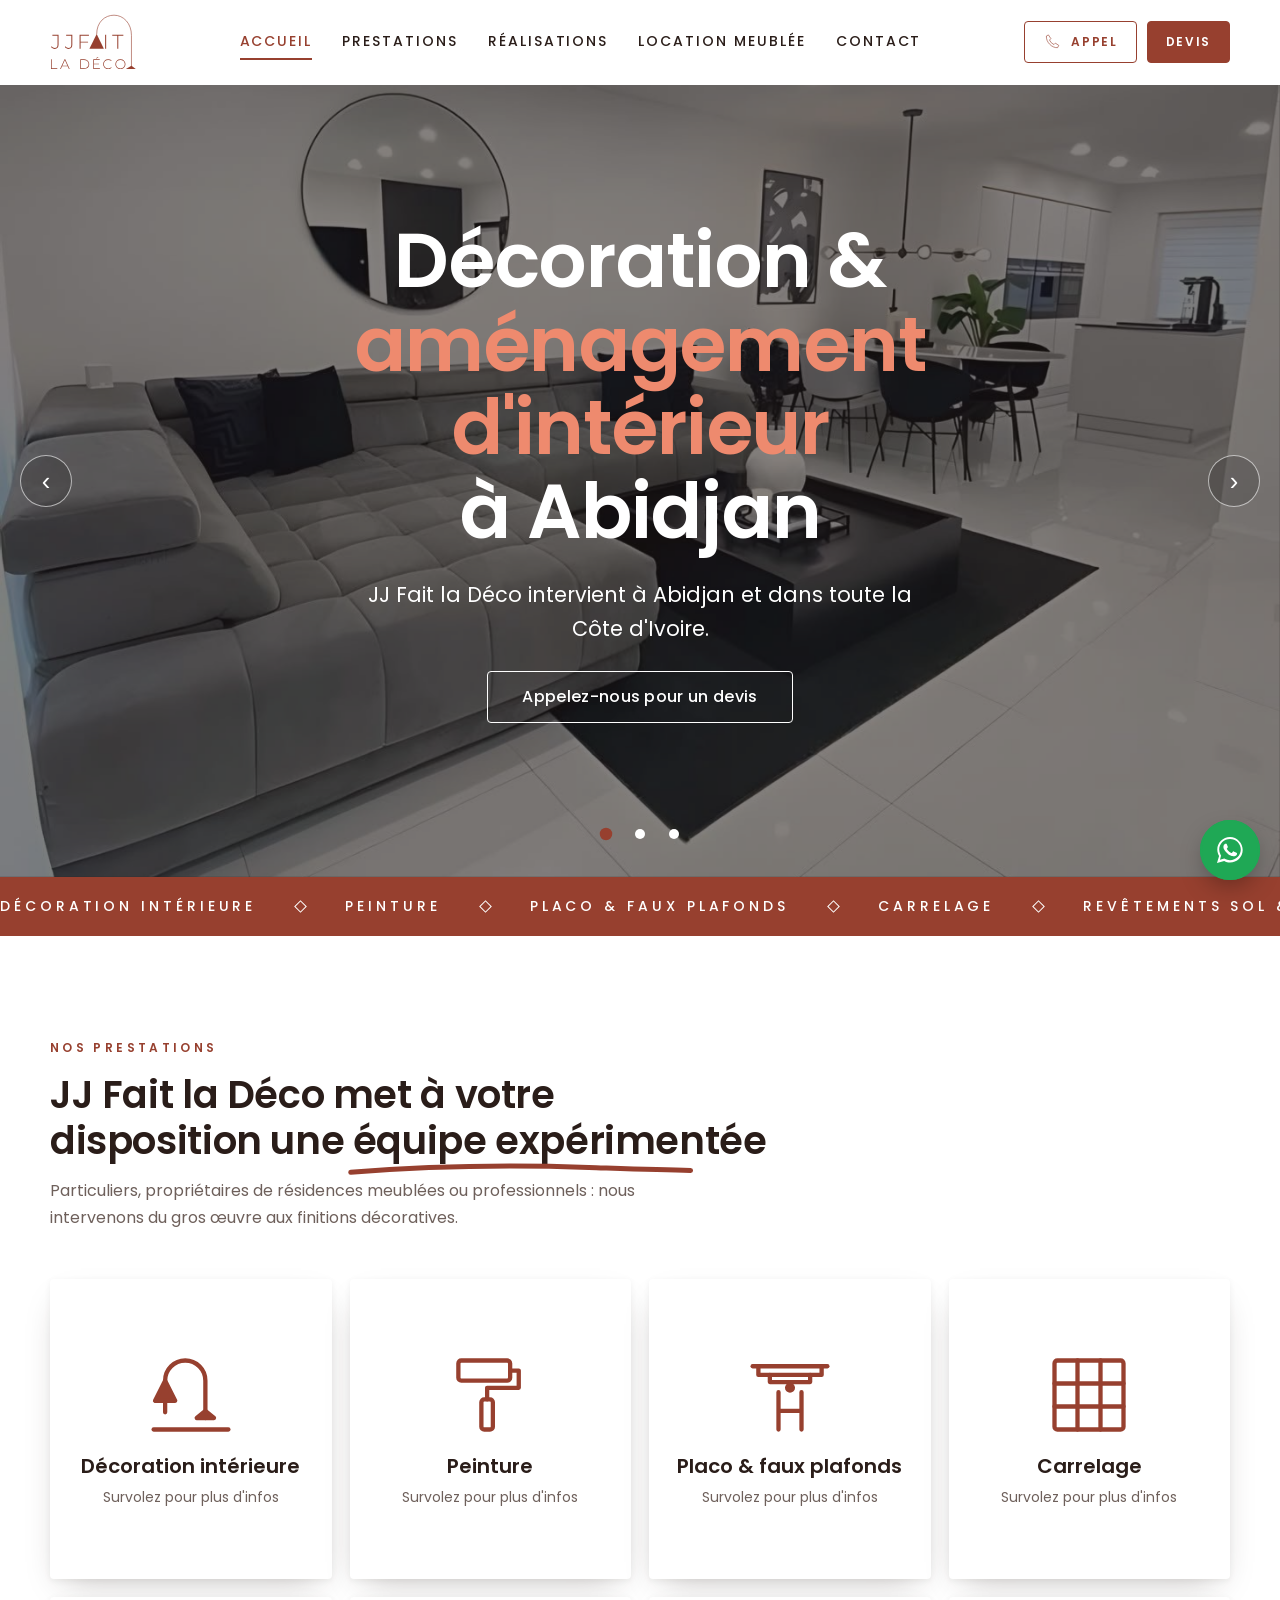
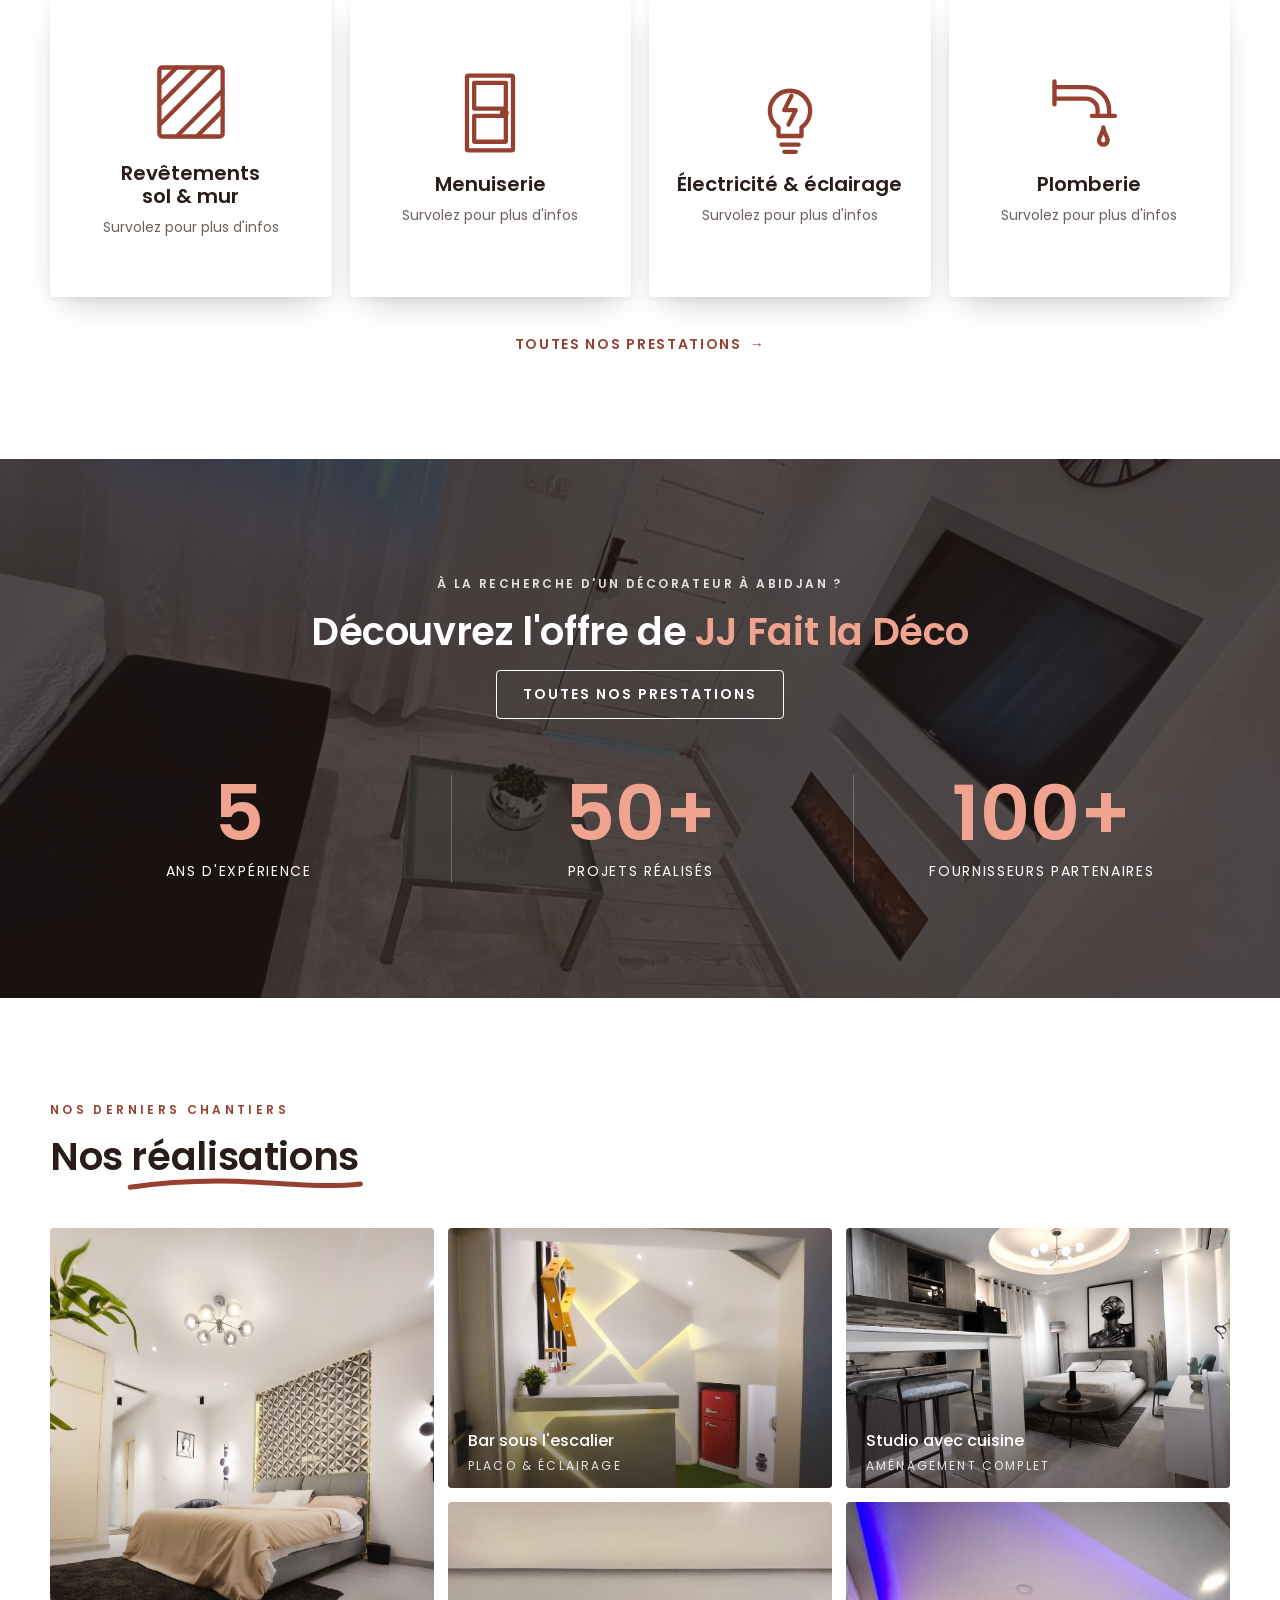
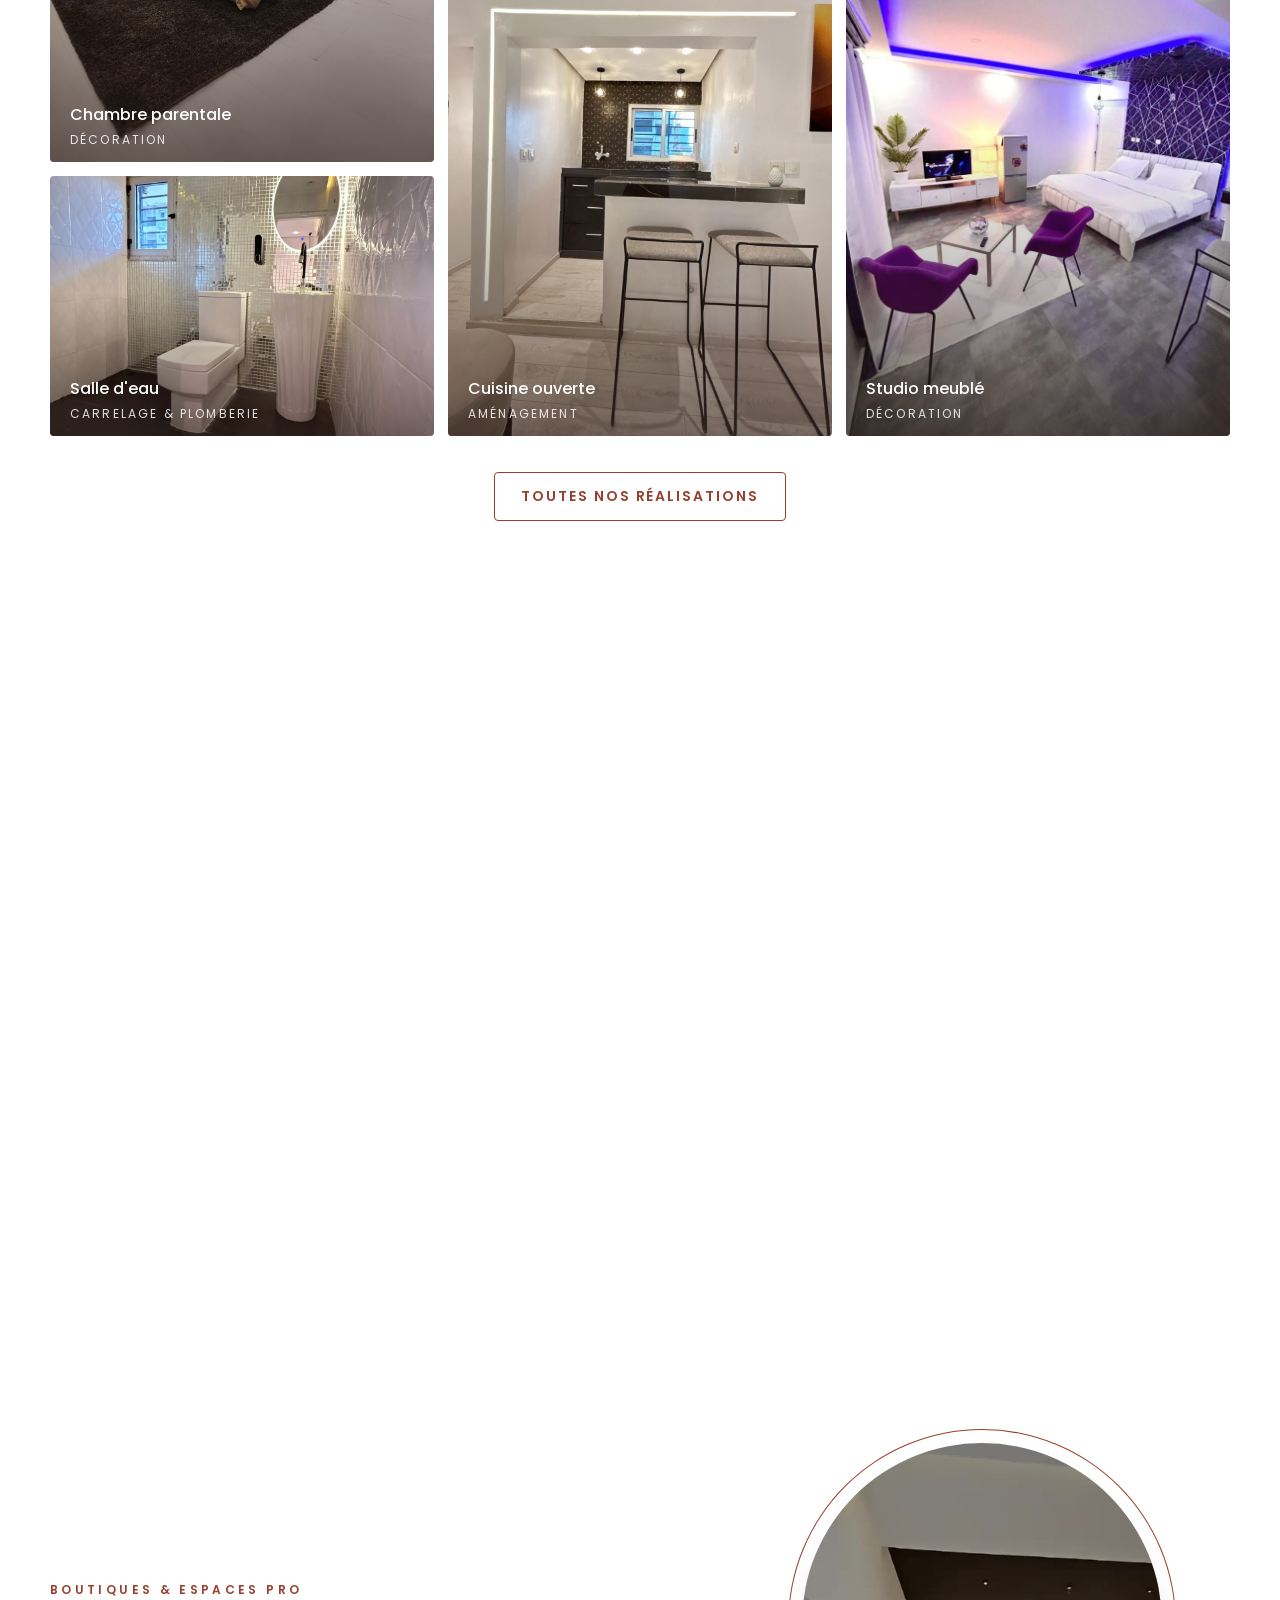
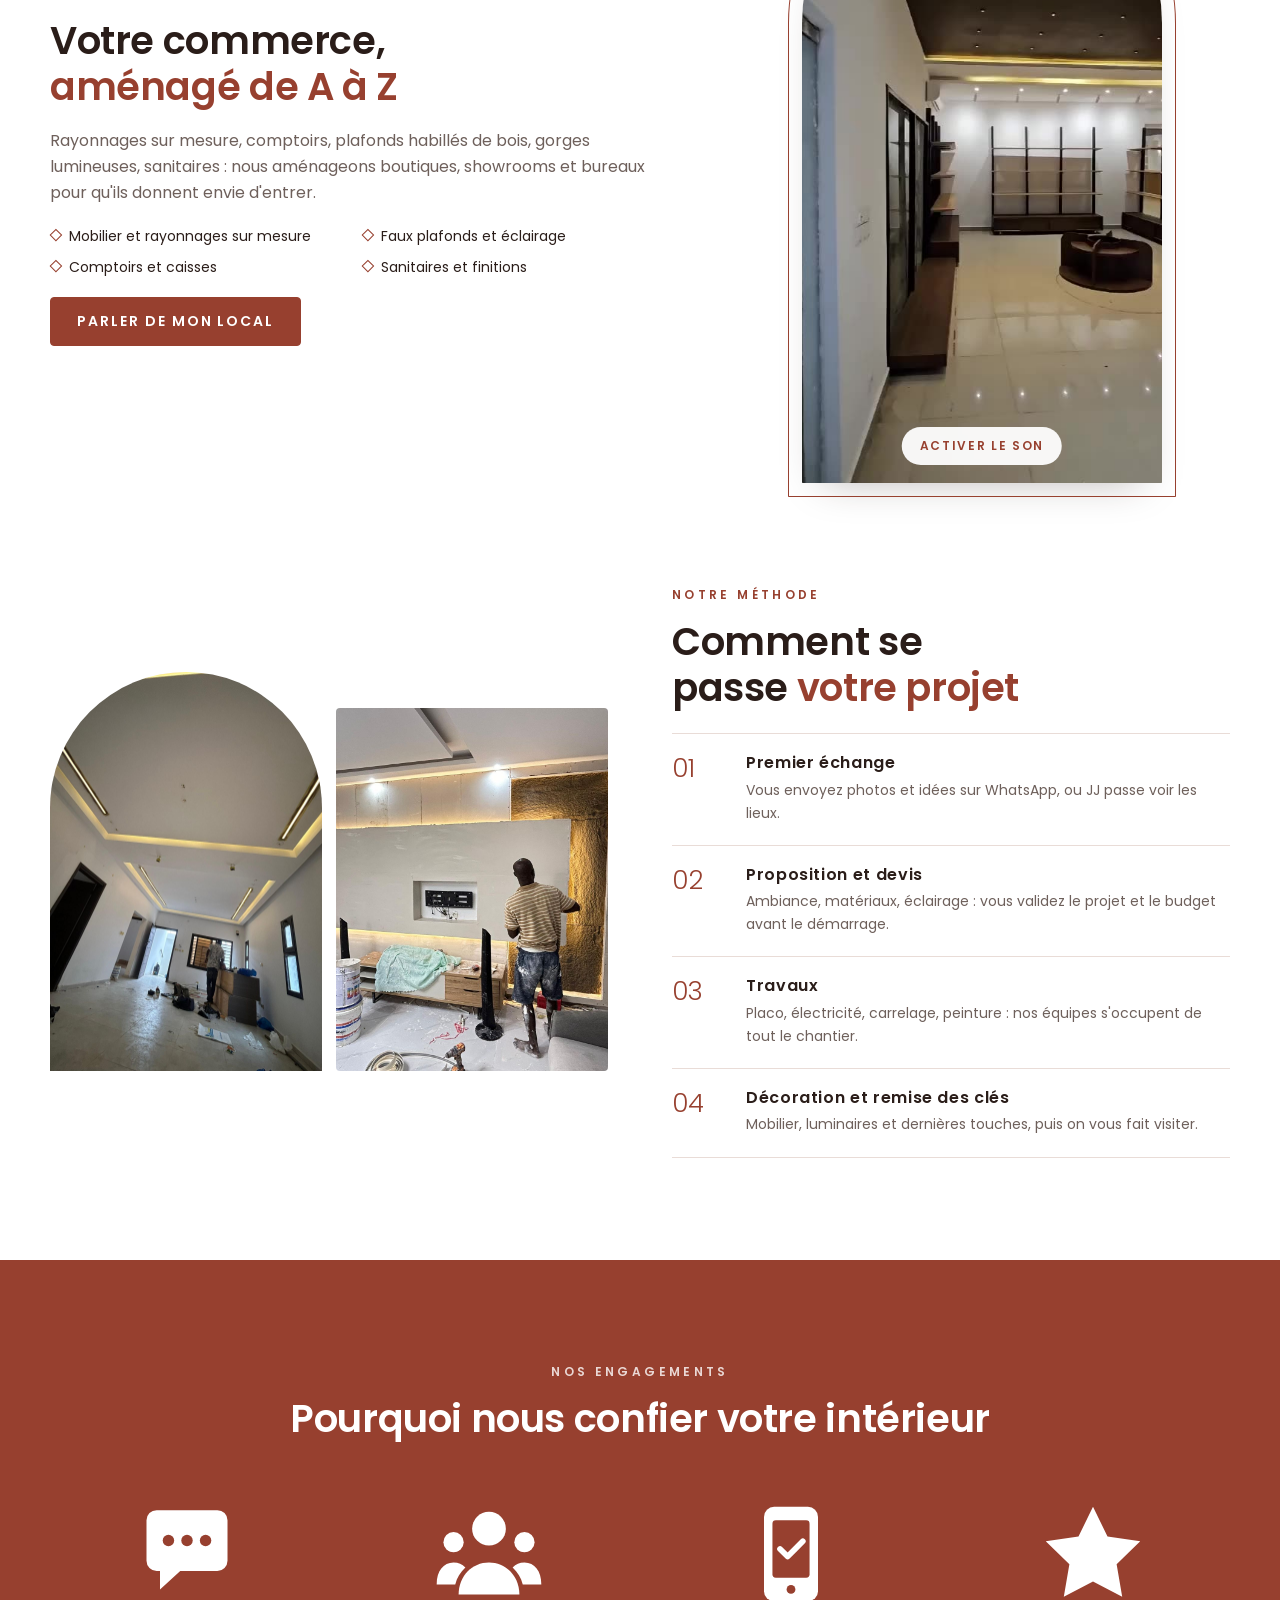
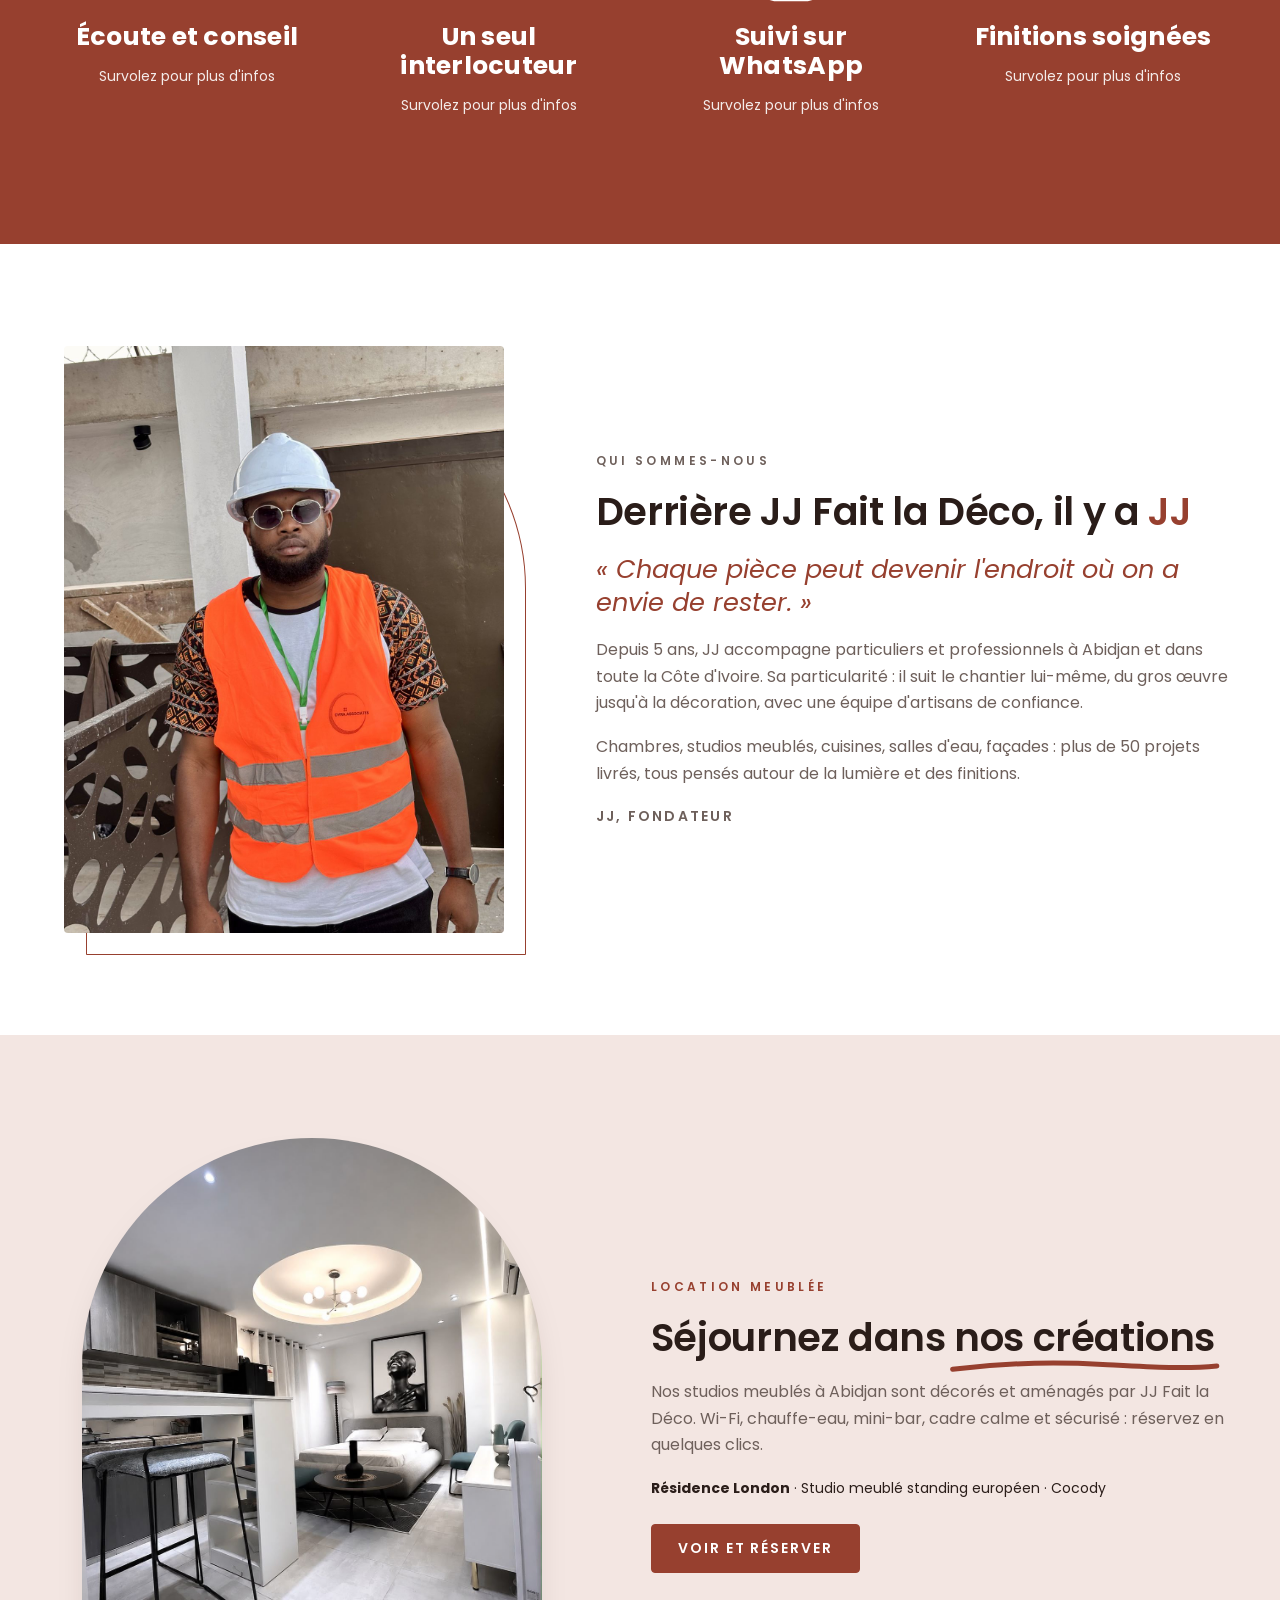
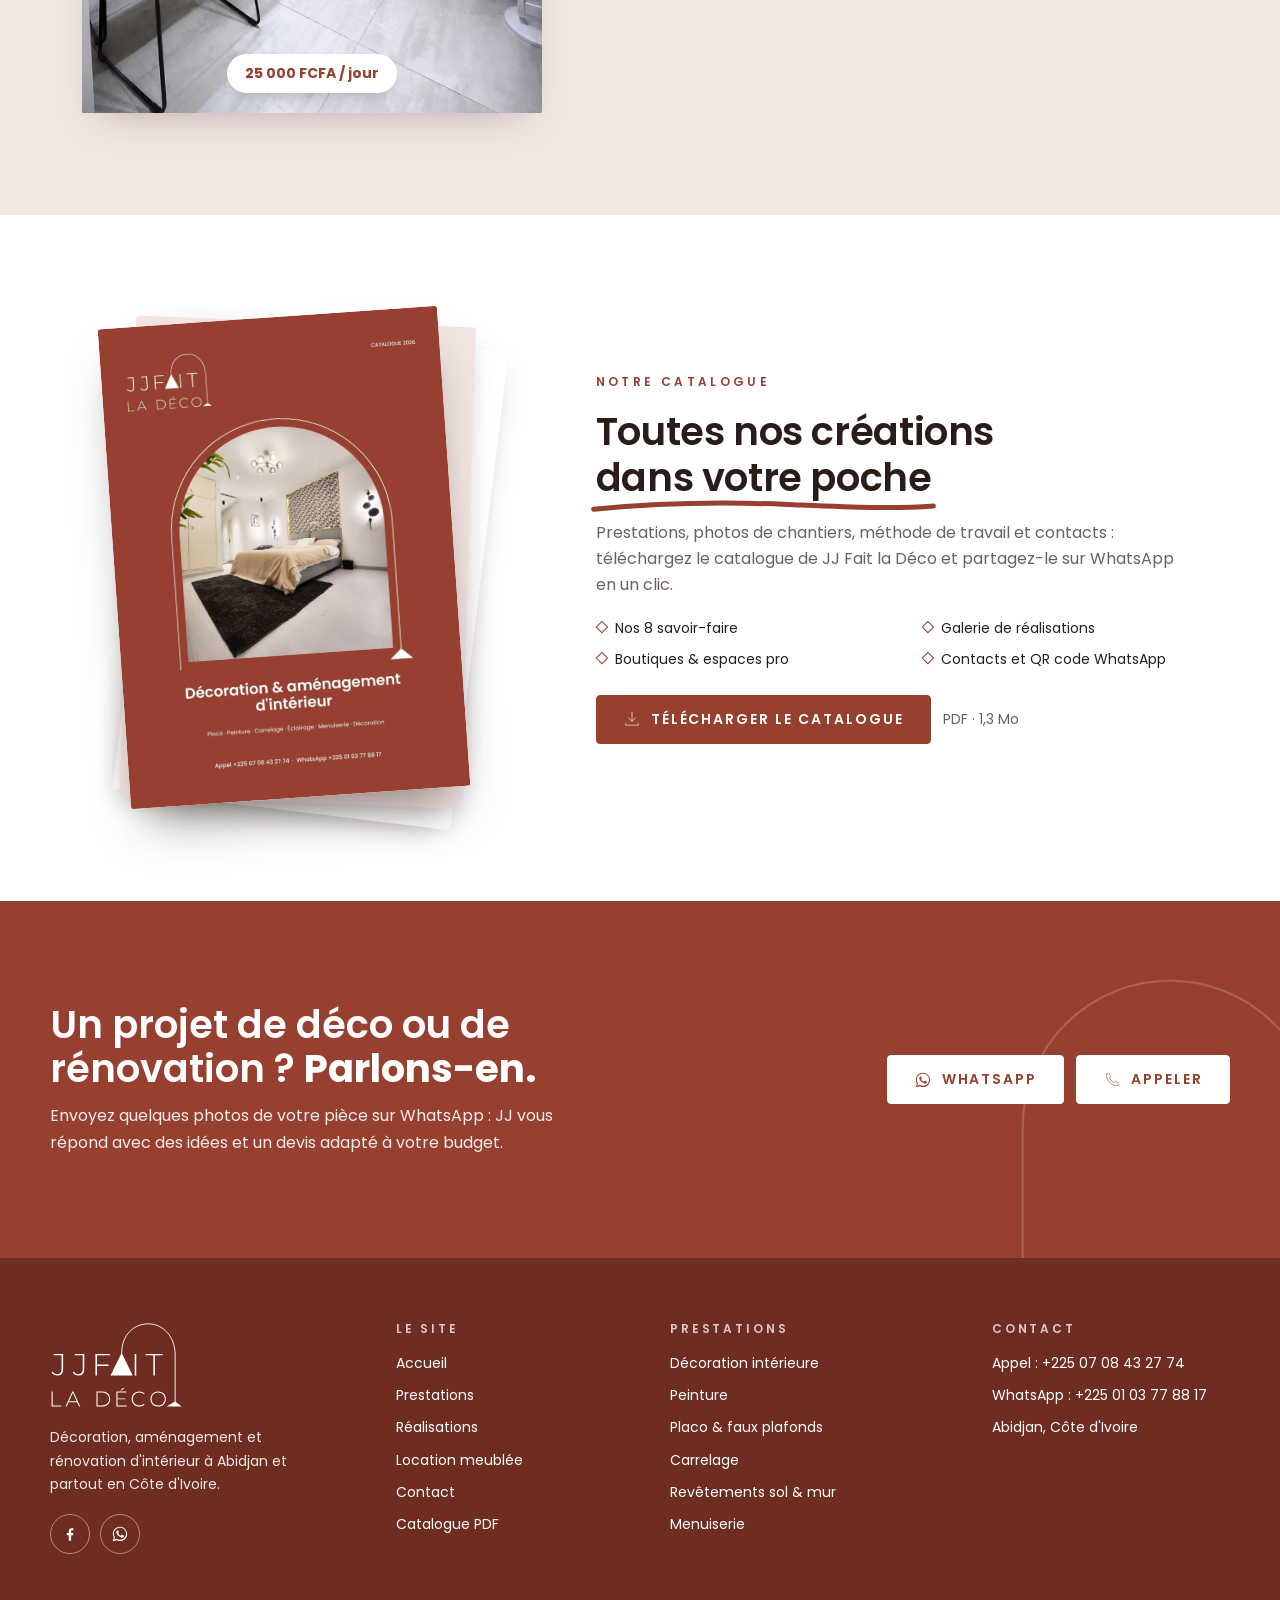
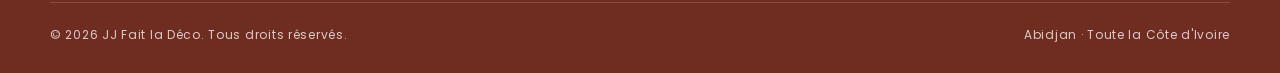
<file: index.html>
<!doctype html>
<html lang="fr">
<head>
<meta charset="utf-8">
<meta name="viewport" content="width=device-width, initial-scale=1, viewport-fit=cover">
<title>JJ Fait la Déco | Décorateur d'intérieur à Abidjan</title>
<meta name="claude:viewport-fit-sides" content="cover">
<meta name="description" content="JJ Fait la Déco : décoration, aménagement et rénovation d&#x27;intérieur à Abidjan et partout en Côte d&#x27;Ivoire. Placo, peinture, carrelage, éclairage. Devis sur WhatsApp.">
<meta property="og:title" content="JJ Fait la Déco | Décorateur d'intérieur à Abidjan">
<meta property="og:description" content="JJ Fait la Déco : décoration, aménagement et rénovation d&#x27;intérieur à Abidjan et partout en Côte d&#x27;Ivoire. Placo, peinture, carrelage, éclairage. Devis sur WhatsApp.">
<meta property="og:image" content="img/chambre-mur-3d.jpg">
<meta property="og:locale" content="fr_CI">
<meta name="theme-color" content="#97402F">
<link rel="icon" href="img/favicon.svg" type="image/svg+xml">
<link rel="preconnect" href="https://fonts.googleapis.com">
<link rel="preconnect" href="https://fonts.gstatic.com" crossorigin>
<link rel="stylesheet" href="https://fonts.googleapis.com/css2?family=Poppins:ital,wght@0,300;0,400;0,500;0,600;0,700;1,400&display=swap">
<link rel="stylesheet" href="css/style.css">
</head>
<body>
<a href="#contenu" style="position:absolute;left:-9999px" onfocus="this.style.left='12px'" onblur="this.style.left='-9999px'">Aller au contenu</a>
<header class="entete">
  <div class="conteneur">
    <a class="logo" href="index.html" aria-label="JJ Fait la Déco, accueil"><svg viewBox="140 290 1015 655" fill="currentColor" role="img" aria-label="JJ Fait la Déco"><path d="M195.57714285714286 698.1714285714286Q182.22285714285712 698.1714285714286 170.62571428571425 691.9628571428572Q159.0285714285714 685.7542857142857 152.0 674.7428571428571L159.26285714285714 666.7771428571428Q166.05714285714285 676.8514285714285 175.31142857142856 682.1228571428571Q184.56571428571428 687.3942857142857 195.57714285714286 687.3942857142857Q228.14285714285714 687.3942857142857 228.14285714285714 648.7371428571429V543.7771428571428H167.69714285714284V533.0H240.09142857142857V648.7371428571429Q240.09142857142857 673.3371428571429 228.84571428571428 685.7542857142857Q217.6 698.1714285714286 195.57714285714286 698.1714285714286Z M356.57714285714286 698.1714285714286Q343.22285714285715 698.1714285714286 331.62571428571425 691.9628571428572Q320.0285714285714 685.7542857142857 313.0 674.7428571428571L320.2628571428571 666.7771428571428Q327.0571428571428 676.8514285714285 336.31142857142856 682.1228571428571Q345.5657142857143 687.3942857142857 356.57714285714286 687.3942857142857Q389.1428571428571 687.3942857142857 389.1428571428571 648.7371428571429V543.7771428571428H328.69714285714286V533.0H401.09142857142854V648.7371428571429Q401.09142857142854 673.3371428571429 389.8457142857143 685.7542857142857Q378.6 698.1714285714286 356.57714285714286 698.1714285714286Z M496.54285714285714 613.8285714285714H585.3371428571428V624.6057142857143H496.54285714285714ZM497.9485714285714 697.0H486.0V533.0H595.6457142857142V543.7771428571428H497.9485714285714Z M785.0 697.0V533.0H796.9485714285714V697.0Z M927.0400000000001 697.0V543.7771428571428H868.0V533.0H998.0285714285715V543.7771428571428H938.9885714285715V697.0Z M152.0 933.0V820.0H160.23285714285714V925.5742857142857H225.28857142857143V933.0Z M258.0 933.0 309.97999999999996 820.0H318.2128571428571L370.1928571428571 933.0H361.3142857142857L312.23999999999995 825.1657142857143H315.7914285714285L266.87857142857143 933.0ZM277.0485714285714 901.1985714285714 279.79285714285714 894.2571428571429H347.43142857142857L350.17571428571426 901.1985714285714Z M494.0 933.0V820.0H538.7157142857143Q556.6342857142857 820.0 570.1942857142858 827.2642857142857Q583.7542857142857 834.5285714285715 591.2607142857144 847.2814285714286Q598.7671428571429 860.0342857142857 598.7671428571429 876.5Q598.7671428571429 892.9657142857143 591.2607142857144 905.7185714285714Q583.7542857142857 918.4714285714285 570.1942857142858 925.7357142857143Q556.6342857142857 933.0 538.7157142857143 933.0ZM502.23285714285714 925.5742857142857H538.07Q554.0514285714286 925.5742857142857 565.8357142857143 919.2785714285715Q577.62 912.9828571428571 584.0771428571429 901.925Q590.5342857142857 890.8671428571429 590.5342857142857 876.5Q590.5342857142857 862.1328571428571 584.0771428571429 851.075Q577.62 840.0171428571429 565.8357142857143 833.7214285714285Q554.0514285714286 827.4257142857143 538.07 827.4257142857143H502.23285714285714Z M653.2642857142857 871.98H714.4457142857143V879.2442857142858H653.2642857142857ZM654.2328571428571 925.5742857142857H723.97V933.0H646.0V820.0H721.5485714285714V827.4257142857143H654.2328571428571ZM674.7342857142858 810.7985714285714 697.1728571428572 791.75H708.7957142857143L683.4514285714286 810.7985714285714Z M820.5985714285715 933.8071428571428Q808.0071428571429 933.8071428571428 797.2721428571429 929.5292857142857Q786.537142857143 925.2514285714286 778.6271428571429 917.5028571428572Q770.7171428571429 909.7542857142857 766.3585714285714 899.3421428571428Q762.0 888.93 762.0 876.5Q762.0 864.07 766.3585714285714 853.6578571428572Q770.7171428571429 843.2457142857143 778.7078571428572 835.4971428571429Q786.6985714285714 827.7485714285715 797.3528571428571 823.4707142857144Q808.0071428571429 819.1928571428572 820.5985714285715 819.1928571428572Q832.5442857142857 819.1928571428572 842.9564285714287 823.0671428571429Q853.3685714285715 826.9414285714286 860.7942857142857 834.8514285714285L855.6285714285715 840.1785714285714Q848.3642857142858 833.0757142857143 839.5664285714286 829.9278571428572Q830.7685714285715 826.78 820.9214285714286 826.78Q810.1057142857144 826.78 800.8235714285715 830.4928571428571Q791.5414285714286 834.2057142857143 784.6807142857143 840.9857142857143Q777.82 847.7657142857142 774.0264285714286 856.8057142857142Q770.2328571428571 865.8457142857143 770.2328571428571 876.5Q770.2328571428571 887.1542857142857 774.0264285714286 896.1942857142858Q777.82 905.2342857142858 784.6807142857143 912.0142857142857Q791.5414285714286 918.7942857142857 800.8235714285715 922.5071428571429Q810.1057142857144 926.22 820.9214285714286 926.22Q830.7685714285715 926.22 839.5664285714286 923.0721428571428Q848.3642857142858 919.9242857142857 855.6285714285715 912.66L860.7942857142857 917.9871428571429Q853.3685714285715 925.8971428571429 842.9564285714287 929.8521428571428Q832.5442857142857 933.8071428571428 820.5985714285715 933.8071428571428Z M963.76 933.8071428571428Q951.1685714285715 933.8071428571428 940.4335714285714 929.5292857142857Q929.6985714285714 925.2514285714286 921.7078571428572 917.422142857143Q913.7171428571429 909.5928571428572 909.3585714285714 899.1807142857143Q905.0 888.7685714285715 905.0 876.5Q905.0 864.2314285714285 909.3585714285714 853.8192857142857Q913.7171428571429 843.4071428571428 921.7078571428572 835.5778571428572Q929.6985714285714 827.7485714285715 940.4335714285714 823.4707142857144Q951.1685714285715 819.1928571428572 963.76 819.1928571428572Q976.3514285714286 819.1928571428572 987.0864285714287 823.4707142857144Q997.8214285714287 827.7485714285715 1005.7314285714286 835.4971428571429Q1013.6414285714286 843.2457142857143 1018.0807142857143 853.6578571428572Q1022.5200000000001 864.07 1022.5200000000001 876.5Q1022.5200000000001 888.93 1018.0807142857143 899.3421428571428Q1013.6414285714286 909.7542857142857 1005.7314285714286 917.5028571428572Q997.8214285714287 925.2514285714286 987.0864285714287 929.5292857142857Q976.3514285714286 933.8071428571428 963.76 933.8071428571428ZM963.76 926.22Q974.5757142857143 926.22 983.777142857143 922.5071428571429Q992.9785714285715 918.7942857142857 999.7585714285715 912.0142857142857Q1006.5385714285715 905.2342857142858 1010.3321428571429 896.1942857142858Q1014.1257142857144 887.1542857142857 1014.1257142857144 876.5Q1014.1257142857144 865.6842857142857 1010.3321428571429 856.7249999999999Q1006.5385714285715 847.7657142857142 999.7585714285715 840.9857142857143Q992.9785714285715 834.2057142857143 983.777142857143 830.4928571428571Q974.5757142857143 826.78 963.76 826.78Q952.9442857142858 826.78 943.7428571428572 830.4928571428571Q934.5414285714286 834.2057142857143 927.6807142857143 840.9857142857143Q920.82 847.7657142857142 917.0264285714286 856.7249999999999Q913.2328571428571 865.6842857142857 913.2328571428571 876.5Q913.2328571428571 887.1542857142857 917.0264285714286 896.1942857142858Q920.82 905.2342857142858 927.6807142857143 912.0142857142857Q934.5414285714286 918.7942857142857 943.7428571428572 922.5071428571429Q952.9442857142858 926.22 963.76 926.22Z"/><path d="M686 525 L770 697 L601 697 Z"/><path d="M1093 895 L1143 933 L1027 933 Z"/><path d="M686 528 C686 385 780 304 889 304 C1000 304 1093 400 1093 540 L1093 900" fill="none" stroke="currentColor" stroke-width="7"/></svg></a>
    <nav class="nav" id="menu" aria-label="Menu principal"><a href="index.html" aria-current="page">Accueil</a><a href="prestations.html">Prestations</a><a href="realisations.html">Réalisations</a><a href="location.html">Location meublée</a><a href="contact.html">Contact</a></nav>
    <div class="actions-entete">
      <a class="btn btn-contour" href="tel:+2250708432774"><svg class="" viewBox="0 0 64 64" fill="none" stroke="currentColor" stroke-width="2.2" stroke-linecap="round" stroke-linejoin="round" aria-hidden="true"><path d="M20 8l8 12-5 5a30 30 0 0 0 16 16l5-5 12 8-4 8c-20 2-42-20-40-40z"/></svg> Appel</a>
      <a class="btn btn-plein" href="contact.html">Devis</a>
      <button class="burger" aria-label="Ouvrir le menu" aria-controls="menu" aria-expanded="false"><span></span><span></span><span></span></button>
    </div>
  </div>
</header>
<main id="contenu">

<section class="diaporama" aria-roledescription="carrousel" aria-label="Présentation de JJ Fait la Déco">
    <div class="diapo active">
      <img class="diapo-fond" src="img/couverture-inspiration.jpg" alt="" style="object-position:center 62%" fetchpriority="high">
      <div class="diapo-texte">
        <h1 class="diapo-titre">Décoration &amp; <em>aménagement d'intérieur</em> à Abidjan</h1>
        <p class="diapo-sous">JJ Fait la Déco intervient à Abidjan et dans toute la Côte d'Ivoire.</p>
        <a class="btn btn-blanc-contour" href="tel:+2250708432774">Appelez-nous pour un devis</a>
      </div>
    </div><div class="diapo" aria-hidden="true">
      <img class="diapo-fond" src="img/chambre-mur-3d.jpg" alt="" style="object-position:center 55%" loading="lazy">
      <div class="diapo-texte">
        <p class="diapo-titre">JJ <em>Fait la Déco</em></p>
        <p class="diapo-sous">Votre décorateur pour tous vos travaux d'aménagement : placo, peinture, carrelage, éclairage et décoration.</p>
        <a class="btn btn-blanc-contour" href="contact.html">Demandez un devis</a>
      </div>
    </div><div class="diapo" aria-hidden="true">
      <img class="diapo-fond" src="img/bar-sous-escalier.jpg" alt="" style="object-position:center 50%" loading="lazy">
      <div class="diapo-texte">
        <p class="diapo-titre">Donnez vie à vos projets <em>de décoration</em></p>
        <p class="diapo-sous">Des intérieurs modernes, lumineux et à votre image ? Vous êtes au bon endroit !</p>
        <a class="btn btn-blanc-contour" href="realisations.html">Voir nos réalisations</a>
      </div>
    </div>
    <button type="button" class="diapo-fleche prec" aria-label="Diapositive précédente">‹</button>
    <button type="button" class="diapo-fleche suiv" aria-label="Diapositive suivante">›</button>
    <div class="diapo-points"><button type="button" aria-label="Diapositive 1" aria-current="true"></button><button type="button" aria-label="Diapositive 2"></button><button type="button" aria-label="Diapositive 3"></button></div>
</section>

<div class="bandeau" aria-hidden="true"><div class="bandeau-piste"><span>Décoration intérieure</span><span>Peinture</span><span>Placo & faux plafonds</span><span>Carrelage</span><span>Revêtements sol & mur</span><span>Menuiserie</span><span>Électricité & éclairage</span><span>Plomberie</span><span>Décoration intérieure</span><span>Peinture</span><span>Placo & faux plafonds</span><span>Carrelage</span><span>Revêtements sol & mur</span><span>Menuiserie</span><span>Électricité & éclairage</span><span>Plomberie</span></div></div>

<section id="prestations">
  <div class="conteneur">
    <div class="entete-section revele">
      <p class="surtitre">Nos prestations</p>
      <h2 class="titre-section">JJ Fait la Déco met à votre disposition une <span class="souligne">équipe expérimentée<svg viewBox="0 0 300 20" preserveAspectRatio="none" aria-hidden="true"><path d="M4 14C60 6 120 5 170 8s90 6 126 2"/></svg></span></h2>
      <p class="chapeau">Particuliers, propriétaires de résidences meublées ou professionnels : nous intervenons du gros œuvre aux finitions décoratives.</p>
    </div>
    <div class="grille-prestations"><div class="carte-presta revele" tabindex="0">
  <div class="carte-face"><svg class="icone" viewBox="0 0 64 64" fill="none" stroke="currentColor" stroke-width="2.2" stroke-linecap="round" stroke-linejoin="round" aria-hidden="true"><path d="M14 44V22a14 14 0 0 1 28 0v26"/><path d="M14 22l-7 14h14z" fill="currentColor"/><path d="M36 48h12l-6-5z" fill="currentColor"/><path d="M6 56h52"/></svg><h3>Décoration intérieure</h3><small><span class="indic-survol">Survolez pour plus d'infos</span><span class="indic-tactile">Touchez pour plus d'infos</span></small></div>
  <div class="carte-detail"><h3>Décoration intérieure</h3><p>Couleurs, mobilier, luminaires et accessoires : nous composons une ambiance qui vous ressemble, de la chambre au salon.</p><a class="btn btn-blanc-contour" href="prestations.html#decoration">En savoir plus</a></div>
</div><div class="carte-presta revele d1" tabindex="0">
  <div class="carte-face"><svg class="icone" viewBox="0 0 64 64" fill="none" stroke="currentColor" stroke-width="2.2" stroke-linecap="round" stroke-linejoin="round" aria-hidden="true"><rect x="10" y="8" width="36" height="14" rx="2"/><path d="M46 15h6v12H30v8"/><rect x="26" y="35" width="8" height="21" rx="2"/></svg><h3>Peinture</h3><small><span class="indic-survol">Survolez pour plus d'infos</span><span class="indic-tactile">Touchez pour plus d'infos</span></small></div>
  <div class="carte-detail"><h3>Peinture</h3><p>Peinture intérieure et extérieure, enduits et finitions décoratives, avec une préparation soignée des supports.</p><a class="btn btn-blanc-contour" href="prestations.html#peinture">En savoir plus</a></div>
</div><div class="carte-presta revele d2" tabindex="0">
  <div class="carte-face"><svg class="icone" viewBox="0 0 64 64" fill="none" stroke="currentColor" stroke-width="2.2" stroke-linecap="round" stroke-linejoin="round" aria-hidden="true"><path d="M6 12h52"/><path d="M10 12v6h44v-6"/><path d="M18 18v5h28v-5"/><path d="M24 30v26M40 30v26M24 43h16"/><circle cx="32" cy="27" r="2" fill="currentColor"/></svg><h3>Placo & faux plafonds</h3><small><span class="indic-survol">Survolez pour plus d'infos</span><span class="indic-tactile">Touchez pour plus d'infos</span></small></div>
  <div class="carte-detail"><h3>Placo & faux plafonds</h3><p>Faux plafonds suspendus, corniches lumineuses, niches TV et cloisons en plaques de plâtre.</p><a class="btn btn-blanc-contour" href="prestations.html#placo">En savoir plus</a></div>
</div><div class="carte-presta revele d3" tabindex="0">
  <div class="carte-face"><svg class="icone" viewBox="0 0 64 64" fill="none" stroke="currentColor" stroke-width="2.2" stroke-linecap="round" stroke-linejoin="round" aria-hidden="true"><rect x="8" y="8" width="48" height="48" rx="2"/><path d="M8 24h48M8 40h48M24 8v48M40 8v48"/></svg><h3>Carrelage</h3><small><span class="indic-survol">Survolez pour plus d'infos</span><span class="indic-tactile">Touchez pour plus d'infos</span></small></div>
  <div class="carte-detail"><h3>Carrelage</h3><p>Pose de carrelage au sol et au mur, faïence de salle d'eau, mosaïque et grands formats.</p><a class="btn btn-blanc-contour" href="prestations.html#carrelage">En savoir plus</a></div>
</div><div class="carte-presta revele" tabindex="0">
  <div class="carte-face"><svg class="icone" viewBox="0 0 64 64" fill="none" stroke="currentColor" stroke-width="2.2" stroke-linecap="round" stroke-linejoin="round" aria-hidden="true"><rect x="10" y="8" width="44" height="48" rx="2"/><path d="M10 20l12-12M10 34l26-26M10 48l40-40M22 56l32-32M36 56l18-18"/></svg><h3>Revêtements sol & mur</h3><small><span class="indic-survol">Survolez pour plus d'infos</span><span class="indic-tactile">Touchez pour plus d'infos</span></small></div>
  <div class="carte-detail"><h3>Revêtements sol & mur</h3><p>Parquet, papier peint, panneaux 3D et tasseaux décoratifs pour habiller vos murs et vos sols.</p><a class="btn btn-blanc-contour" href="prestations.html#revetements">En savoir plus</a></div>
</div><div class="carte-presta revele d1" tabindex="0">
  <div class="carte-face"><svg class="icone" viewBox="0 0 64 64" fill="none" stroke="currentColor" stroke-width="2.2" stroke-linecap="round" stroke-linejoin="round" aria-hidden="true"><rect x="16" y="6" width="32" height="52" rx="1"/><rect x="21" y="11" width="22" height="18"/><rect x="21" y="34" width="22" height="18"/><circle cx="42" cy="32" r="1.6" fill="currentColor"/></svg><h3>Menuiserie</h3><small><span class="indic-survol">Survolez pour plus d'infos</span><span class="indic-tactile">Touchez pour plus d'infos</span></small></div>
  <div class="carte-detail"><h3>Menuiserie</h3><p>Portes, placards, étagères, plafonds et habillages bois réalisés sur mesure.</p><a class="btn btn-blanc-contour" href="prestations.html#menuiserie">En savoir plus</a></div>
</div><div class="carte-presta revele d2" tabindex="0">
  <div class="carte-face"><svg class="icone" viewBox="0 0 64 64" fill="none" stroke="currentColor" stroke-width="2.2" stroke-linecap="round" stroke-linejoin="round" aria-hidden="true"><path d="M24 42a14 14 0 1 1 16 0v6H24z"/><path d="M26 54h12M28 59h8"/><path d="M33 20l-5 10h8l-5 10"/></svg><h3>Électricité & éclairage</h3><small><span class="indic-survol">Survolez pour plus d'infos</span><span class="indic-tactile">Touchez pour plus d'infos</span></small></div>
  <div class="carte-detail"><h3>Électricité & éclairage</h3><p>Installation des prises, interrupteurs, spots encastrés, rubans LED et luminaires.</p><a class="btn btn-blanc-contour" href="prestations.html#electricite">En savoir plus</a></div>
</div><div class="carte-presta revele d3" tabindex="0">
  <div class="carte-face"><svg class="icone" viewBox="0 0 64 64" fill="none" stroke="currentColor" stroke-width="2.2" stroke-linecap="round" stroke-linejoin="round" aria-hidden="true"><path d="M8 22h22a8 8 0 0 1 8 8v4"/><path d="M8 14h22a16 16 0 0 1 16 16v4"/><path d="M34 34h16"/><path d="M42 42c0 4-3 6-3 9a3 3 0 0 0 6 0c0-3-3-5-3-9z"/><path d="M8 10v16"/></svg><h3>Plomberie</h3><small><span class="indic-survol">Survolez pour plus d'infos</span><span class="indic-tactile">Touchez pour plus d'infos</span></small></div>
  <div class="carte-detail"><h3>Plomberie</h3><p>Installation et rénovation de salles d'eau, cuisines et WC : sanitaires, robinetterie, évacuations.</p><a class="btn btn-blanc-contour" href="prestations.html#plomberie">En savoir plus</a></div>
</div></div>
    <div class="bas-section"><a class="lien-fleche" href="prestations.html">Toutes nos prestations</a></div>
  </div>
</section>

<section class="compteurs">
  <img class="parallaxe" src="img/salon-cheminee.jpg" alt="" loading="lazy">
  <div class="compteurs-voile"></div>
  <div class="conteneur">
    <div class="compteurs-tete revele">
      <p class="surtitre">À la recherche d'un décorateur à Abidjan ?</p>
      <h2>Découvrez l'offre de <em>JJ Fait la Déco</em></h2>
      <a class="btn btn-blanc-contour" href="prestations.html">Toutes nos prestations</a>
    </div>
    <div class="compteurs-grille">
      <div class="compteur"><b data-cible="5">5</b><span>Ans d'expérience</span></div>
      <div class="compteur"><b data-cible="50" data-suffixe="+">50+</b><span>Projets réalisés</span></div>
      <div class="compteur"><b data-cible="100" data-suffixe="+">100+</b><span>Fournisseurs partenaires</span></div>
    </div>
  </div>
</section>

<section>
  <div class="conteneur">
    <div class="entete-section revele">
      <p class="surtitre">Nos derniers chantiers</p>
      <h2 class="titre-section">Nos <span class="souligne">réalisations<svg viewBox="0 0 300 20" preserveAspectRatio="none" aria-hidden="true"><path d="M4 14C60 6 120 5 170 8s90 6 126 2"/></svg></span></h2>
    </div>
    <div class="grille-real">
      <button type="button" class="tuile revele" data-src="img/chambre-mur-3d.jpg" data-cat="chambres" aria-label="Agrandir : Chambre parentale"><img src="img/chambre-mur-3d.jpg" alt="Chambre avec mur 3D, lustre à globes et appliques" loading="lazy"><span class="legende"><b>Chambre parentale</b><span>Décoration</span></span></button><button type="button" class="tuile revele d1" data-src="img/bar-sous-escalier.jpg" data-cat="salons" aria-label="Agrandir : Bar sous l'escalier"><img src="img/bar-sous-escalier.jpg" alt="Bar en placo sous l'escalier avec LED et réfrigérateur rouge" loading="lazy"><span class="legende"><b>Bar sous l'escalier</b><span>Placo & éclairage</span></span></button><button type="button" class="tuile revele d2" data-src="img/studio-apres.jpg" data-cat="chambres salons" aria-label="Agrandir : Studio avec cuisine"><img src="img/studio-apres.jpg" alt="Studio meublé avec cuisine, faux plafond ovale lumineux et coin nuit" loading="lazy"><span class="legende"><b>Studio avec cuisine</b><span>Aménagement complet</span></span></button><button type="button" class="tuile revele" data-src="img/cuisine-comptoir.jpg" data-cat="salons" aria-label="Agrandir : Cuisine ouverte"><img src="img/cuisine-comptoir.jpg" alt="Cuisine avec comptoir en marbre noir et tabourets" loading="lazy"><span class="legende"><b>Cuisine ouverte</b><span>Aménagement</span></span></button><button type="button" class="tuile revele d1" data-src="img/studio-violet.jpg" data-cat="chambres" aria-label="Agrandir : Studio meublé"><img src="img/studio-violet.jpg" alt="Studio aux fauteuils violets et éclairage LED violet" loading="lazy"><span class="legende"><b>Studio meublé</b><span>Décoration</span></span></button><button type="button" class="tuile revele d2" data-src="img/salle-eau-mosaique.jpg" data-cat="salles-eau" aria-label="Agrandir : Salle d'eau"><img src="img/salle-eau-mosaique.jpg" alt="Salle d'eau en mosaïque miroir avec miroir rond lumineux" loading="lazy"><span class="legende"><b>Salle d'eau</b><span>Carrelage & plomberie</span></span></button>
    </div>
    <div class="bas-section"><a class="btn btn-contour" href="realisations.html">Toutes nos réalisations</a></div>
  </div>
</section>

<section style="padding-top:0">
  <div class="conteneur">
    <div class="avant-apres-bloc">
      <div class="texte revele">
        <p class="surtitre">Avant / après</p>
        <h2 class="titre-section">Du chantier au <em>résultat final</em></h2>
        <p class="chapeau">Faites glisser le curseur pour comparer chaque projet avant et après nos travaux.</p>
        <a class="lien-fleche" href="realisations.html">Voir d'autres chantiers</a>
      </div>
      <div class="revele d1"><div class="avant-apres">
        <div class="aa-onglets" role="group" aria-label="Choisir un projet"><button type="button" class="puce" aria-pressed="true" data-projet="0">Studio meublé</button><button type="button" class="puce" aria-pressed="false" data-projet="1">Façade de villa</button></div>
        <div class="aa-projet actif" data-projet="0">
          <p class="aa-nom">Studio meublé</p>
          <div class="comparateur" style="--pos:50%">
            <img class="avant" src="img/studio-avant.jpg" alt="Avant : studio vide aux murs nus, simple plafonnier et matelas au sol" style="object-position:center 52%" loading="lazy">
            <img class="apres" src="img/studio-apres.jpg" alt="Après : studio meublé avec bar, cuisine, faux plafond ovale lumineux et coin nuit" style="object-position:center 50%" loading="lazy">
            <span class="etiquette g">Avant</span><span class="etiquette d">Après</span>
            <input id="curseur-accueil-0" type="range" min="0" max="100" value="50" aria-label="Glisser pour comparer avant et après : Studio meublé">
            <span class="poignee"></span>
          </div>
          <p class="aa-texte">Faux plafond ovale à gorge LED, cuisine équipée, coin nuit et mobilier : ce studio est passé du chantier à un logement prêt à louer.</p>
        </div>
        <div class="aa-projet" data-projet="1">
          <p class="aa-nom">Façade de villa</p>
          <div class="comparateur" style="--pos:50%">
            <img class="avant" src="img/chantier-drone-perspective.jpg" alt="Avant : la villa en gros œuvre, sans toiture" style="object-position:center" loading="lazy">
            <img class="apres" src="img/facade-finie.jpg" alt="Après : la façade terminée avec portail et habillage bois" style="object-position:center" loading="lazy">
            <span class="etiquette g">Avant</span><span class="etiquette d">Après</span>
            <input id="curseur-accueil-1" type="range" min="0" max="100" value="50" aria-label="Glisser pour comparer avant et après : Façade de villa">
            <span class="poignee"></span>
          </div>
          <p class="aa-texte">Cette villa est passée du gros œuvre à une façade soignée : portail, habillage bois, enduits et éclairage extérieur.</p>
        </div>
      </div></div>
    </div>
  </div>
</section>

<section class="boutique">
  <div class="conteneur">
    <div class="boutique-bloc">
      <div class="boutique-texte revele">
        <p class="surtitre">Boutiques & espaces pro</p>
        <h2 class="titre-section">Votre commerce, <em>aménagé de A à Z</em></h2>
        <p class="chapeau">Rayonnages sur mesure, comptoirs, plafonds habillés de bois, gorges lumineuses, sanitaires : nous aménageons boutiques, showrooms et bureaux pour qu'ils donnent envie d'entrer.</p>
        <ul class="liste-coches"><li>Mobilier et rayonnages sur mesure</li><li>Faux plafonds et éclairage</li><li>Comptoirs et caisses</li><li>Sanitaires et finitions</li></ul>
        <div><a class="btn btn-plein" href="contact.html">Parler de mon local</a></div>
      </div>
      <div class="video-arche revele d1">
        <video id="video-boutique" src="img/boutique-amenagement.mp4" poster="img/boutique-amenagement-poster.jpg" autoplay muted loop playsinline preload="metadata" aria-label="Visite vidéo d'une boutique aménagée par JJ Fait la Déco"></video>
        <button type="button" class="btn-son" aria-pressed="false" aria-controls="video-boutique"><span class="son-off">Activer le son</span><span class="son-on">Couper le son</span></button>
      </div>
    </div>
  </div>
</section>

<section style="padding-top:0">
  <div class="conteneur">
    <div class="etapes-bloc">
      <div class="etapes-photos revele">
        <img src="img/double-faux-plafond-led.jpg" alt="Double faux plafond avec gorges LED en fin de chantier" loading="lazy">
        <img src="img/mur-tv-placo-chantier.jpg" alt="Mur TV en placo avec LED en cours de pose" loading="lazy">
      </div>
      <div class="revele d1" style="display:grid;gap:22px;min-width:0">
        <div class="entete-section" style="margin:0">
          <p class="surtitre">Notre méthode</p>
          <h2 class="titre-section">Comment se passe <em>votre projet</em></h2>
        </div>
        <ol class="etapes">
          <li><h3>Premier échange</h3><p>Vous envoyez photos et idées sur WhatsApp, ou JJ passe voir les lieux.</p></li>
          <li><h3>Proposition et devis</h3><p>Ambiance, matériaux, éclairage : vous validez le projet et le budget avant le démarrage.</p></li>
          <li><h3>Travaux</h3><p>Placo, électricité, carrelage, peinture : nos équipes s'occupent de tout le chantier.</p></li>
          <li><h3>Décoration et remise des clés</h3><p>Mobilier, luminaires et dernières touches, puis on vous fait visiter.</p></li>
        </ol>
      </div>
    </div>
  </div>
</section>

<section class="engagements">
  <div class="conteneur">
    <div class="entete-section centre revele">
      <p class="surtitre">Nos engagements</p>
      <h2 class="titre-section">Pourquoi nous confier votre intérieur</h2>
    </div>
    <div class="grille-engagements">
      <div class="engagement revele" tabindex="0">
        <svg class="icone-pleine" viewBox="0 0 64 64" fill="#fff" aria-hidden="true"><path d="M8 12a6 6 0 0 1 6-6h36a6 6 0 0 1 6 6v24a6 6 0 0 1-6 6H28l-12 11v-11h-2a6 6 0 0 1-6-6z"/><circle cx="21" cy="24" r="3.4" fill="var(--terracotta)"/><circle cx="32" cy="24" r="3.4" fill="var(--terracotta)"/><circle cx="43" cy="24" r="3.4" fill="var(--terracotta)"/></svg><h3>Écoute et conseil</h3>
        <small><span class="indic-survol">Survolez pour plus d'infos</span><span class="indic-tactile">Touchez pour plus d'infos</span></small>
        <p>On part de vos goûts, de votre façon de vivre et de votre budget avant de proposer quoi que ce soit.</p>
      </div><div class="engagement revele d1" tabindex="0">
        <svg class="icone-pleine" viewBox="0 0 64 64" fill="#fff" aria-hidden="true"><circle cx="32" cy="17" r="10"/><path d="M14 56c0-11 8-19 18-19s18 8 18 19z"/><circle cx="11" cy="25" r="6"/><circle cx="53" cy="25" r="6"/><path d="M1 50c0-8 4-13 10-13 3 0 5 1 7 3-3 3-5 6-6 10z"/><path d="M63 50c0-8-4-13-10-13-3 0-5 1-7 3 3 3 5 6 6 10z"/></svg><h3>Un seul interlocuteur</h3>
        <small><span class="indic-survol">Survolez pour plus d'infos</span><span class="indic-tactile">Touchez pour plus d'infos</span></small>
        <p>JJ coordonne tous les corps de métier, du placo à la décoration. Vous n'avez qu'un numéro à appeler.</p>
      </div><div class="engagement revele d2" tabindex="0">
        <svg class="icone-pleine" viewBox="0 0 64 64" fill="#fff" aria-hidden="true"><rect x="16" y="4" width="32" height="56" rx="6"/><rect x="21" y="12" width="22" height="34" rx="2" fill="var(--terracotta)"/><path d="M25.5 29l4.5 4.5 9-9" fill="none" stroke="#fff" stroke-width="3.4" stroke-linecap="round" stroke-linejoin="round"/><circle cx="32" cy="53" r="2.6" fill="var(--terracotta)"/></svg><h3>Suivi sur WhatsApp</h3>
        <small><span class="indic-survol">Survolez pour plus d'infos</span><span class="indic-tactile">Touchez pour plus d'infos</span></small>
        <p>Photos et nouvelles du chantier à chaque étape, même si vous habitez loin ou à l'étranger.</p>
      </div><div class="engagement revele d3" tabindex="0">
        <svg class="icone-pleine" viewBox="0 0 64 64" fill="#fff" aria-hidden="true"><path d="M32 4l8.6 17.6 19.4 2.8-14 13.7 3.3 19.3L32 48.3 14.7 57.4 18 38.1 4 24.4l19.4-2.8z"/></svg><h3>Finitions soignées</h3>
        <small><span class="indic-survol">Survolez pour plus d'infos</span><span class="indic-tactile">Touchez pour plus d'infos</span></small>
        <p>Avec plus de 100 fournisseurs, nous trouvons le bon matériau pour chaque projet et chaque budget.</p>
      </div>
    </div>
  </div>
</section>

<section>
  <div class="conteneur">
    <div class="apropos-bloc">
      <div class="apropos-photo revele"><img src="img/portrait-jj.jpg" alt="JJ, fondateur de JJ Fait la Déco, en casque de chantier" loading="lazy"></div>
      <div class="apropos-texte revele d1">
        <p class="surtitre">Qui sommes-nous</p>
        <h2 class="titre-section">Derrière JJ Fait la Déco, il y a <em>JJ</em></h2>
        <p class="citation">« Chaque pièce peut devenir l'endroit où on a envie de rester. »</p>
        <p>Depuis 5 ans, JJ accompagne particuliers et professionnels à Abidjan et dans toute la Côte d'Ivoire. Sa particularité : il suit le chantier lui-même, du gros œuvre jusqu'à la décoration, avec une équipe d'artisans de confiance.</p>
        <p>Chambres, studios meublés, cuisines, salles d'eau, façades : plus de 50 projets livrés, tous pensés autour de la lumière et des finitions.</p>
        <p class="signature">JJ, fondateur</p>
      </div>
    </div>
  </div>
</section>

<section id="avis" hidden style="padding-top:0">
  <div class="conteneur">
    <div class="entete-section centre"><p class="surtitre">Avis clients</p><h2 class="titre-section">Ils nous ont fait <em>confiance</em></h2></div>
    <div class="grille-avis"></div>
  </div>
</section>

<section class="visites" id="visites" hidden>
  <div class="conteneur">
    <div class="entete-section revele">
      <p class="surtitre">Visite 360°</p>
      <h2 class="titre-section">Visitez nos <span class="souligne">chantiers<svg viewBox="0 0 300 20" preserveAspectRatio="none" aria-hidden="true"><path d="M4 14C60 6 120 5 170 8s90 6 126 2"/></svg></span></h2>
      <p class="chapeau">Promenez-vous dans nos réalisations comme si vous y étiez : glissez pour regarder autour de vous et suivez les flèches pour passer d'une pièce à l'autre.</p>
    </div>
    <div class="visite-onglets" id="visite-onglets" role="group" aria-label="Choisir un chantier"></div>
    <div class="visite-cadre">
      <div id="visite-vue" class="visite-vue"></div>
      <div class="visite-aide" id="visite-aide"><span aria-hidden="true">⟷</span> Glissez pour explorer</div>
      <div class="visite-pieces" id="visite-pieces" role="group" aria-label="Aller dans une pièce"></div>
    </div>
  </div>
</section>

<section class="loc-teaser">
  <div class="conteneur">
    <div class="loc-teaser-bloc">
      <a class="loc-teaser-photo revele" href="location.html"><img src="img/location/london-studio-vue-ensemble.jpg" alt="Vue d&#x27;ensemble du studio : coin nuit sous le faux plafond lumineux et cuisine" loading="lazy"><span class="loc-badge">25 000 FCFA / jour</span></a>
      <div class="loc-teaser-texte revele d1">
        <p class="surtitre">Location meublée</p>
        <h2 class="titre-section">Séjournez dans <span class="souligne">nos créations<svg viewBox="0 0 300 20" preserveAspectRatio="none" aria-hidden="true"><path d="M4 14C60 6 120 5 170 8s90 6 126 2"/></svg></span></h2>
        <p class="chapeau">Nos studios meublés à Abidjan sont décorés et aménagés par JJ Fait la Déco. Wi-Fi, chauffe-eau, mini-bar, cadre calme et sécurisé : réservez en quelques clics.</p>
        <p class="loc-teaser-nom"><b>Résidence London</b> · Studio meublé standing européen · Cocody</p>
        <div class="hero-actions"><a class="btn btn-plein" href="location.html#residence-london">Voir et réserver</a></div>
      </div>
    </div>
  </div>
</section>

<section class="catalogue" id="catalogue">
  <div class="conteneur">
    <div class="catalogue-bloc">
      <a class="catalogue-apercu revele" href="catalogue-jjfait-la-deco.pdf" download aria-label="Télécharger le catalogue PDF">
        <span class="catalogue-page p3"></span><span class="catalogue-page p2"></span>
        <img src="img/catalogue-apercu.jpg" alt="Couverture du catalogue JJ Fait la Déco" loading="lazy">
      </a>
      <div class="catalogue-texte revele d1">
        <p class="surtitre">Notre catalogue</p>
        <h2 class="titre-section">Toutes nos créations <span class="souligne">dans votre poche<svg viewBox="0 0 300 20" preserveAspectRatio="none" aria-hidden="true"><path d="M4 14C60 6 120 5 170 8s90 6 126 2"/></svg></span></h2>
        <p class="chapeau">Prestations, photos de chantiers, méthode de travail et contacts : téléchargez le catalogue de JJ Fait la Déco et partagez-le sur WhatsApp en un clic.</p>
        <ul class="liste-coches"><li>Nos 8 savoir-faire</li><li>Galerie de réalisations</li><li>Boutiques &amp; espaces pro</li><li>Contacts et QR code WhatsApp</li></ul>
        <div class="hero-actions">
          <a class="btn btn-plein" href="catalogue-jjfait-la-deco.pdf" download><svg class="" viewBox="0 0 64 64" fill="none" stroke="currentColor" stroke-width="2.2" stroke-linecap="round" stroke-linejoin="round" aria-hidden="true"><path d="M32 8v32M20 28l12 12 12-12"/><path d="M10 46v8h44v-8"/></svg> Télécharger le catalogue</a>
          <span class="catalogue-poids">PDF · 1,3 Mo</span>
        </div>
      </div>
    </div>
  </div>
</section>

<section class="cta">
  <svg class="cta-arc" viewBox="0 0 300 300" fill="none" stroke="currentColor" stroke-width="2" aria-hidden="true"><path d="M20 300V150a130 130 0 0 1 260 0v150"/></svg>
  <div class="conteneur">
    <div class="revele">
      <h2>Un projet de déco ou de rénovation ? <em>Parlons-en.</em></h2>
      <p>Envoyez quelques photos de votre pièce sur WhatsApp : JJ vous répond avec des idées et un devis adapté à votre budget.</p>
    </div>
    <div class="cta-actions revele d1">
      <a class="btn btn-blanc" href="https://wa.me/2250103778817?text=Bonjour%20JJ%20Fait%20la%20D%C3%A9co%2C%20j%27aimerais%20un%20devis%20pour%20mon%20projet." target="_blank" rel="noopener"><svg viewBox="0 0 32 32" fill="currentColor" aria-hidden="true"><path d="M16 3C9 3 3.3 8.6 3.3 15.6c0 2.3.6 4.5 1.8 6.4L3 29l7.2-1.9c1.8 1 3.8 1.5 5.8 1.5 7 0 12.7-5.6 12.7-12.6S23 3 16 3zm0 23.2c-1.9 0-3.7-.5-5.3-1.4l-.4-.2-4.3 1.1 1.1-4.1-.3-.4a10.4 10.4 0 0 1-1.6-5.6C5.2 9.8 10 5.1 16 5.1s10.8 4.7 10.8 10.5S22 26.2 16 26.2zm5.9-7.8c-.3-.2-1.9-.9-2.2-1-.3-.1-.5-.2-.7.2-.2.3-.8 1-1 1.2-.2.2-.4.2-.7.1-.3-.2-1.4-.5-2.6-1.6-1-.9-1.6-1.9-1.8-2.2-.2-.3 0-.5.1-.7l.5-.6.3-.5c.1-.2 0-.4 0-.6l-1-2.4c-.3-.6-.5-.5-.7-.5h-.6c-.2 0-.6.1-.9.4-.3.3-1.2 1.1-1.2 2.8s1.2 3.2 1.4 3.4c.2.2 2.4 3.6 5.8 5 .8.4 1.4.6 1.9.7.8.3 1.5.2 2.1.1.6-.1 1.9-.8 2.2-1.5.3-.7.3-1.4.2-1.5-.1-.2-.3-.3-.6-.4z"/></svg> WhatsApp</a>
      <a class="btn btn-blanc" href="tel:+2250708432774"><svg class="" viewBox="0 0 64 64" fill="none" stroke="currentColor" stroke-width="2.2" stroke-linecap="round" stroke-linejoin="round" aria-hidden="true"><path d="M20 8l8 12-5 5a30 30 0 0 0 16 16l5-5 12 8-4 8c-20 2-42-20-40-40z"/></svg> Appeler</a>
    </div>
  </div>
</section>

</main>
<footer class="pied">
  <div class="conteneur">
    <div class="pied-grille">
      <div>
        <a class="logo" href="index.html" aria-label="JJ Fait la Déco, accueil"><svg viewBox="140 290 1015 655" fill="currentColor" role="img" aria-label="JJ Fait la Déco"><path d="M195.57714285714286 698.1714285714286Q182.22285714285712 698.1714285714286 170.62571428571425 691.9628571428572Q159.0285714285714 685.7542857142857 152.0 674.7428571428571L159.26285714285714 666.7771428571428Q166.05714285714285 676.8514285714285 175.31142857142856 682.1228571428571Q184.56571428571428 687.3942857142857 195.57714285714286 687.3942857142857Q228.14285714285714 687.3942857142857 228.14285714285714 648.7371428571429V543.7771428571428H167.69714285714284V533.0H240.09142857142857V648.7371428571429Q240.09142857142857 673.3371428571429 228.84571428571428 685.7542857142857Q217.6 698.1714285714286 195.57714285714286 698.1714285714286Z M356.57714285714286 698.1714285714286Q343.22285714285715 698.1714285714286 331.62571428571425 691.9628571428572Q320.0285714285714 685.7542857142857 313.0 674.7428571428571L320.2628571428571 666.7771428571428Q327.0571428571428 676.8514285714285 336.31142857142856 682.1228571428571Q345.5657142857143 687.3942857142857 356.57714285714286 687.3942857142857Q389.1428571428571 687.3942857142857 389.1428571428571 648.7371428571429V543.7771428571428H328.69714285714286V533.0H401.09142857142854V648.7371428571429Q401.09142857142854 673.3371428571429 389.8457142857143 685.7542857142857Q378.6 698.1714285714286 356.57714285714286 698.1714285714286Z M496.54285714285714 613.8285714285714H585.3371428571428V624.6057142857143H496.54285714285714ZM497.9485714285714 697.0H486.0V533.0H595.6457142857142V543.7771428571428H497.9485714285714Z M785.0 697.0V533.0H796.9485714285714V697.0Z M927.0400000000001 697.0V543.7771428571428H868.0V533.0H998.0285714285715V543.7771428571428H938.9885714285715V697.0Z M152.0 933.0V820.0H160.23285714285714V925.5742857142857H225.28857142857143V933.0Z M258.0 933.0 309.97999999999996 820.0H318.2128571428571L370.1928571428571 933.0H361.3142857142857L312.23999999999995 825.1657142857143H315.7914285714285L266.87857142857143 933.0ZM277.0485714285714 901.1985714285714 279.79285714285714 894.2571428571429H347.43142857142857L350.17571428571426 901.1985714285714Z M494.0 933.0V820.0H538.7157142857143Q556.6342857142857 820.0 570.1942857142858 827.2642857142857Q583.7542857142857 834.5285714285715 591.2607142857144 847.2814285714286Q598.7671428571429 860.0342857142857 598.7671428571429 876.5Q598.7671428571429 892.9657142857143 591.2607142857144 905.7185714285714Q583.7542857142857 918.4714285714285 570.1942857142858 925.7357142857143Q556.6342857142857 933.0 538.7157142857143 933.0ZM502.23285714285714 925.5742857142857H538.07Q554.0514285714286 925.5742857142857 565.8357142857143 919.2785714285715Q577.62 912.9828571428571 584.0771428571429 901.925Q590.5342857142857 890.8671428571429 590.5342857142857 876.5Q590.5342857142857 862.1328571428571 584.0771428571429 851.075Q577.62 840.0171428571429 565.8357142857143 833.7214285714285Q554.0514285714286 827.4257142857143 538.07 827.4257142857143H502.23285714285714Z M653.2642857142857 871.98H714.4457142857143V879.2442857142858H653.2642857142857ZM654.2328571428571 925.5742857142857H723.97V933.0H646.0V820.0H721.5485714285714V827.4257142857143H654.2328571428571ZM674.7342857142858 810.7985714285714 697.1728571428572 791.75H708.7957142857143L683.4514285714286 810.7985714285714Z M820.5985714285715 933.8071428571428Q808.0071428571429 933.8071428571428 797.2721428571429 929.5292857142857Q786.537142857143 925.2514285714286 778.6271428571429 917.5028571428572Q770.7171428571429 909.7542857142857 766.3585714285714 899.3421428571428Q762.0 888.93 762.0 876.5Q762.0 864.07 766.3585714285714 853.6578571428572Q770.7171428571429 843.2457142857143 778.7078571428572 835.4971428571429Q786.6985714285714 827.7485714285715 797.3528571428571 823.4707142857144Q808.0071428571429 819.1928571428572 820.5985714285715 819.1928571428572Q832.5442857142857 819.1928571428572 842.9564285714287 823.0671428571429Q853.3685714285715 826.9414285714286 860.7942857142857 834.8514285714285L855.6285714285715 840.1785714285714Q848.3642857142858 833.0757142857143 839.5664285714286 829.9278571428572Q830.7685714285715 826.78 820.9214285714286 826.78Q810.1057142857144 826.78 800.8235714285715 830.4928571428571Q791.5414285714286 834.2057142857143 784.6807142857143 840.9857142857143Q777.82 847.7657142857142 774.0264285714286 856.8057142857142Q770.2328571428571 865.8457142857143 770.2328571428571 876.5Q770.2328571428571 887.1542857142857 774.0264285714286 896.1942857142858Q777.82 905.2342857142858 784.6807142857143 912.0142857142857Q791.5414285714286 918.7942857142857 800.8235714285715 922.5071428571429Q810.1057142857144 926.22 820.9214285714286 926.22Q830.7685714285715 926.22 839.5664285714286 923.0721428571428Q848.3642857142858 919.9242857142857 855.6285714285715 912.66L860.7942857142857 917.9871428571429Q853.3685714285715 925.8971428571429 842.9564285714287 929.8521428571428Q832.5442857142857 933.8071428571428 820.5985714285715 933.8071428571428Z M963.76 933.8071428571428Q951.1685714285715 933.8071428571428 940.4335714285714 929.5292857142857Q929.6985714285714 925.2514285714286 921.7078571428572 917.422142857143Q913.7171428571429 909.5928571428572 909.3585714285714 899.1807142857143Q905.0 888.7685714285715 905.0 876.5Q905.0 864.2314285714285 909.3585714285714 853.8192857142857Q913.7171428571429 843.4071428571428 921.7078571428572 835.5778571428572Q929.6985714285714 827.7485714285715 940.4335714285714 823.4707142857144Q951.1685714285715 819.1928571428572 963.76 819.1928571428572Q976.3514285714286 819.1928571428572 987.0864285714287 823.4707142857144Q997.8214285714287 827.7485714285715 1005.7314285714286 835.4971428571429Q1013.6414285714286 843.2457142857143 1018.0807142857143 853.6578571428572Q1022.5200000000001 864.07 1022.5200000000001 876.5Q1022.5200000000001 888.93 1018.0807142857143 899.3421428571428Q1013.6414285714286 909.7542857142857 1005.7314285714286 917.5028571428572Q997.8214285714287 925.2514285714286 987.0864285714287 929.5292857142857Q976.3514285714286 933.8071428571428 963.76 933.8071428571428ZM963.76 926.22Q974.5757142857143 926.22 983.777142857143 922.5071428571429Q992.9785714285715 918.7942857142857 999.7585714285715 912.0142857142857Q1006.5385714285715 905.2342857142858 1010.3321428571429 896.1942857142858Q1014.1257142857144 887.1542857142857 1014.1257142857144 876.5Q1014.1257142857144 865.6842857142857 1010.3321428571429 856.7249999999999Q1006.5385714285715 847.7657142857142 999.7585714285715 840.9857142857143Q992.9785714285715 834.2057142857143 983.777142857143 830.4928571428571Q974.5757142857143 826.78 963.76 826.78Q952.9442857142858 826.78 943.7428571428572 830.4928571428571Q934.5414285714286 834.2057142857143 927.6807142857143 840.9857142857143Q920.82 847.7657142857142 917.0264285714286 856.7249999999999Q913.2328571428571 865.6842857142857 913.2328571428571 876.5Q913.2328571428571 887.1542857142857 917.0264285714286 896.1942857142858Q920.82 905.2342857142858 927.6807142857143 912.0142857142857Q934.5414285714286 918.7942857142857 943.7428571428572 922.5071428571429Q952.9442857142858 926.22 963.76 926.22Z"/><path d="M686 525 L770 697 L601 697 Z"/><path d="M1093 895 L1143 933 L1027 933 Z"/><path d="M686 528 C686 385 780 304 889 304 C1000 304 1093 400 1093 540 L1093 900" fill="none" stroke="currentColor" stroke-width="7"/></svg></a>
        <p style="margin-top:18px;max-width:30ch">Décoration, aménagement et rénovation d'intérieur à Abidjan et partout en Côte d'Ivoire.</p>
        <div class="reseaux"><a href="https://www.facebook.com/profile.php?id=61574933570525" target="_blank" rel="noopener" aria-label="Facebook"><svg viewBox="0 0 24 24" fill="currentColor" aria-hidden="true"><path d="M13.5 21v-7.5h2.6l.4-3h-3V8.6c0-.9.3-1.5 1.5-1.5h1.6V4.4c-.3 0-1.2-.1-2.3-.1-2.3 0-3.9 1.4-3.9 4v2.2H7.8v3h2.6V21z"/></svg></a><a href="https://wa.me/2250103778817?text=Bonjour%20JJ%20Fait%20la%20D%C3%A9co%2C%20j%27aimerais%20un%20devis%20pour%20mon%20projet." target="_blank" rel="noopener" aria-label="WhatsApp"><svg viewBox="0 0 32 32" fill="currentColor" aria-hidden="true"><path d="M16 3C9 3 3.3 8.6 3.3 15.6c0 2.3.6 4.5 1.8 6.4L3 29l7.2-1.9c1.8 1 3.8 1.5 5.8 1.5 7 0 12.7-5.6 12.7-12.6S23 3 16 3zm0 23.2c-1.9 0-3.7-.5-5.3-1.4l-.4-.2-4.3 1.1 1.1-4.1-.3-.4a10.4 10.4 0 0 1-1.6-5.6C5.2 9.8 10 5.1 16 5.1s10.8 4.7 10.8 10.5S22 26.2 16 26.2zm5.9-7.8c-.3-.2-1.9-.9-2.2-1-.3-.1-.5-.2-.7.2-.2.3-.8 1-1 1.2-.2.2-.4.2-.7.1-.3-.2-1.4-.5-2.6-1.6-1-.9-1.6-1.9-1.8-2.2-.2-.3 0-.5.1-.7l.5-.6.3-.5c.1-.2 0-.4 0-.6l-1-2.4c-.3-.6-.5-.5-.7-.5h-.6c-.2 0-.6.1-.9.4-.3.3-1.2 1.1-1.2 2.8s1.2 3.2 1.4 3.4c.2.2 2.4 3.6 5.8 5 .8.4 1.4.6 1.9.7.8.3 1.5.2 2.1.1.6-.1 1.9-.8 2.2-1.5.3-.7.3-1.4.2-1.5-.1-.2-.3-.3-.6-.4z"/></svg></a></div>
      </div>
      <div><h4>Le site</h4><ul><li><a href="index.html">Accueil</a></li><li><a href="prestations.html">Prestations</a></li><li><a href="realisations.html">Réalisations</a></li><li><a href="location.html">Location meublée</a></li><li><a href="contact.html">Contact</a></li><li><a href="catalogue-jjfait-la-deco.pdf" download>Catalogue PDF</a></li></ul></div>
      <div><h4>Prestations</h4><ul><li><a href="prestations.html#decoration">Décoration intérieure</a></li><li><a href="prestations.html#peinture">Peinture</a></li><li><a href="prestations.html#placo">Placo & faux plafonds</a></li><li><a href="prestations.html#carrelage">Carrelage</a></li><li><a href="prestations.html#revetements">Revêtements sol & mur</a></li><li><a href="prestations.html#menuiserie">Menuiserie</a></li></ul></div>
      <div><h4>Contact</h4><ul>
        <li><a href="tel:+2250708432774">Appel : +225 07 08 43 27 74</a></li>
        <li><a href="https://wa.me/2250103778817?text=Bonjour%20JJ%20Fait%20la%20D%C3%A9co%2C%20j%27aimerais%20un%20devis%20pour%20mon%20projet." target="_blank" rel="noopener">WhatsApp : +225 01 03 77 88 17</a></li>
        <li>Abidjan, Côte d'Ivoire</li>
      </ul></div>
    </div>
    <div class="pied-bas"><span>© <span data-annee>2026</span> JJ Fait la Déco. Tous droits réservés.</span><span>Abidjan · Toute la Côte d'Ivoire</span></div>
  </div>
</footer>
<a class="wa-flottant" href="https://wa.me/2250103778817?text=Bonjour%20JJ%20Fait%20la%20D%C3%A9co%2C%20j%27aimerais%20un%20devis%20pour%20mon%20projet." target="_blank" rel="noopener" aria-label="Écrire sur WhatsApp"><svg viewBox="0 0 32 32" fill="currentColor" aria-hidden="true"><path d="M16 3C9 3 3.3 8.6 3.3 15.6c0 2.3.6 4.5 1.8 6.4L3 29l7.2-1.9c1.8 1 3.8 1.5 5.8 1.5 7 0 12.7-5.6 12.7-12.6S23 3 16 3zm0 23.2c-1.9 0-3.7-.5-5.3-1.4l-.4-.2-4.3 1.1 1.1-4.1-.3-.4a10.4 10.4 0 0 1-1.6-5.6C5.2 9.8 10 5.1 16 5.1s10.8 4.7 10.8 10.5S22 26.2 16 26.2zm5.9-7.8c-.3-.2-1.9-.9-2.2-1-.3-.1-.5-.2-.7.2-.2.3-.8 1-1 1.2-.2.2-.4.2-.7.1-.3-.2-1.4-.5-2.6-1.6-1-.9-1.6-1.9-1.8-2.2-.2-.3 0-.5.1-.7l.5-.6.3-.5c.1-.2 0-.4 0-.6l-1-2.4c-.3-.6-.5-.5-.7-.5h-.6c-.2 0-.6.1-.9.4-.3.3-1.2 1.1-1.2 2.8s1.2 3.2 1.4 3.4c.2.2 2.4 3.6 5.8 5 .8.4 1.4.6 1.9.7.8.3 1.5.2 2.1.1.6-.1 1.9-.8 2.2-1.5.3-.7.3-1.4.2-1.5-.1-.2-.3-.3-.6-.4z"/></svg></a>
<script src="js/avis.js"></script>
<script src="js/visites.js"></script>
<script src="js/disponibilites.js"></script>
<script src="js/location.js"></script>
<script src="js/main.js"></script>
</body>
</html>
</file>
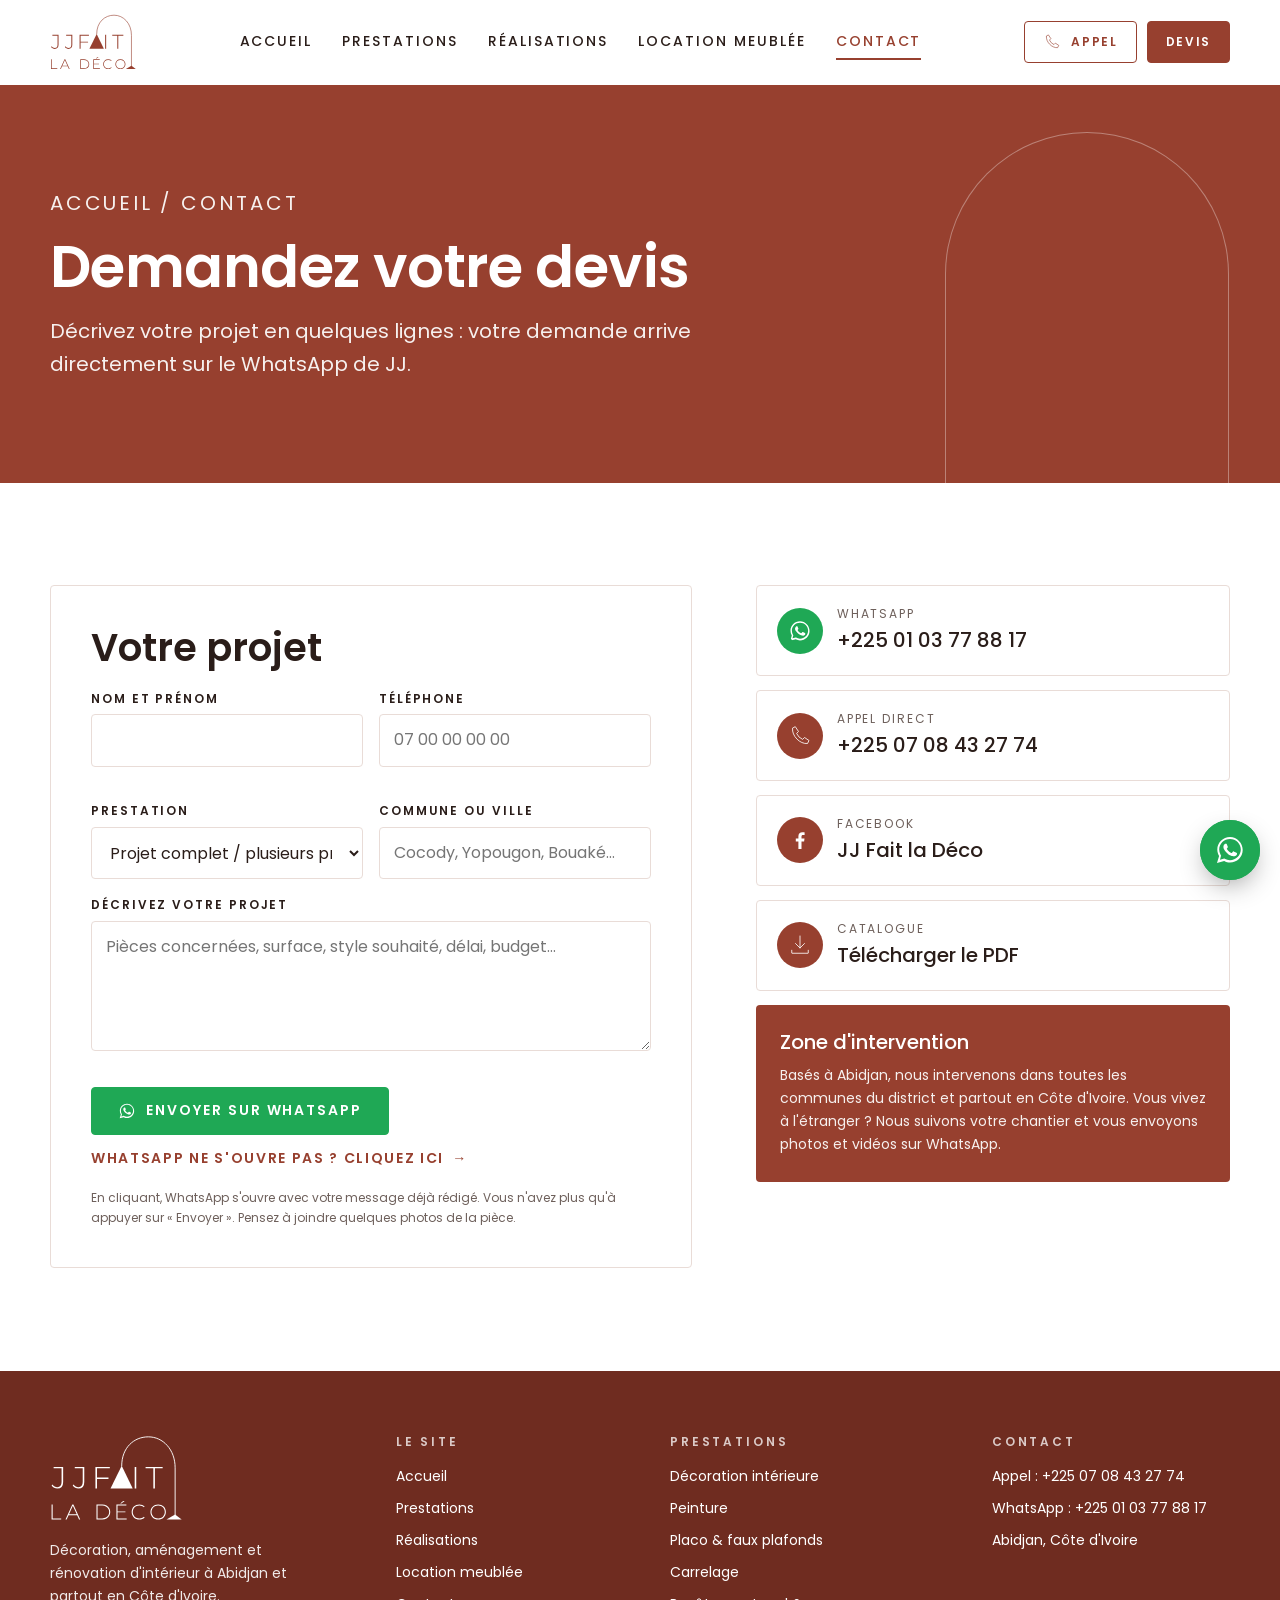
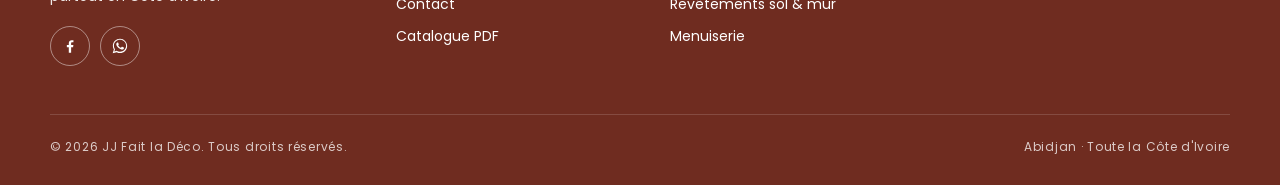
<file: contact.html>
<!doctype html>
<html lang="fr">
<head>
<meta charset="utf-8">
<meta name="viewport" content="width=device-width, initial-scale=1, viewport-fit=cover">
<title>Contact et devis | JJ Fait la Déco</title>
<meta name="claude:viewport-fit-sides" content="cover">
<meta name="description" content="Demandez votre devis à JJ Fait la Déco sur WhatsApp au +225 01 03 77 88 17 ou par téléphone au +225 07 08 43 27 74.">
<meta property="og:title" content="Contact et devis | JJ Fait la Déco">
<meta property="og:description" content="Demandez votre devis à JJ Fait la Déco sur WhatsApp au +225 01 03 77 88 17 ou par téléphone au +225 07 08 43 27 74.">
<meta property="og:image" content="img/chambre-mur-3d.jpg">
<meta property="og:locale" content="fr_CI">
<meta name="theme-color" content="#97402F">
<link rel="icon" href="img/favicon.svg" type="image/svg+xml">
<link rel="preconnect" href="https://fonts.googleapis.com">
<link rel="preconnect" href="https://fonts.gstatic.com" crossorigin>
<link rel="stylesheet" href="https://fonts.googleapis.com/css2?family=Poppins:ital,wght@0,300;0,400;0,500;0,600;0,700;1,400&display=swap">
<link rel="stylesheet" href="css/style.css">
</head>
<body>
<a href="#contenu" style="position:absolute;left:-9999px" onfocus="this.style.left='12px'" onblur="this.style.left='-9999px'">Aller au contenu</a>
<header class="entete">
  <div class="conteneur">
    <a class="logo" href="index.html" aria-label="JJ Fait la Déco, accueil"><svg viewBox="140 290 1015 655" fill="currentColor" role="img" aria-label="JJ Fait la Déco"><path d="M195.57714285714286 698.1714285714286Q182.22285714285712 698.1714285714286 170.62571428571425 691.9628571428572Q159.0285714285714 685.7542857142857 152.0 674.7428571428571L159.26285714285714 666.7771428571428Q166.05714285714285 676.8514285714285 175.31142857142856 682.1228571428571Q184.56571428571428 687.3942857142857 195.57714285714286 687.3942857142857Q228.14285714285714 687.3942857142857 228.14285714285714 648.7371428571429V543.7771428571428H167.69714285714284V533.0H240.09142857142857V648.7371428571429Q240.09142857142857 673.3371428571429 228.84571428571428 685.7542857142857Q217.6 698.1714285714286 195.57714285714286 698.1714285714286Z M356.57714285714286 698.1714285714286Q343.22285714285715 698.1714285714286 331.62571428571425 691.9628571428572Q320.0285714285714 685.7542857142857 313.0 674.7428571428571L320.2628571428571 666.7771428571428Q327.0571428571428 676.8514285714285 336.31142857142856 682.1228571428571Q345.5657142857143 687.3942857142857 356.57714285714286 687.3942857142857Q389.1428571428571 687.3942857142857 389.1428571428571 648.7371428571429V543.7771428571428H328.69714285714286V533.0H401.09142857142854V648.7371428571429Q401.09142857142854 673.3371428571429 389.8457142857143 685.7542857142857Q378.6 698.1714285714286 356.57714285714286 698.1714285714286Z M496.54285714285714 613.8285714285714H585.3371428571428V624.6057142857143H496.54285714285714ZM497.9485714285714 697.0H486.0V533.0H595.6457142857142V543.7771428571428H497.9485714285714Z M785.0 697.0V533.0H796.9485714285714V697.0Z M927.0400000000001 697.0V543.7771428571428H868.0V533.0H998.0285714285715V543.7771428571428H938.9885714285715V697.0Z M152.0 933.0V820.0H160.23285714285714V925.5742857142857H225.28857142857143V933.0Z M258.0 933.0 309.97999999999996 820.0H318.2128571428571L370.1928571428571 933.0H361.3142857142857L312.23999999999995 825.1657142857143H315.7914285714285L266.87857142857143 933.0ZM277.0485714285714 901.1985714285714 279.79285714285714 894.2571428571429H347.43142857142857L350.17571428571426 901.1985714285714Z M494.0 933.0V820.0H538.7157142857143Q556.6342857142857 820.0 570.1942857142858 827.2642857142857Q583.7542857142857 834.5285714285715 591.2607142857144 847.2814285714286Q598.7671428571429 860.0342857142857 598.7671428571429 876.5Q598.7671428571429 892.9657142857143 591.2607142857144 905.7185714285714Q583.7542857142857 918.4714285714285 570.1942857142858 925.7357142857143Q556.6342857142857 933.0 538.7157142857143 933.0ZM502.23285714285714 925.5742857142857H538.07Q554.0514285714286 925.5742857142857 565.8357142857143 919.2785714285715Q577.62 912.9828571428571 584.0771428571429 901.925Q590.5342857142857 890.8671428571429 590.5342857142857 876.5Q590.5342857142857 862.1328571428571 584.0771428571429 851.075Q577.62 840.0171428571429 565.8357142857143 833.7214285714285Q554.0514285714286 827.4257142857143 538.07 827.4257142857143H502.23285714285714Z M653.2642857142857 871.98H714.4457142857143V879.2442857142858H653.2642857142857ZM654.2328571428571 925.5742857142857H723.97V933.0H646.0V820.0H721.5485714285714V827.4257142857143H654.2328571428571ZM674.7342857142858 810.7985714285714 697.1728571428572 791.75H708.7957142857143L683.4514285714286 810.7985714285714Z M820.5985714285715 933.8071428571428Q808.0071428571429 933.8071428571428 797.2721428571429 929.5292857142857Q786.537142857143 925.2514285714286 778.6271428571429 917.5028571428572Q770.7171428571429 909.7542857142857 766.3585714285714 899.3421428571428Q762.0 888.93 762.0 876.5Q762.0 864.07 766.3585714285714 853.6578571428572Q770.7171428571429 843.2457142857143 778.7078571428572 835.4971428571429Q786.6985714285714 827.7485714285715 797.3528571428571 823.4707142857144Q808.0071428571429 819.1928571428572 820.5985714285715 819.1928571428572Q832.5442857142857 819.1928571428572 842.9564285714287 823.0671428571429Q853.3685714285715 826.9414285714286 860.7942857142857 834.8514285714285L855.6285714285715 840.1785714285714Q848.3642857142858 833.0757142857143 839.5664285714286 829.9278571428572Q830.7685714285715 826.78 820.9214285714286 826.78Q810.1057142857144 826.78 800.8235714285715 830.4928571428571Q791.5414285714286 834.2057142857143 784.6807142857143 840.9857142857143Q777.82 847.7657142857142 774.0264285714286 856.8057142857142Q770.2328571428571 865.8457142857143 770.2328571428571 876.5Q770.2328571428571 887.1542857142857 774.0264285714286 896.1942857142858Q777.82 905.2342857142858 784.6807142857143 912.0142857142857Q791.5414285714286 918.7942857142857 800.8235714285715 922.5071428571429Q810.1057142857144 926.22 820.9214285714286 926.22Q830.7685714285715 926.22 839.5664285714286 923.0721428571428Q848.3642857142858 919.9242857142857 855.6285714285715 912.66L860.7942857142857 917.9871428571429Q853.3685714285715 925.8971428571429 842.9564285714287 929.8521428571428Q832.5442857142857 933.8071428571428 820.5985714285715 933.8071428571428Z M963.76 933.8071428571428Q951.1685714285715 933.8071428571428 940.4335714285714 929.5292857142857Q929.6985714285714 925.2514285714286 921.7078571428572 917.422142857143Q913.7171428571429 909.5928571428572 909.3585714285714 899.1807142857143Q905.0 888.7685714285715 905.0 876.5Q905.0 864.2314285714285 909.3585714285714 853.8192857142857Q913.7171428571429 843.4071428571428 921.7078571428572 835.5778571428572Q929.6985714285714 827.7485714285715 940.4335714285714 823.4707142857144Q951.1685714285715 819.1928571428572 963.76 819.1928571428572Q976.3514285714286 819.1928571428572 987.0864285714287 823.4707142857144Q997.8214285714287 827.7485714285715 1005.7314285714286 835.4971428571429Q1013.6414285714286 843.2457142857143 1018.0807142857143 853.6578571428572Q1022.5200000000001 864.07 1022.5200000000001 876.5Q1022.5200000000001 888.93 1018.0807142857143 899.3421428571428Q1013.6414285714286 909.7542857142857 1005.7314285714286 917.5028571428572Q997.8214285714287 925.2514285714286 987.0864285714287 929.5292857142857Q976.3514285714286 933.8071428571428 963.76 933.8071428571428ZM963.76 926.22Q974.5757142857143 926.22 983.777142857143 922.5071428571429Q992.9785714285715 918.7942857142857 999.7585714285715 912.0142857142857Q1006.5385714285715 905.2342857142858 1010.3321428571429 896.1942857142858Q1014.1257142857144 887.1542857142857 1014.1257142857144 876.5Q1014.1257142857144 865.6842857142857 1010.3321428571429 856.7249999999999Q1006.5385714285715 847.7657142857142 999.7585714285715 840.9857142857143Q992.9785714285715 834.2057142857143 983.777142857143 830.4928571428571Q974.5757142857143 826.78 963.76 826.78Q952.9442857142858 826.78 943.7428571428572 830.4928571428571Q934.5414285714286 834.2057142857143 927.6807142857143 840.9857142857143Q920.82 847.7657142857142 917.0264285714286 856.7249999999999Q913.2328571428571 865.6842857142857 913.2328571428571 876.5Q913.2328571428571 887.1542857142857 917.0264285714286 896.1942857142858Q920.82 905.2342857142858 927.6807142857143 912.0142857142857Q934.5414285714286 918.7942857142857 943.7428571428572 922.5071428571429Q952.9442857142858 926.22 963.76 926.22Z"/><path d="M686 525 L770 697 L601 697 Z"/><path d="M1093 895 L1143 933 L1027 933 Z"/><path d="M686 528 C686 385 780 304 889 304 C1000 304 1093 400 1093 540 L1093 900" fill="none" stroke="currentColor" stroke-width="7"/></svg></a>
    <nav class="nav" id="menu" aria-label="Menu principal"><a href="index.html">Accueil</a><a href="prestations.html">Prestations</a><a href="realisations.html">Réalisations</a><a href="location.html">Location meublée</a><a href="contact.html" aria-current="page">Contact</a></nav>
    <div class="actions-entete">
      <a class="btn btn-contour" href="tel:+2250708432774"><svg class="" viewBox="0 0 64 64" fill="none" stroke="currentColor" stroke-width="2.2" stroke-linecap="round" stroke-linejoin="round" aria-hidden="true"><path d="M20 8l8 12-5 5a30 30 0 0 0 16 16l5-5 12 8-4 8c-20 2-42-20-40-40z"/></svg> Appel</a>
      <a class="btn btn-plein" href="contact.html">Devis</a>
      <button class="burger" aria-label="Ouvrir le menu" aria-controls="menu" aria-expanded="false"><span></span><span></span><span></span></button>
    </div>
  </div>
</header>
<main id="contenu">

<div class="banniere">
  <div class="conteneur">
    <p class="fil"><a href="index.html">Accueil</a> / Contact</p>
    <h1>Demandez votre devis</h1>
    <p>Décrivez votre projet en quelques lignes : votre demande arrive directement sur le WhatsApp de JJ.</p>
  </div>
</div>
<section>
  <div class="conteneur">
    <div class="contact-bloc">
      <form class="formulaire revele" id="form-devis" novalidate>
        <h2>Votre projet</h2>
        <div class="champs">
          <div class="champ"><label for="nom">Nom et prénom</label><input id="nom" name="nom" autocomplete="name" required><span class="erreur" data-erreur="nom"></span></div>
          <div class="champ"><label for="telephone">Téléphone</label><input id="telephone" name="telephone" type="tel" autocomplete="tel" placeholder="07 00 00 00 00" required><span class="erreur" data-erreur="telephone"></span></div>
          <div class="champ"><label for="prestation">Prestation</label><select id="prestation" name="prestation"><option value="Projet complet">Projet complet / plusieurs prestations</option><option data-ancre="decoration" value="Décoration intérieure">Décoration intérieure</option><option data-ancre="peinture" value="Peinture">Peinture</option><option data-ancre="placo" value="Placo & faux plafonds">Placo & faux plafonds</option><option data-ancre="carrelage" value="Carrelage">Carrelage</option><option data-ancre="revetements" value="Revêtements sol & mur">Revêtements sol & mur</option><option data-ancre="menuiserie" value="Menuiserie">Menuiserie</option><option data-ancre="electricite" value="Électricité & éclairage">Électricité & éclairage</option><option data-ancre="plomberie" value="Plomberie">Plomberie</option></select></div>
          <div class="champ"><label for="lieu">Commune ou ville</label><input id="lieu" name="lieu" placeholder="Cocody, Yopougon, Bouaké…"></div>
          <div class="champ large"><label for="message">Décrivez votre projet</label><textarea id="message" name="message" placeholder="Pièces concernées, surface, style souhaité, délai, budget…" required></textarea><span class="erreur" data-erreur="message"></span></div>
        </div>
        <div style="display:flex;flex-wrap:wrap;gap:12px;align-items:center">
          <button class="btn btn-whatsapp" type="submit"><svg viewBox="0 0 32 32" fill="currentColor" aria-hidden="true"><path d="M16 3C9 3 3.3 8.6 3.3 15.6c0 2.3.6 4.5 1.8 6.4L3 29l7.2-1.9c1.8 1 3.8 1.5 5.8 1.5 7 0 12.7-5.6 12.7-12.6S23 3 16 3zm0 23.2c-1.9 0-3.7-.5-5.3-1.4l-.4-.2-4.3 1.1 1.1-4.1-.3-.4a10.4 10.4 0 0 1-1.6-5.6C5.2 9.8 10 5.1 16 5.1s10.8 4.7 10.8 10.5S22 26.2 16 26.2zm5.9-7.8c-.3-.2-1.9-.9-2.2-1-.3-.1-.5-.2-.7.2-.2.3-.8 1-1 1.2-.2.2-.4.2-.7.1-.3-.2-1.4-.5-2.6-1.6-1-.9-1.6-1.9-1.8-2.2-.2-.3 0-.5.1-.7l.5-.6.3-.5c.1-.2 0-.4 0-.6l-1-2.4c-.3-.6-.5-.5-.7-.5h-.6c-.2 0-.6.1-.9.4-.3.3-1.2 1.1-1.2 2.8s1.2 3.2 1.4 3.4c.2.2 2.4 3.6 5.8 5 .8.4 1.4.6 1.9.7.8.3 1.5.2 2.1.1.6-.1 1.9-.8 2.2-1.5.3-.7.3-1.4.2-1.5-.1-.2-.3-.3-.6-.4z"/></svg> Envoyer sur WhatsApp</button>
          <a class="lien-fleche" id="lien-wa" href="https://wa.me/2250103778817?text=Bonjour%20JJ%20Fait%20la%20D%C3%A9co%2C%20j%27aimerais%20un%20devis%20pour%20mon%20projet." target="_blank" rel="noopener" hidden>WhatsApp ne s'ouvre pas ? Cliquez ici</a>
        </div>
        <p class="note-form">En cliquant, WhatsApp s'ouvre avec votre message déjà rédigé. Vous n'avez plus qu'à appuyer sur « Envoyer ». Pensez à joindre quelques photos de la pièce.</p>
      </form>
      <div class="infos revele d1">
        <a class="info wa" href="https://wa.me/2250103778817?text=Bonjour%20JJ%20Fait%20la%20D%C3%A9co%2C%20j%27aimerais%20un%20devis%20pour%20mon%20projet." target="_blank" rel="noopener"><svg viewBox="0 0 32 32" fill="currentColor" aria-hidden="true"><path d="M16 3C9 3 3.3 8.6 3.3 15.6c0 2.3.6 4.5 1.8 6.4L3 29l7.2-1.9c1.8 1 3.8 1.5 5.8 1.5 7 0 12.7-5.6 12.7-12.6S23 3 16 3zm0 23.2c-1.9 0-3.7-.5-5.3-1.4l-.4-.2-4.3 1.1 1.1-4.1-.3-.4a10.4 10.4 0 0 1-1.6-5.6C5.2 9.8 10 5.1 16 5.1s10.8 4.7 10.8 10.5S22 26.2 16 26.2zm5.9-7.8c-.3-.2-1.9-.9-2.2-1-.3-.1-.5-.2-.7.2-.2.3-.8 1-1 1.2-.2.2-.4.2-.7.1-.3-.2-1.4-.5-2.6-1.6-1-.9-1.6-1.9-1.8-2.2-.2-.3 0-.5.1-.7l.5-.6.3-.5c.1-.2 0-.4 0-.6l-1-2.4c-.3-.6-.5-.5-.7-.5h-.6c-.2 0-.6.1-.9.4-.3.3-1.2 1.1-1.2 2.8s1.2 3.2 1.4 3.4c.2.2 2.4 3.6 5.8 5 .8.4 1.4.6 1.9.7.8.3 1.5.2 2.1.1.6-.1 1.9-.8 2.2-1.5.3-.7.3-1.4.2-1.5-.1-.2-.3-.3-.6-.4z"/></svg><span><small>WhatsApp</small><b>+225 01 03 77 88 17</b></span></a>
        <a class="info" href="tel:+2250708432774"><svg class="" viewBox="0 0 64 64" fill="none" stroke="currentColor" stroke-width="2.2" stroke-linecap="round" stroke-linejoin="round" aria-hidden="true"><path d="M20 8l8 12-5 5a30 30 0 0 0 16 16l5-5 12 8-4 8c-20 2-42-20-40-40z"/></svg><span><small>Appel direct</small><b>+225 07 08 43 27 74</b></span></a>
        <a class="info" href="https://www.facebook.com/profile.php?id=61574933570525" target="_blank" rel="noopener"><svg viewBox="0 0 24 24" fill="currentColor" aria-hidden="true"><path d="M13.5 21v-7.5h2.6l.4-3h-3V8.6c0-.9.3-1.5 1.5-1.5h1.6V4.4c-.3 0-1.2-.1-2.3-.1-2.3 0-3.9 1.4-3.9 4v2.2H7.8v3h2.6V21z"/></svg><span><small>Facebook</small><b>JJ Fait la Déco</b></span></a>
        <a class="info" href="catalogue-jjfait-la-deco.pdf" download><svg class="" viewBox="0 0 64 64" fill="none" stroke="currentColor" stroke-width="2.2" stroke-linecap="round" stroke-linejoin="round" aria-hidden="true"><path d="M32 8v32M20 28l12 12 12-12"/><path d="M10 46v8h44v-8"/></svg><span><small>Catalogue</small><b>Télécharger le PDF</b></span></a>
        <div class="carte-zone">
          <h3>Zone d'intervention</h3>
          <p>Basés à Abidjan, nous intervenons dans toutes les communes du district et partout en Côte d'Ivoire. Vous vivez à l'étranger ? Nous suivons votre chantier et vous envoyons photos et vidéos sur WhatsApp.</p>
        </div>
      </div>
    </div>
  </div>
</section>

</main>
<footer class="pied">
  <div class="conteneur">
    <div class="pied-grille">
      <div>
        <a class="logo" href="index.html" aria-label="JJ Fait la Déco, accueil"><svg viewBox="140 290 1015 655" fill="currentColor" role="img" aria-label="JJ Fait la Déco"><path d="M195.57714285714286 698.1714285714286Q182.22285714285712 698.1714285714286 170.62571428571425 691.9628571428572Q159.0285714285714 685.7542857142857 152.0 674.7428571428571L159.26285714285714 666.7771428571428Q166.05714285714285 676.8514285714285 175.31142857142856 682.1228571428571Q184.56571428571428 687.3942857142857 195.57714285714286 687.3942857142857Q228.14285714285714 687.3942857142857 228.14285714285714 648.7371428571429V543.7771428571428H167.69714285714284V533.0H240.09142857142857V648.7371428571429Q240.09142857142857 673.3371428571429 228.84571428571428 685.7542857142857Q217.6 698.1714285714286 195.57714285714286 698.1714285714286Z M356.57714285714286 698.1714285714286Q343.22285714285715 698.1714285714286 331.62571428571425 691.9628571428572Q320.0285714285714 685.7542857142857 313.0 674.7428571428571L320.2628571428571 666.7771428571428Q327.0571428571428 676.8514285714285 336.31142857142856 682.1228571428571Q345.5657142857143 687.3942857142857 356.57714285714286 687.3942857142857Q389.1428571428571 687.3942857142857 389.1428571428571 648.7371428571429V543.7771428571428H328.69714285714286V533.0H401.09142857142854V648.7371428571429Q401.09142857142854 673.3371428571429 389.8457142857143 685.7542857142857Q378.6 698.1714285714286 356.57714285714286 698.1714285714286Z M496.54285714285714 613.8285714285714H585.3371428571428V624.6057142857143H496.54285714285714ZM497.9485714285714 697.0H486.0V533.0H595.6457142857142V543.7771428571428H497.9485714285714Z M785.0 697.0V533.0H796.9485714285714V697.0Z M927.0400000000001 697.0V543.7771428571428H868.0V533.0H998.0285714285715V543.7771428571428H938.9885714285715V697.0Z M152.0 933.0V820.0H160.23285714285714V925.5742857142857H225.28857142857143V933.0Z M258.0 933.0 309.97999999999996 820.0H318.2128571428571L370.1928571428571 933.0H361.3142857142857L312.23999999999995 825.1657142857143H315.7914285714285L266.87857142857143 933.0ZM277.0485714285714 901.1985714285714 279.79285714285714 894.2571428571429H347.43142857142857L350.17571428571426 901.1985714285714Z M494.0 933.0V820.0H538.7157142857143Q556.6342857142857 820.0 570.1942857142858 827.2642857142857Q583.7542857142857 834.5285714285715 591.2607142857144 847.2814285714286Q598.7671428571429 860.0342857142857 598.7671428571429 876.5Q598.7671428571429 892.9657142857143 591.2607142857144 905.7185714285714Q583.7542857142857 918.4714285714285 570.1942857142858 925.7357142857143Q556.6342857142857 933.0 538.7157142857143 933.0ZM502.23285714285714 925.5742857142857H538.07Q554.0514285714286 925.5742857142857 565.8357142857143 919.2785714285715Q577.62 912.9828571428571 584.0771428571429 901.925Q590.5342857142857 890.8671428571429 590.5342857142857 876.5Q590.5342857142857 862.1328571428571 584.0771428571429 851.075Q577.62 840.0171428571429 565.8357142857143 833.7214285714285Q554.0514285714286 827.4257142857143 538.07 827.4257142857143H502.23285714285714Z M653.2642857142857 871.98H714.4457142857143V879.2442857142858H653.2642857142857ZM654.2328571428571 925.5742857142857H723.97V933.0H646.0V820.0H721.5485714285714V827.4257142857143H654.2328571428571ZM674.7342857142858 810.7985714285714 697.1728571428572 791.75H708.7957142857143L683.4514285714286 810.7985714285714Z M820.5985714285715 933.8071428571428Q808.0071428571429 933.8071428571428 797.2721428571429 929.5292857142857Q786.537142857143 925.2514285714286 778.6271428571429 917.5028571428572Q770.7171428571429 909.7542857142857 766.3585714285714 899.3421428571428Q762.0 888.93 762.0 876.5Q762.0 864.07 766.3585714285714 853.6578571428572Q770.7171428571429 843.2457142857143 778.7078571428572 835.4971428571429Q786.6985714285714 827.7485714285715 797.3528571428571 823.4707142857144Q808.0071428571429 819.1928571428572 820.5985714285715 819.1928571428572Q832.5442857142857 819.1928571428572 842.9564285714287 823.0671428571429Q853.3685714285715 826.9414285714286 860.7942857142857 834.8514285714285L855.6285714285715 840.1785714285714Q848.3642857142858 833.0757142857143 839.5664285714286 829.9278571428572Q830.7685714285715 826.78 820.9214285714286 826.78Q810.1057142857144 826.78 800.8235714285715 830.4928571428571Q791.5414285714286 834.2057142857143 784.6807142857143 840.9857142857143Q777.82 847.7657142857142 774.0264285714286 856.8057142857142Q770.2328571428571 865.8457142857143 770.2328571428571 876.5Q770.2328571428571 887.1542857142857 774.0264285714286 896.1942857142858Q777.82 905.2342857142858 784.6807142857143 912.0142857142857Q791.5414285714286 918.7942857142857 800.8235714285715 922.5071428571429Q810.1057142857144 926.22 820.9214285714286 926.22Q830.7685714285715 926.22 839.5664285714286 923.0721428571428Q848.3642857142858 919.9242857142857 855.6285714285715 912.66L860.7942857142857 917.9871428571429Q853.3685714285715 925.8971428571429 842.9564285714287 929.8521428571428Q832.5442857142857 933.8071428571428 820.5985714285715 933.8071428571428Z M963.76 933.8071428571428Q951.1685714285715 933.8071428571428 940.4335714285714 929.5292857142857Q929.6985714285714 925.2514285714286 921.7078571428572 917.422142857143Q913.7171428571429 909.5928571428572 909.3585714285714 899.1807142857143Q905.0 888.7685714285715 905.0 876.5Q905.0 864.2314285714285 909.3585714285714 853.8192857142857Q913.7171428571429 843.4071428571428 921.7078571428572 835.5778571428572Q929.6985714285714 827.7485714285715 940.4335714285714 823.4707142857144Q951.1685714285715 819.1928571428572 963.76 819.1928571428572Q976.3514285714286 819.1928571428572 987.0864285714287 823.4707142857144Q997.8214285714287 827.7485714285715 1005.7314285714286 835.4971428571429Q1013.6414285714286 843.2457142857143 1018.0807142857143 853.6578571428572Q1022.5200000000001 864.07 1022.5200000000001 876.5Q1022.5200000000001 888.93 1018.0807142857143 899.3421428571428Q1013.6414285714286 909.7542857142857 1005.7314285714286 917.5028571428572Q997.8214285714287 925.2514285714286 987.0864285714287 929.5292857142857Q976.3514285714286 933.8071428571428 963.76 933.8071428571428ZM963.76 926.22Q974.5757142857143 926.22 983.777142857143 922.5071428571429Q992.9785714285715 918.7942857142857 999.7585714285715 912.0142857142857Q1006.5385714285715 905.2342857142858 1010.3321428571429 896.1942857142858Q1014.1257142857144 887.1542857142857 1014.1257142857144 876.5Q1014.1257142857144 865.6842857142857 1010.3321428571429 856.7249999999999Q1006.5385714285715 847.7657142857142 999.7585714285715 840.9857142857143Q992.9785714285715 834.2057142857143 983.777142857143 830.4928571428571Q974.5757142857143 826.78 963.76 826.78Q952.9442857142858 826.78 943.7428571428572 830.4928571428571Q934.5414285714286 834.2057142857143 927.6807142857143 840.9857142857143Q920.82 847.7657142857142 917.0264285714286 856.7249999999999Q913.2328571428571 865.6842857142857 913.2328571428571 876.5Q913.2328571428571 887.1542857142857 917.0264285714286 896.1942857142858Q920.82 905.2342857142858 927.6807142857143 912.0142857142857Q934.5414285714286 918.7942857142857 943.7428571428572 922.5071428571429Q952.9442857142858 926.22 963.76 926.22Z"/><path d="M686 525 L770 697 L601 697 Z"/><path d="M1093 895 L1143 933 L1027 933 Z"/><path d="M686 528 C686 385 780 304 889 304 C1000 304 1093 400 1093 540 L1093 900" fill="none" stroke="currentColor" stroke-width="7"/></svg></a>
        <p style="margin-top:18px;max-width:30ch">Décoration, aménagement et rénovation d'intérieur à Abidjan et partout en Côte d'Ivoire.</p>
        <div class="reseaux"><a href="https://www.facebook.com/profile.php?id=61574933570525" target="_blank" rel="noopener" aria-label="Facebook"><svg viewBox="0 0 24 24" fill="currentColor" aria-hidden="true"><path d="M13.5 21v-7.5h2.6l.4-3h-3V8.6c0-.9.3-1.5 1.5-1.5h1.6V4.4c-.3 0-1.2-.1-2.3-.1-2.3 0-3.9 1.4-3.9 4v2.2H7.8v3h2.6V21z"/></svg></a><a href="https://wa.me/2250103778817?text=Bonjour%20JJ%20Fait%20la%20D%C3%A9co%2C%20j%27aimerais%20un%20devis%20pour%20mon%20projet." target="_blank" rel="noopener" aria-label="WhatsApp"><svg viewBox="0 0 32 32" fill="currentColor" aria-hidden="true"><path d="M16 3C9 3 3.3 8.6 3.3 15.6c0 2.3.6 4.5 1.8 6.4L3 29l7.2-1.9c1.8 1 3.8 1.5 5.8 1.5 7 0 12.7-5.6 12.7-12.6S23 3 16 3zm0 23.2c-1.9 0-3.7-.5-5.3-1.4l-.4-.2-4.3 1.1 1.1-4.1-.3-.4a10.4 10.4 0 0 1-1.6-5.6C5.2 9.8 10 5.1 16 5.1s10.8 4.7 10.8 10.5S22 26.2 16 26.2zm5.9-7.8c-.3-.2-1.9-.9-2.2-1-.3-.1-.5-.2-.7.2-.2.3-.8 1-1 1.2-.2.2-.4.2-.7.1-.3-.2-1.4-.5-2.6-1.6-1-.9-1.6-1.9-1.8-2.2-.2-.3 0-.5.1-.7l.5-.6.3-.5c.1-.2 0-.4 0-.6l-1-2.4c-.3-.6-.5-.5-.7-.5h-.6c-.2 0-.6.1-.9.4-.3.3-1.2 1.1-1.2 2.8s1.2 3.2 1.4 3.4c.2.2 2.4 3.6 5.8 5 .8.4 1.4.6 1.9.7.8.3 1.5.2 2.1.1.6-.1 1.9-.8 2.2-1.5.3-.7.3-1.4.2-1.5-.1-.2-.3-.3-.6-.4z"/></svg></a></div>
      </div>
      <div><h4>Le site</h4><ul><li><a href="index.html">Accueil</a></li><li><a href="prestations.html">Prestations</a></li><li><a href="realisations.html">Réalisations</a></li><li><a href="location.html">Location meublée</a></li><li><a href="contact.html">Contact</a></li><li><a href="catalogue-jjfait-la-deco.pdf" download>Catalogue PDF</a></li></ul></div>
      <div><h4>Prestations</h4><ul><li><a href="prestations.html#decoration">Décoration intérieure</a></li><li><a href="prestations.html#peinture">Peinture</a></li><li><a href="prestations.html#placo">Placo & faux plafonds</a></li><li><a href="prestations.html#carrelage">Carrelage</a></li><li><a href="prestations.html#revetements">Revêtements sol & mur</a></li><li><a href="prestations.html#menuiserie">Menuiserie</a></li></ul></div>
      <div><h4>Contact</h4><ul>
        <li><a href="tel:+2250708432774">Appel : +225 07 08 43 27 74</a></li>
        <li><a href="https://wa.me/2250103778817?text=Bonjour%20JJ%20Fait%20la%20D%C3%A9co%2C%20j%27aimerais%20un%20devis%20pour%20mon%20projet." target="_blank" rel="noopener">WhatsApp : +225 01 03 77 88 17</a></li>
        <li>Abidjan, Côte d'Ivoire</li>
      </ul></div>
    </div>
    <div class="pied-bas"><span>© <span data-annee>2026</span> JJ Fait la Déco. Tous droits réservés.</span><span>Abidjan · Toute la Côte d'Ivoire</span></div>
  </div>
</footer>
<a class="wa-flottant" href="https://wa.me/2250103778817?text=Bonjour%20JJ%20Fait%20la%20D%C3%A9co%2C%20j%27aimerais%20un%20devis%20pour%20mon%20projet." target="_blank" rel="noopener" aria-label="Écrire sur WhatsApp"><svg viewBox="0 0 32 32" fill="currentColor" aria-hidden="true"><path d="M16 3C9 3 3.3 8.6 3.3 15.6c0 2.3.6 4.5 1.8 6.4L3 29l7.2-1.9c1.8 1 3.8 1.5 5.8 1.5 7 0 12.7-5.6 12.7-12.6S23 3 16 3zm0 23.2c-1.9 0-3.7-.5-5.3-1.4l-.4-.2-4.3 1.1 1.1-4.1-.3-.4a10.4 10.4 0 0 1-1.6-5.6C5.2 9.8 10 5.1 16 5.1s10.8 4.7 10.8 10.5S22 26.2 16 26.2zm5.9-7.8c-.3-.2-1.9-.9-2.2-1-.3-.1-.5-.2-.7.2-.2.3-.8 1-1 1.2-.2.2-.4.2-.7.1-.3-.2-1.4-.5-2.6-1.6-1-.9-1.6-1.9-1.8-2.2-.2-.3 0-.5.1-.7l.5-.6.3-.5c.1-.2 0-.4 0-.6l-1-2.4c-.3-.6-.5-.5-.7-.5h-.6c-.2 0-.6.1-.9.4-.3.3-1.2 1.1-1.2 2.8s1.2 3.2 1.4 3.4c.2.2 2.4 3.6 5.8 5 .8.4 1.4.6 1.9.7.8.3 1.5.2 2.1.1.6-.1 1.9-.8 2.2-1.5.3-.7.3-1.4.2-1.5-.1-.2-.3-.3-.6-.4z"/></svg></a>
<script src="js/avis.js"></script>
<script src="js/visites.js"></script>
<script src="js/disponibilites.js"></script>
<script src="js/location.js"></script>
<script src="js/main.js"></script>
</body>
</html>
</file>
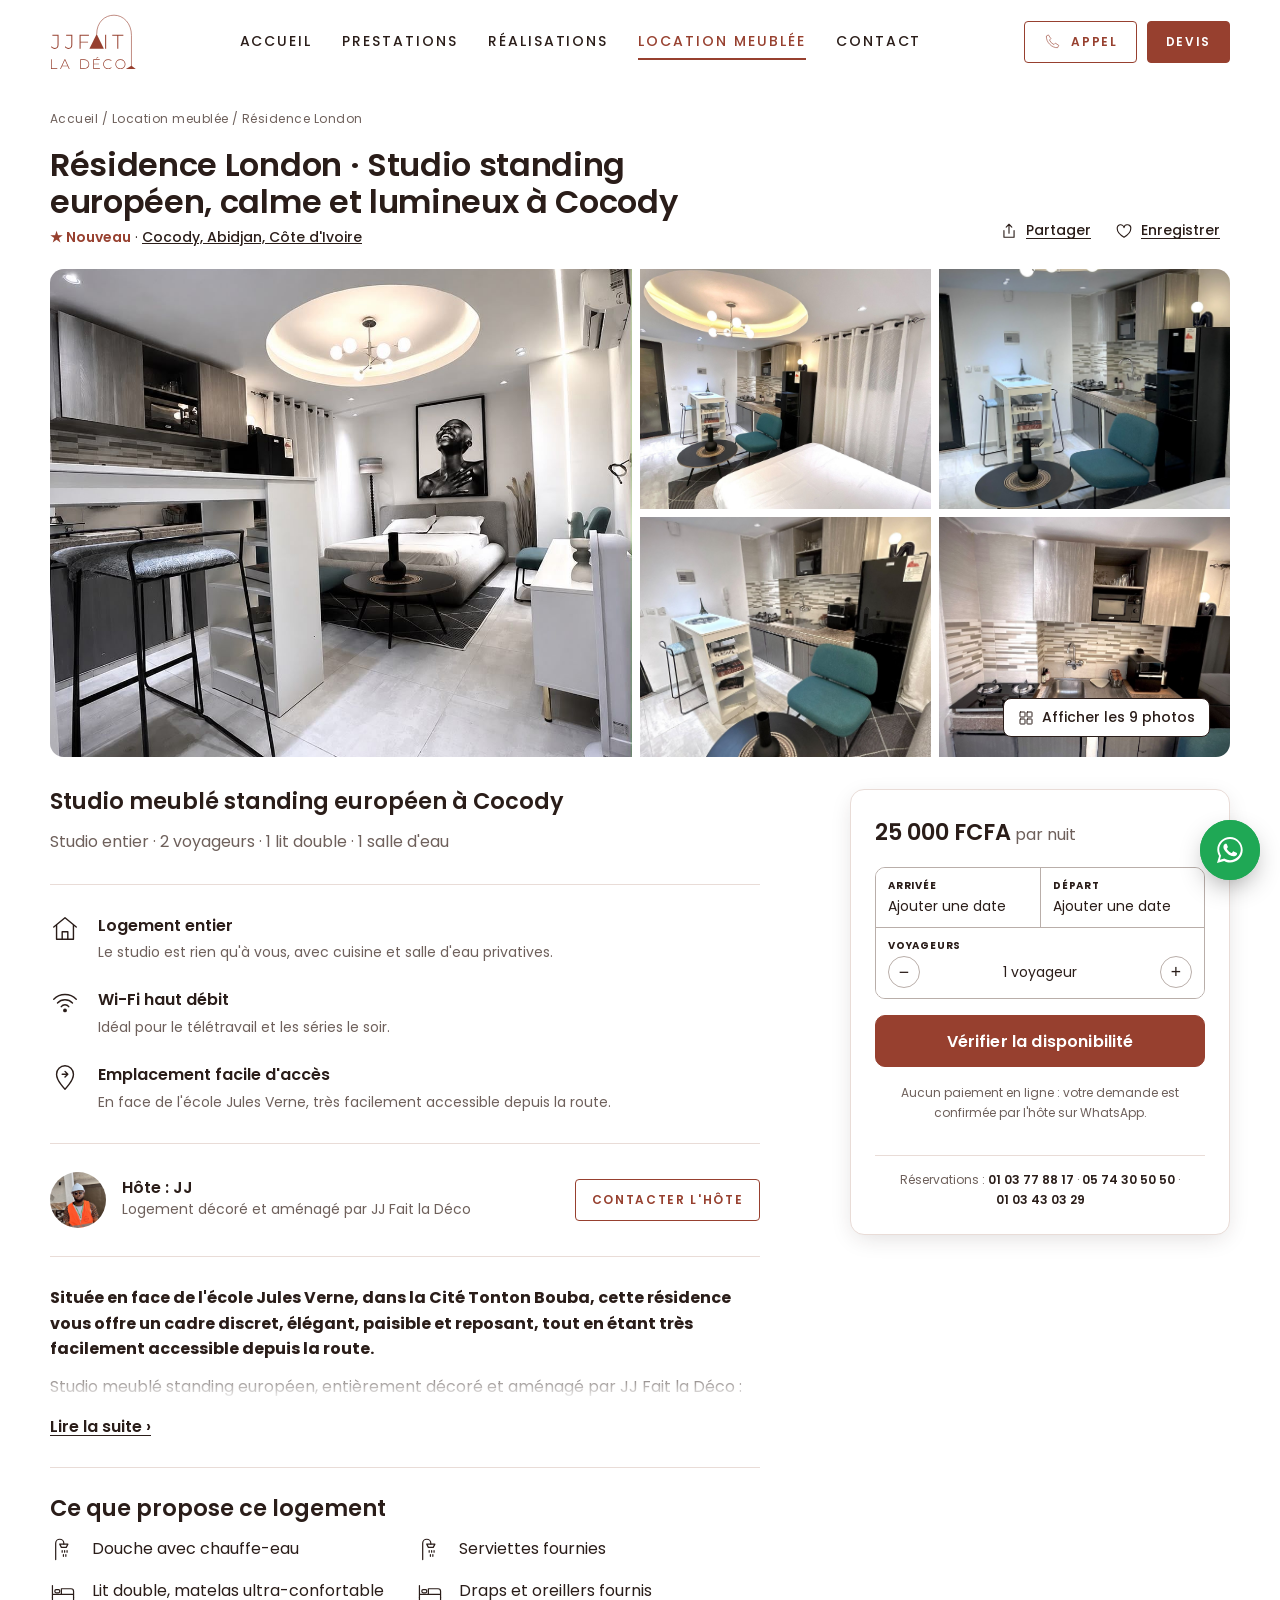
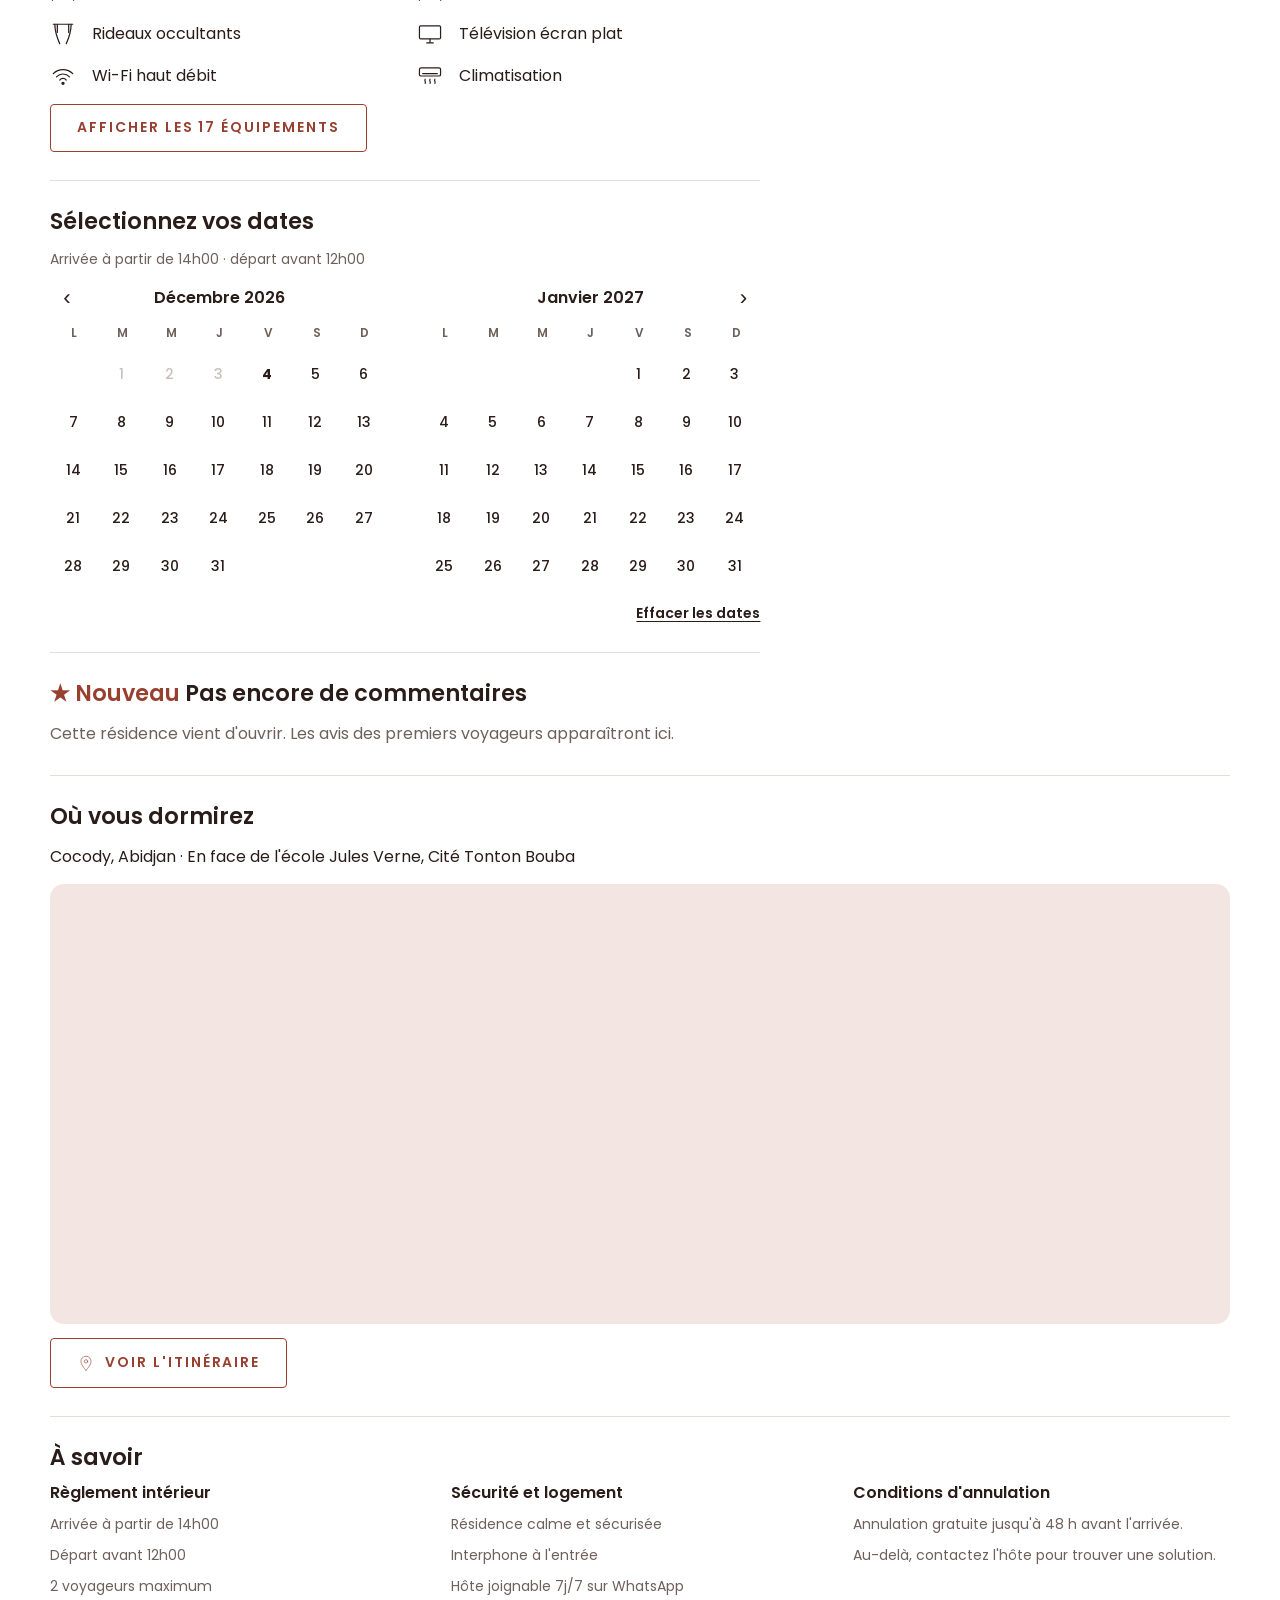
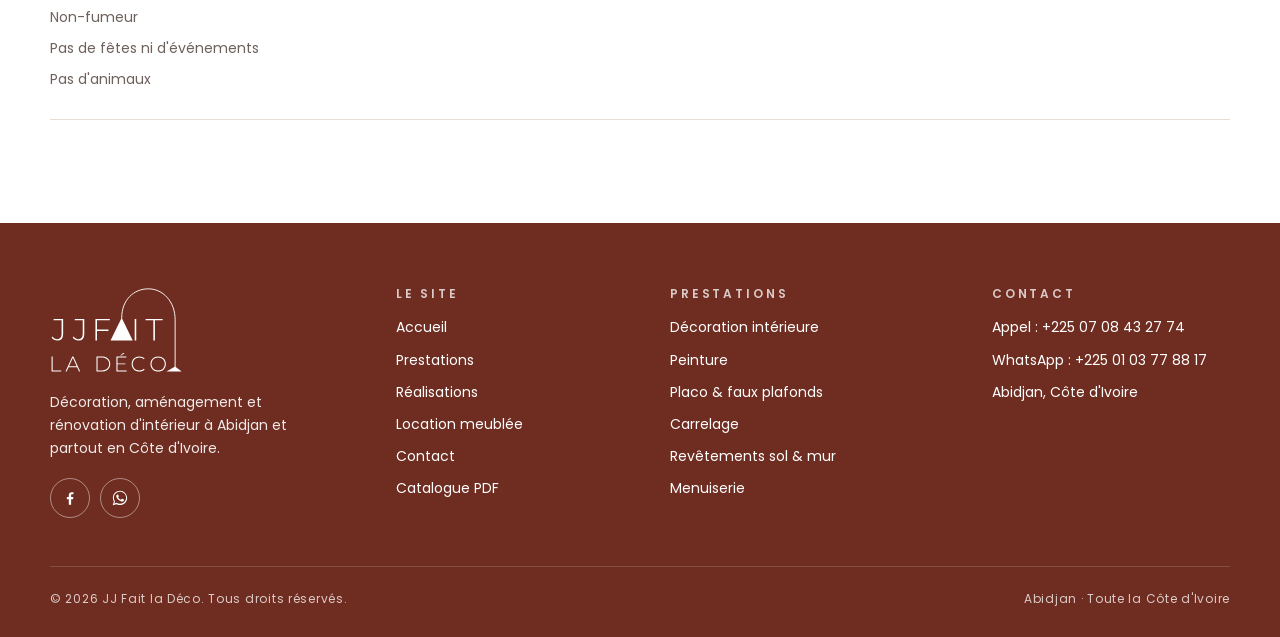
<file: location.html>
<!doctype html>
<html lang="fr">
<head>
<meta charset="utf-8">
<meta name="viewport" content="width=device-width, initial-scale=1, viewport-fit=cover">
<title>Location meublée à Cocody | JJ Fait la Déco</title>
<meta name="claude:viewport-fit-sides" content="cover">
<meta name="description" content="Résidence London : studio meublé standing européen à Cocody, en face de l&#x27;école Jules Verne. Wi-Fi, chauffe-eau, mini-bar. 25 000 FCFA / jour, réservation sur WhatsApp.">
<meta property="og:title" content="Location meublée à Cocody | JJ Fait la Déco">
<meta property="og:description" content="Résidence London : studio meublé standing européen à Cocody, en face de l&#x27;école Jules Verne. Wi-Fi, chauffe-eau, mini-bar. 25 000 FCFA / jour, réservation sur WhatsApp.">
<meta property="og:image" content="img/chambre-mur-3d.jpg">
<meta property="og:locale" content="fr_CI">
<meta name="theme-color" content="#97402F">
<link rel="icon" href="img/favicon.svg" type="image/svg+xml">
<link rel="preconnect" href="https://fonts.googleapis.com">
<link rel="preconnect" href="https://fonts.gstatic.com" crossorigin>
<link rel="stylesheet" href="https://fonts.googleapis.com/css2?family=Poppins:ital,wght@0,300;0,400;0,500;0,600;0,700;1,400&display=swap">
<link rel="stylesheet" href="css/style.css">
</head>
<body>
<a href="#contenu" style="position:absolute;left:-9999px" onfocus="this.style.left='12px'" onblur="this.style.left='-9999px'">Aller au contenu</a>
<header class="entete">
  <div class="conteneur">
    <a class="logo" href="index.html" aria-label="JJ Fait la Déco, accueil"><svg viewBox="140 290 1015 655" fill="currentColor" role="img" aria-label="JJ Fait la Déco"><path d="M195.57714285714286 698.1714285714286Q182.22285714285712 698.1714285714286 170.62571428571425 691.9628571428572Q159.0285714285714 685.7542857142857 152.0 674.7428571428571L159.26285714285714 666.7771428571428Q166.05714285714285 676.8514285714285 175.31142857142856 682.1228571428571Q184.56571428571428 687.3942857142857 195.57714285714286 687.3942857142857Q228.14285714285714 687.3942857142857 228.14285714285714 648.7371428571429V543.7771428571428H167.69714285714284V533.0H240.09142857142857V648.7371428571429Q240.09142857142857 673.3371428571429 228.84571428571428 685.7542857142857Q217.6 698.1714285714286 195.57714285714286 698.1714285714286Z M356.57714285714286 698.1714285714286Q343.22285714285715 698.1714285714286 331.62571428571425 691.9628571428572Q320.0285714285714 685.7542857142857 313.0 674.7428571428571L320.2628571428571 666.7771428571428Q327.0571428571428 676.8514285714285 336.31142857142856 682.1228571428571Q345.5657142857143 687.3942857142857 356.57714285714286 687.3942857142857Q389.1428571428571 687.3942857142857 389.1428571428571 648.7371428571429V543.7771428571428H328.69714285714286V533.0H401.09142857142854V648.7371428571429Q401.09142857142854 673.3371428571429 389.8457142857143 685.7542857142857Q378.6 698.1714285714286 356.57714285714286 698.1714285714286Z M496.54285714285714 613.8285714285714H585.3371428571428V624.6057142857143H496.54285714285714ZM497.9485714285714 697.0H486.0V533.0H595.6457142857142V543.7771428571428H497.9485714285714Z M785.0 697.0V533.0H796.9485714285714V697.0Z M927.0400000000001 697.0V543.7771428571428H868.0V533.0H998.0285714285715V543.7771428571428H938.9885714285715V697.0Z M152.0 933.0V820.0H160.23285714285714V925.5742857142857H225.28857142857143V933.0Z M258.0 933.0 309.97999999999996 820.0H318.2128571428571L370.1928571428571 933.0H361.3142857142857L312.23999999999995 825.1657142857143H315.7914285714285L266.87857142857143 933.0ZM277.0485714285714 901.1985714285714 279.79285714285714 894.2571428571429H347.43142857142857L350.17571428571426 901.1985714285714Z M494.0 933.0V820.0H538.7157142857143Q556.6342857142857 820.0 570.1942857142858 827.2642857142857Q583.7542857142857 834.5285714285715 591.2607142857144 847.2814285714286Q598.7671428571429 860.0342857142857 598.7671428571429 876.5Q598.7671428571429 892.9657142857143 591.2607142857144 905.7185714285714Q583.7542857142857 918.4714285714285 570.1942857142858 925.7357142857143Q556.6342857142857 933.0 538.7157142857143 933.0ZM502.23285714285714 925.5742857142857H538.07Q554.0514285714286 925.5742857142857 565.8357142857143 919.2785714285715Q577.62 912.9828571428571 584.0771428571429 901.925Q590.5342857142857 890.8671428571429 590.5342857142857 876.5Q590.5342857142857 862.1328571428571 584.0771428571429 851.075Q577.62 840.0171428571429 565.8357142857143 833.7214285714285Q554.0514285714286 827.4257142857143 538.07 827.4257142857143H502.23285714285714Z M653.2642857142857 871.98H714.4457142857143V879.2442857142858H653.2642857142857ZM654.2328571428571 925.5742857142857H723.97V933.0H646.0V820.0H721.5485714285714V827.4257142857143H654.2328571428571ZM674.7342857142858 810.7985714285714 697.1728571428572 791.75H708.7957142857143L683.4514285714286 810.7985714285714Z M820.5985714285715 933.8071428571428Q808.0071428571429 933.8071428571428 797.2721428571429 929.5292857142857Q786.537142857143 925.2514285714286 778.6271428571429 917.5028571428572Q770.7171428571429 909.7542857142857 766.3585714285714 899.3421428571428Q762.0 888.93 762.0 876.5Q762.0 864.07 766.3585714285714 853.6578571428572Q770.7171428571429 843.2457142857143 778.7078571428572 835.4971428571429Q786.6985714285714 827.7485714285715 797.3528571428571 823.4707142857144Q808.0071428571429 819.1928571428572 820.5985714285715 819.1928571428572Q832.5442857142857 819.1928571428572 842.9564285714287 823.0671428571429Q853.3685714285715 826.9414285714286 860.7942857142857 834.8514285714285L855.6285714285715 840.1785714285714Q848.3642857142858 833.0757142857143 839.5664285714286 829.9278571428572Q830.7685714285715 826.78 820.9214285714286 826.78Q810.1057142857144 826.78 800.8235714285715 830.4928571428571Q791.5414285714286 834.2057142857143 784.6807142857143 840.9857142857143Q777.82 847.7657142857142 774.0264285714286 856.8057142857142Q770.2328571428571 865.8457142857143 770.2328571428571 876.5Q770.2328571428571 887.1542857142857 774.0264285714286 896.1942857142858Q777.82 905.2342857142858 784.6807142857143 912.0142857142857Q791.5414285714286 918.7942857142857 800.8235714285715 922.5071428571429Q810.1057142857144 926.22 820.9214285714286 926.22Q830.7685714285715 926.22 839.5664285714286 923.0721428571428Q848.3642857142858 919.9242857142857 855.6285714285715 912.66L860.7942857142857 917.9871428571429Q853.3685714285715 925.8971428571429 842.9564285714287 929.8521428571428Q832.5442857142857 933.8071428571428 820.5985714285715 933.8071428571428Z M963.76 933.8071428571428Q951.1685714285715 933.8071428571428 940.4335714285714 929.5292857142857Q929.6985714285714 925.2514285714286 921.7078571428572 917.422142857143Q913.7171428571429 909.5928571428572 909.3585714285714 899.1807142857143Q905.0 888.7685714285715 905.0 876.5Q905.0 864.2314285714285 909.3585714285714 853.8192857142857Q913.7171428571429 843.4071428571428 921.7078571428572 835.5778571428572Q929.6985714285714 827.7485714285715 940.4335714285714 823.4707142857144Q951.1685714285715 819.1928571428572 963.76 819.1928571428572Q976.3514285714286 819.1928571428572 987.0864285714287 823.4707142857144Q997.8214285714287 827.7485714285715 1005.7314285714286 835.4971428571429Q1013.6414285714286 843.2457142857143 1018.0807142857143 853.6578571428572Q1022.5200000000001 864.07 1022.5200000000001 876.5Q1022.5200000000001 888.93 1018.0807142857143 899.3421428571428Q1013.6414285714286 909.7542857142857 1005.7314285714286 917.5028571428572Q997.8214285714287 925.2514285714286 987.0864285714287 929.5292857142857Q976.3514285714286 933.8071428571428 963.76 933.8071428571428ZM963.76 926.22Q974.5757142857143 926.22 983.777142857143 922.5071428571429Q992.9785714285715 918.7942857142857 999.7585714285715 912.0142857142857Q1006.5385714285715 905.2342857142858 1010.3321428571429 896.1942857142858Q1014.1257142857144 887.1542857142857 1014.1257142857144 876.5Q1014.1257142857144 865.6842857142857 1010.3321428571429 856.7249999999999Q1006.5385714285715 847.7657142857142 999.7585714285715 840.9857142857143Q992.9785714285715 834.2057142857143 983.777142857143 830.4928571428571Q974.5757142857143 826.78 963.76 826.78Q952.9442857142858 826.78 943.7428571428572 830.4928571428571Q934.5414285714286 834.2057142857143 927.6807142857143 840.9857142857143Q920.82 847.7657142857142 917.0264285714286 856.7249999999999Q913.2328571428571 865.6842857142857 913.2328571428571 876.5Q913.2328571428571 887.1542857142857 917.0264285714286 896.1942857142858Q920.82 905.2342857142858 927.6807142857143 912.0142857142857Q934.5414285714286 918.7942857142857 943.7428571428572 922.5071428571429Q952.9442857142858 926.22 963.76 926.22Z"/><path d="M686 525 L770 697 L601 697 Z"/><path d="M1093 895 L1143 933 L1027 933 Z"/><path d="M686 528 C686 385 780 304 889 304 C1000 304 1093 400 1093 540 L1093 900" fill="none" stroke="currentColor" stroke-width="7"/></svg></a>
    <nav class="nav" id="menu" aria-label="Menu principal"><a href="index.html">Accueil</a><a href="prestations.html">Prestations</a><a href="realisations.html">Réalisations</a><a href="location.html" aria-current="page">Location meublée</a><a href="contact.html">Contact</a></nav>
    <div class="actions-entete">
      <a class="btn btn-contour" href="tel:+2250708432774"><svg class="" viewBox="0 0 64 64" fill="none" stroke="currentColor" stroke-width="2.2" stroke-linecap="round" stroke-linejoin="round" aria-hidden="true"><path d="M20 8l8 12-5 5a30 30 0 0 0 16 16l5-5 12 8-4 8c-20 2-42-20-40-40z"/></svg> Appel</a>
      <a class="btn btn-plein" href="contact.html">Devis</a>
      <button class="burger" aria-label="Ouvrir le menu" aria-controls="menu" aria-expanded="false"><span></span><span></span><span></span></button>
    </div>
  </div>
</header>
<main id="contenu">

<section class="location">
  <div class="conteneur"><p class="ab-fil"><a href="index.html">Accueil</a> / <a href="location.html">Location meublée</a> / Résidence London</p></div>
  <div class="conteneur"><article class="annonce" id="residence-london" data-annonce="{&quot;id&quot;: &quot;residence-london&quot;, &quot;nom&quot;: &quot;Résidence London&quot;, &quot;prix&quot;: 25000, &quot;capacite&quot;: 2, &quot;remises&quot;: [[30, 20], [7, 10]], &quot;wa&quot;: &quot;2250103778817&quot;, &quot;arrivee&quot;: &quot;14h00&quot;, &quot;depart&quot;: &quot;12h00&quot;}">
  <div class="ab-tete">
    <div>
      <h1 class="ab-titre">Résidence London · Studio standing européen, calme et lumineux à Cocody</h1>
      <p class="ab-meta"><span class="ab-nouveau">★ Nouveau</span> · <a href="#emplacement-residence-london">Cocody, Abidjan, Côte d'Ivoire</a></p>
    </div>
    <div class="ab-actions">
      <button type="button" class="ab-lien" data-action="partager"><svg class="" viewBox="0 0 64 64" fill="none" stroke="currentColor" stroke-width="2.2" stroke-linecap="round" stroke-linejoin="round" aria-hidden="true"><path d="M32 40V8M22 18l10-10 10 10"/><path d="M14 30v24h36V30"/></svg><span>Partager</span></button>
      <button type="button" class="ab-lien" data-action="enregistrer" aria-pressed="false"><svg class="" viewBox="0 0 64 64" fill="none" stroke="currentColor" stroke-width="2.2" stroke-linecap="round" stroke-linejoin="round" aria-hidden="true"><path d="M32 54S8 40 8 24a12 12 0 0 1 24-4 12 12 0 0 1 24 4c0 16-24 30-24 30z"/></svg><span>Enregistrer</span></button>
    </div>
  </div>

  <div class="ab-galerie">
    <div class="ab-mosaique"><button type="button" class="ab-photo ab-principale" data-index="0" aria-label="Voir la photo 1 sur 9 : Vue d&#x27;ensemble du studio : coin nuit sous le faux plafond lumineux et cuisine"><img src="img/location/london-studio-vue-ensemble.jpg" alt="Vue d&#x27;ensemble du studio : coin nuit sous le faux plafond lumineux et cuisine" loading="eager"></button><button type="button" class="ab-photo " data-index="1" aria-label="Voir la photo 2 sur 9 : Le studio vu depuis le lit, vers le coin salon et la cuisine"><img src="img/location/london-coin-nuit-cuisine.jpg" alt="Le studio vu depuis le lit, vers le coin salon et la cuisine" loading="lazy"></button><button type="button" class="ab-photo " data-index="2" aria-label="Voir la photo 3 sur 9 : Coin salon avec table basse, fauteuil bleu canard et cuisine équipée"><img src="img/location/london-salon-cuisine.jpg" alt="Coin salon avec table basse, fauteuil bleu canard et cuisine équipée" loading="lazy"></button><button type="button" class="ab-photo " data-index="3" aria-label="Voir la photo 4 sur 9 : Fauteuil, table haute et cuisine"><img src="img/location/london-fauteuil-cuisine.jpg" alt="Fauteuil, table haute et cuisine" loading="lazy"></button><button type="button" class="ab-photo " data-index="4" aria-label="Voir la photo 5 sur 9 : Cuisine équipée : plaques, évier, micro-ondes et réfrigérateur"><img src="img/location/london-cuisine-equipee.jpg" alt="Cuisine équipée : plaques, évier, micro-ondes et réfrigérateur" loading="lazy"></button></div>
    <div class="ab-carrousel" tabindex="0" aria-label="Photos du logement"><img src="img/location/london-studio-vue-ensemble.jpg" alt="Vue d&#x27;ensemble du studio : coin nuit sous le faux plafond lumineux et cuisine" loading="eager" data-index="0"><img src="img/location/london-coin-nuit-cuisine.jpg" alt="Le studio vu depuis le lit, vers le coin salon et la cuisine" loading="lazy" data-index="1"><img src="img/location/london-salon-cuisine.jpg" alt="Coin salon avec table basse, fauteuil bleu canard et cuisine équipée" loading="lazy" data-index="2"><img src="img/location/london-fauteuil-cuisine.jpg" alt="Fauteuil, table haute et cuisine" loading="lazy" data-index="3"><img src="img/location/london-cuisine-equipee.jpg" alt="Cuisine équipée : plaques, évier, micro-ondes et réfrigérateur" loading="lazy" data-index="4"><img src="img/location/london-bar.jpg" alt="Table haute avec rangements" loading="lazy" data-index="5"><img src="img/location/london-table-haute.jpg" alt="Table haute vue de dessus, prête pour le petit-déjeuner" loading="lazy" data-index="6"><img src="img/location/london-tv-climatisation.jpg" alt="Meuble TV, télévision et climatisation" loading="lazy" data-index="7"><img src="img/location/london-salle-eau.jpg" alt="Salle d&#x27;eau avec douche" loading="lazy" data-index="8"></div>
    <span class="ab-compteur" aria-hidden="true">1 / 9</span>
    <button type="button" class="ab-toutes" data-action="photos"><svg class="" viewBox="0 0 64 64" fill="none" stroke="currentColor" stroke-width="2.2" stroke-linecap="round" stroke-linejoin="round" aria-hidden="true"><rect x="8" y="8" width="20" height="20" rx="2"/><rect x="36" y="8" width="20" height="20" rx="2"/><rect x="8" y="36" width="20" height="20" rx="2"/><rect x="36" y="36" width="20" height="20" rx="2"/></svg> Afficher les 9 photos</button>
  </div>

  <div class="ab-corps">
    <div class="ab-contenu">
      <section class="ab-bloc ab-intro">
        <h2>Studio meublé standing européen à Cocody</h2>
        <p class="ab-details">Studio entier · 2 voyageurs · 1 lit double · 1 salle d'eau</p>
      </section>

      <section class="ab-bloc">
        <ul class="ab-forts"><li><svg class="" viewBox="0 0 64 64" fill="none" stroke="currentColor" stroke-width="2.2" stroke-linecap="round" stroke-linejoin="round" aria-hidden="true"><path d="M8 30L32 10l24 20"/><path d="M14 26v30h36V26"/><path d="M26 56V40h12v16"/></svg><div><b>Logement entier</b><span>Le studio est rien qu'à vous, avec cuisine et salle d'eau privatives.</span></div></li><li><svg class="" viewBox="0 0 64 64" fill="none" stroke="currentColor" stroke-width="2.2" stroke-linecap="round" stroke-linejoin="round" aria-hidden="true"><path d="M8 26a34 34 0 0 1 48 0"/><path d="M16 34a22 22 0 0 1 32 0"/><path d="M24 42a10 10 0 0 1 16 0"/><circle cx="32" cy="50" r="2.6" fill="currentColor"/></svg><div><b>Wi-Fi haut débit</b><span>Idéal pour le télétravail et les séries le soir.</span></div></li><li><svg class="" viewBox="0 0 64 64" fill="none" stroke="currentColor" stroke-width="2.2" stroke-linecap="round" stroke-linejoin="round" aria-hidden="true"><path d="M32 58s18-18 18-32a18 18 0 0 0-36 0c0 14 18 32 18 32z"/><path d="M26 26h12M32 20l6 6-6 6"/></svg><div><b>Emplacement facile d'accès</b><span>En face de l'école Jules Verne, très facilement accessible depuis la route.</span></div></li></ul>
      </section>

      <section class="ab-bloc ab-hote">
        <img src="img/portrait-jj.jpg" alt="JJ, votre hôte" loading="lazy">
        <div>
          <h3>Hôte : JJ</h3>
          <p>Logement décoré et aménagé par JJ Fait la Déco</p>
        </div>
        <a class="btn btn-contour" href="https://wa.me/2250103778817?text=Bonjour%2C%20j%27ai%20une%20question%20sur%20la%20R%C3%A9sidence%20London." target="_blank" rel="noopener">Contacter l'hôte</a>
      </section>

      <section class="ab-bloc">
        <div class="ab-description">
          <p><b>Située en face de l'école Jules Verne, dans la Cité Tonton Bouba, cette résidence vous offre un cadre discret, élégant, paisible et reposant, tout en étant très facilement accessible depuis la route.</b></p>
          <p>Studio meublé standing européen, entièrement décoré et aménagé par JJ Fait la Déco : faux plafond ovale à gorge lumineuse, suspension à globes, coin nuit avec grand lit double et coin salon cosy.</p><p>La cuisine est équipée de plaques au gaz, d'un micro-ondes, d'un réfrigérateur et d'une bouilloire. Une table haute permet de prendre ses repas ou de travailler.</p><p>Le quartier est calme et sécurisé, idéal pour un séjour d'affaires, une escapade à deux ou un long séjour à Abidjan.</p>
        </div>
        <button type="button" class="ab-plus" data-action="description" aria-expanded="false">Lire la suite <span aria-hidden="true">›</span></button>
      </section>

      <section class="ab-bloc">
        <h2>Ce que propose ce logement</h2>
        <ul class="ab-equipements"><li><svg class="" viewBox="0 0 64 64" fill="none" stroke="currentColor" stroke-width="2.2" stroke-linecap="round" stroke-linejoin="round" aria-hidden="true"><path d="M14 58V18a10 10 0 0 1 20 0v2"/><path d="M24 20h20l-4 8H28z"/><path d="M30 36v4M36 36v4M42 36v4M33 46v4M39 46v4"/></svg><span>Douche avec chauffe-eau</span></li><li><svg class="" viewBox="0 0 64 64" fill="none" stroke="currentColor" stroke-width="2.2" stroke-linecap="round" stroke-linejoin="round" aria-hidden="true"><path d="M14 58V18a10 10 0 0 1 20 0v2"/><path d="M24 20h20l-4 8H28z"/><path d="M30 36v4M36 36v4M42 36v4M33 46v4M39 46v4"/></svg><span>Serviettes fournies</span></li><li><svg class="" viewBox="0 0 64 64" fill="none" stroke="currentColor" stroke-width="2.2" stroke-linecap="round" stroke-linejoin="round" aria-hidden="true"><path d="M6 46V16M6 38h52v8M58 46V30a6 6 0 0 0-6-6H28v14"/><rect x="12" y="26" width="12" height="8" rx="3"/><path d="M6 46v6M58 46v6"/></svg><span>Lit double, matelas ultra-confortable</span></li><li><svg class="" viewBox="0 0 64 64" fill="none" stroke="currentColor" stroke-width="2.2" stroke-linecap="round" stroke-linejoin="round" aria-hidden="true"><path d="M6 46V16M6 38h52v8M58 46V30a6 6 0 0 0-6-6H28v14"/><rect x="12" y="26" width="12" height="8" rx="3"/><path d="M6 46v6M58 46v6"/></svg><span>Draps et oreillers fournis</span></li><li><svg class="" viewBox="0 0 64 64" fill="none" stroke="currentColor" stroke-width="2.2" stroke-linecap="round" stroke-linejoin="round" aria-hidden="true"><path d="M8 8h48"/><path d="M12 8c0 16 4 30 12 48M52 8c0 16-4 30-12 48"/><path d="M18 8v20M46 8v20"/></svg><span>Rideaux occultants</span></li><li><svg class="" viewBox="0 0 64 64" fill="none" stroke="currentColor" stroke-width="2.2" stroke-linecap="round" stroke-linejoin="round" aria-hidden="true"><rect x="6" y="12" width="52" height="32" rx="3"/><path d="M24 54h16M32 44v10"/></svg><span>Télévision écran plat</span></li><li><svg class="" viewBox="0 0 64 64" fill="none" stroke="currentColor" stroke-width="2.2" stroke-linecap="round" stroke-linejoin="round" aria-hidden="true"><path d="M8 26a34 34 0 0 1 48 0"/><path d="M16 34a22 22 0 0 1 32 0"/><path d="M24 42a10 10 0 0 1 16 0"/><circle cx="32" cy="50" r="2.6" fill="currentColor"/></svg><span>Wi-Fi haut débit</span></li><li><svg class="" viewBox="0 0 64 64" fill="none" stroke="currentColor" stroke-width="2.2" stroke-linecap="round" stroke-linejoin="round" aria-hidden="true"><rect x="6" y="12" width="52" height="20" rx="4"/><path d="M14 26h36"/><path d="M20 40c-3 4 3 6 0 10M32 40c-3 4 3 6 0 10M44 40c-3 4 3 6 0 10"/></svg><span>Climatisation</span></li></ul>
        <button type="button" class="btn btn-contour" data-action="equipements">Afficher les 17 équipements</button>
      </section>

      <section class="ab-bloc" id="calendrier-residence-london">
        <h2 class="ab-cal-titre">Sélectionnez vos dates</h2>
        <p class="ab-cal-sous">Arrivée à partir de 14h00 · départ avant 12h00 · −10 % dès 7 nuits · −20 % dès 30 nuits</p>
        <div class="ab-calendrier" data-calendrier></div>
        <button type="button" class="ab-plus ab-effacer" data-action="effacer">Effacer les dates</button>
      </section>
    </div>

    <aside class="ab-carte" id="resa-residence-london" aria-label="Réservation">
      <div class="ab-carte-prix"><b>25 000 FCFA</b> <span>par nuit</span></div>
      <div class="ab-champs">
        <button type="button" class="ab-champ" data-action="dates"><small>Arrivée</small><span data-champ="arrivee">Ajouter une date</span></button>
        <button type="button" class="ab-champ" data-action="dates"><small>Départ</small><span data-champ="depart">Ajouter une date</span></button>
        <div class="ab-champ ab-voyageurs"><small>Voyageurs</small>
          <div class="ab-stepper"><button type="button" data-action="moins" aria-label="Retirer un voyageur">−</button><span data-champ="voyageurs">1 voyageur</span><button type="button" data-action="plus" aria-label="Ajouter un voyageur">+</button></div>
        </div>
      </div>
      <button type="button" class="btn btn-plein ab-reserver" data-action="reserver">Vérifier la disponibilité</button>
      <p class="ab-rassure">Aucun paiement en ligne : votre demande est confirmée par l'hôte sur WhatsApp.</p>
      <div class="ab-detail" data-detail hidden></div>
      <p class="ab-tels">Réservations : <a href="tel:+2250103778817">01 03 77 88 17</a> · <a href="tel:+2250574305050">05 74 30 50 50</a> · <a href="tel:+2250103430329">01 03 43 03 29</a></p>
    </aside>
  </div>

  <section class="ab-bloc ab-pleine" id="avis-residence-london">
    <h2><span class="ab-nouveau">★ Nouveau</span> Pas encore de commentaires</h2>
    <p class="ab-gris">Cette résidence vient d'ouvrir. Les avis des premiers voyageurs apparaîtront ici.</p>
  </section>

  <section class="ab-bloc ab-pleine" id="emplacement-residence-london">
    <h2>Où vous dormirez</h2>
    <p>Cocody, Abidjan · En face de l'école Jules Verne, Cité Tonton Bouba</p>
    <div class="ab-carte-plan"><iframe title="Plan d'accès à la Résidence London" loading="lazy" referrerpolicy="no-referrer-when-downgrade" src="https://maps.google.com/maps?q=5.365034,-3.921934&amp;z=16&amp;output=embed"></iframe></div>
    <a class="btn btn-contour" href="https://www.google.com/maps/dir/?api=1&amp;destination=5.365034,-3.921934" target="_blank" rel="noopener"><svg class="" viewBox="0 0 64 64" fill="none" stroke="currentColor" stroke-width="2.2" stroke-linecap="round" stroke-linejoin="round" aria-hidden="true"><path d="M32 58s18-18 18-32a18 18 0 0 0-36 0c0 14 18 32 18 32z"/><circle cx="32" cy="26" r="6"/></svg> Voir l'itinéraire</a>
  </section>

  <section class="ab-bloc ab-pleine">
    <h2>À savoir</h2>
    <div class="ab-savoir">
      <div><h3>Règlement intérieur</h3><ul><li>Arrivée à partir de 14h00</li><li>Départ avant 12h00</li><li>2 voyageurs maximum</li><li>Non-fumeur</li><li>Pas de fêtes ni d'événements</li><li>Pas d'animaux</li></ul></div>
      <div><h3>Sécurité et logement</h3><ul><li>Résidence calme et sécurisée</li><li>Interphone à l'entrée</li><li>Hôte joignable 7j/7 sur WhatsApp</li></ul></div>
      <div><h3>Conditions d'annulation</h3><ul><li>Annulation gratuite jusqu'à 48 h avant l'arrivée.</li><li>Au-delà, contactez l'hôte pour trouver une solution.</li></ul></div>
    </div>
  </section>

  <div class="ab-barre">
    <div><b>25 000 FCFA</b> <span>par nuit</span><small data-champ="resume">Ajoutez vos dates</small></div>
    <button type="button" class="btn btn-plein" data-action="reserver">Réserver</button>
  </div>

  <dialog class="ab-modale ab-modale-photos" data-modale="photos" aria-label="Toutes les photos">
    <button type="button" class="ab-fermer" data-fermer aria-label="Fermer">×</button>
    <div class="ab-photos-liste"><figure><img src="img/location/london-studio-vue-ensemble.jpg" alt="Vue d&#x27;ensemble du studio : coin nuit sous le faux plafond lumineux et cuisine" loading="lazy"><figcaption>Vue d&#x27;ensemble du studio : coin nuit sous le faux plafond lumineux et cuisine</figcaption></figure><figure><img src="img/location/london-coin-nuit-cuisine.jpg" alt="Le studio vu depuis le lit, vers le coin salon et la cuisine" loading="lazy"><figcaption>Le studio vu depuis le lit, vers le coin salon et la cuisine</figcaption></figure><figure><img src="img/location/london-salon-cuisine.jpg" alt="Coin salon avec table basse, fauteuil bleu canard et cuisine équipée" loading="lazy"><figcaption>Coin salon avec table basse, fauteuil bleu canard et cuisine équipée</figcaption></figure><figure><img src="img/location/london-fauteuil-cuisine.jpg" alt="Fauteuil, table haute et cuisine" loading="lazy"><figcaption>Fauteuil, table haute et cuisine</figcaption></figure><figure><img src="img/location/london-cuisine-equipee.jpg" alt="Cuisine équipée : plaques, évier, micro-ondes et réfrigérateur" loading="lazy"><figcaption>Cuisine équipée : plaques, évier, micro-ondes et réfrigérateur</figcaption></figure><figure><img src="img/location/london-bar.jpg" alt="Table haute avec rangements" loading="lazy"><figcaption>Table haute avec rangements</figcaption></figure><figure><img src="img/location/london-table-haute.jpg" alt="Table haute vue de dessus, prête pour le petit-déjeuner" loading="lazy"><figcaption>Table haute vue de dessus, prête pour le petit-déjeuner</figcaption></figure><figure><img src="img/location/london-tv-climatisation.jpg" alt="Meuble TV, télévision et climatisation" loading="lazy"><figcaption>Meuble TV, télévision et climatisation</figcaption></figure><figure><img src="img/location/london-salle-eau.jpg" alt="Salle d&#x27;eau avec douche" loading="lazy"><figcaption>Salle d&#x27;eau avec douche</figcaption></figure></div>
  </dialog>
  <dialog class="ab-modale" data-modale="equipements" aria-label="Ce que propose ce logement">
    <button type="button" class="ab-fermer" data-fermer aria-label="Fermer">×</button>
    <h2>Ce que propose ce logement</h2>
    <div class="ab-equip-complet"><h4>Salle de bain</h4><ul><li><svg class="" viewBox="0 0 64 64" fill="none" stroke="currentColor" stroke-width="2.2" stroke-linecap="round" stroke-linejoin="round" aria-hidden="true"><path d="M14 58V18a10 10 0 0 1 20 0v2"/><path d="M24 20h20l-4 8H28z"/><path d="M30 36v4M36 36v4M42 36v4M33 46v4M39 46v4"/></svg><span>Douche avec chauffe-eau</span></li><li><svg class="" viewBox="0 0 64 64" fill="none" stroke="currentColor" stroke-width="2.2" stroke-linecap="round" stroke-linejoin="round" aria-hidden="true"><path d="M14 58V18a10 10 0 0 1 20 0v2"/><path d="M24 20h20l-4 8H28z"/><path d="M30 36v4M36 36v4M42 36v4M33 46v4M39 46v4"/></svg><span>Serviettes fournies</span></li></ul><h4>Chambre et linge</h4><ul><li><svg class="" viewBox="0 0 64 64" fill="none" stroke="currentColor" stroke-width="2.2" stroke-linecap="round" stroke-linejoin="round" aria-hidden="true"><path d="M6 46V16M6 38h52v8M58 46V30a6 6 0 0 0-6-6H28v14"/><rect x="12" y="26" width="12" height="8" rx="3"/><path d="M6 46v6M58 46v6"/></svg><span>Lit double, matelas ultra-confortable</span></li><li><svg class="" viewBox="0 0 64 64" fill="none" stroke="currentColor" stroke-width="2.2" stroke-linecap="round" stroke-linejoin="round" aria-hidden="true"><path d="M6 46V16M6 38h52v8M58 46V30a6 6 0 0 0-6-6H28v14"/><rect x="12" y="26" width="12" height="8" rx="3"/><path d="M6 46v6M58 46v6"/></svg><span>Draps et oreillers fournis</span></li><li><svg class="" viewBox="0 0 64 64" fill="none" stroke="currentColor" stroke-width="2.2" stroke-linecap="round" stroke-linejoin="round" aria-hidden="true"><path d="M8 8h48"/><path d="M12 8c0 16 4 30 12 48M52 8c0 16-4 30-12 48"/><path d="M18 8v20M46 8v20"/></svg><span>Rideaux occultants</span></li></ul><h4>Divertissement</h4><ul><li><svg class="" viewBox="0 0 64 64" fill="none" stroke="currentColor" stroke-width="2.2" stroke-linecap="round" stroke-linejoin="round" aria-hidden="true"><rect x="6" y="12" width="52" height="32" rx="3"/><path d="M24 54h16M32 44v10"/></svg><span>Télévision écran plat</span></li><li><svg class="" viewBox="0 0 64 64" fill="none" stroke="currentColor" stroke-width="2.2" stroke-linecap="round" stroke-linejoin="round" aria-hidden="true"><path d="M8 26a34 34 0 0 1 48 0"/><path d="M16 34a22 22 0 0 1 32 0"/><path d="M24 42a10 10 0 0 1 16 0"/><circle cx="32" cy="50" r="2.6" fill="currentColor"/></svg><span>Wi-Fi haut débit</span></li></ul><h4>Climatisation</h4><ul><li><svg class="" viewBox="0 0 64 64" fill="none" stroke="currentColor" stroke-width="2.2" stroke-linecap="round" stroke-linejoin="round" aria-hidden="true"><rect x="6" y="12" width="52" height="20" rx="4"/><path d="M14 26h36"/><path d="M20 40c-3 4 3 6 0 10M32 40c-3 4 3 6 0 10M44 40c-3 4 3 6 0 10"/></svg><span>Climatisation</span></li></ul><h4>Cuisine et salle à manger</h4><ul><li><svg class="" viewBox="0 0 64 64" fill="none" stroke="currentColor" stroke-width="2.2" stroke-linecap="round" stroke-linejoin="round" aria-hidden="true"><rect x="10" y="22" width="44" height="34" rx="3"/><path d="M10 34h44"/><circle cx="22" cy="28" r="2.5" fill="currentColor"/><circle cx="32" cy="28" r="2.5" fill="currentColor"/><path d="M22 8v8M32 8v8M42 8v8"/></svg><span>Cuisine équipée (plaques au gaz, évier)</span></li><li><svg class="" viewBox="0 0 64 64" fill="none" stroke="currentColor" stroke-width="2.2" stroke-linecap="round" stroke-linejoin="round" aria-hidden="true"><rect x="16" y="6" width="32" height="52" rx="4"/><path d="M16 26h32M22 14v6M22 32v8"/></svg><span>Réfrigérateur et mini-bar</span></li><li><svg class="" viewBox="0 0 64 64" fill="none" stroke="currentColor" stroke-width="2.2" stroke-linecap="round" stroke-linejoin="round" aria-hidden="true"><rect x="10" y="22" width="44" height="34" rx="3"/><path d="M10 34h44"/><circle cx="22" cy="28" r="2.5" fill="currentColor"/><circle cx="32" cy="28" r="2.5" fill="currentColor"/><path d="M22 8v8M32 8v8M42 8v8"/></svg><span>Micro-ondes</span></li><li><svg class="" viewBox="0 0 64 64" fill="none" stroke="currentColor" stroke-width="2.2" stroke-linecap="round" stroke-linejoin="round" aria-hidden="true"><rect x="10" y="22" width="44" height="34" rx="3"/><path d="M10 34h44"/><circle cx="22" cy="28" r="2.5" fill="currentColor"/><circle cx="32" cy="28" r="2.5" fill="currentColor"/><path d="M22 8v8M32 8v8M42 8v8"/></svg><span>Bouilloire</span></li><li><svg class="" viewBox="0 0 64 64" fill="none" stroke="currentColor" stroke-width="2.2" stroke-linecap="round" stroke-linejoin="round" aria-hidden="true"><path d="M8 24h48M14 24l-4 30M50 24l4 30M24 24v18h16V24"/></svg><span>Table haute avec tabourets</span></li></ul><h4>Sécurité et accès</h4><ul><li><svg class="" viewBox="0 0 64 64" fill="none" stroke="currentColor" stroke-width="2.2" stroke-linecap="round" stroke-linejoin="round" aria-hidden="true"><path d="M32 6l20 8v14c0 14-9 24-20 30C21 52 12 42 12 28V14z"/><path d="M24 32l6 6 11-12"/></svg><span>Cadre calme et sécurisé</span></li><li><svg class="" viewBox="0 0 64 64" fill="none" stroke="currentColor" stroke-width="2.2" stroke-linecap="round" stroke-linejoin="round" aria-hidden="true"><rect x="18" y="6" width="28" height="52" rx="4"/><circle cx="32" cy="22" r="6"/><path d="M26 40h12M26 47h12"/></svg><span>Interphone</span></li><li><svg class="" viewBox="0 0 64 64" fill="none" stroke="currentColor" stroke-width="2.2" stroke-linecap="round" stroke-linejoin="round" aria-hidden="true"><path d="M32 58s18-18 18-32a18 18 0 0 0-36 0c0 14 18 32 18 32z"/><path d="M26 26h12M32 20l6 6-6 6"/></svg><span>Accès facile depuis la route</span></li></ul><h4>Style</h4><ul><li><svg class="" viewBox="0 0 64 64" fill="none" stroke="currentColor" stroke-width="2.2" stroke-linecap="round" stroke-linejoin="round" aria-hidden="true"><path d="M32 8l6 14 15 1-11 10 4 15-14-8-14 8 4-15-11-10 15-1z"/></svg><span>Décoration et confort de standing européen</span></li></ul></div>
  </dialog>
  <dialog class="ab-modale" data-modale="dates" aria-label="Choisir les dates">
    <button type="button" class="ab-fermer" data-fermer aria-label="Fermer">×</button>
    <h2 class="ab-cal-titre">Sélectionnez vos dates</h2>
    <p class="ab-cal-sous">Arrivée à partir de 14h00 · départ avant 12h00</p>
    <div class="ab-calendrier" data-calendrier></div>
    <div class="ab-modale-pied"><button type="button" class="ab-plus" data-action="effacer">Effacer</button><button type="button" class="btn btn-plein" data-fermer>Valider</button></div>
  </dialog>
  <dialog class="ab-modale" data-modale="confirmer" aria-label="Confirmer la demande">
    <button type="button" class="ab-fermer" data-fermer aria-label="Fermer">×</button>
    <h2>Confirmer votre demande</h2>
    <div class="ab-recap" data-recap></div>
    <form class="ab-form" novalidate>
      <div class="champ"><label for="nom-residence-london">Nom et prénom</label><input id="nom-residence-london" name="nom" autocomplete="name" required><span class="erreur"></span></div>
      <div class="champ"><label for="tel-residence-london">Téléphone / WhatsApp</label><input id="tel-residence-london" name="telephone" type="tel" autocomplete="tel" placeholder="07 00 00 00 00" required><span class="erreur"></span></div>
      <div class="champ"><label for="msg-residence-london">Message à l'hôte (facultatif)</label><textarea id="msg-residence-london" name="message" rows="3" placeholder="Heure d'arrivée, motif du séjour, demande particulière…"></textarea></div>
      <button class="btn btn-whatsapp" type="submit"><svg viewBox="0 0 32 32" fill="currentColor" aria-hidden="true"><path d="M16 3C9 3 3.3 8.6 3.3 15.6c0 2.3.6 4.5 1.8 6.4L3 29l7.2-1.9c1.8 1 3.8 1.5 5.8 1.5 7 0 12.7-5.6 12.7-12.6S23 3 16 3zm0 23.2c-1.9 0-3.7-.5-5.3-1.4l-.4-.2-4.3 1.1 1.1-4.1-.3-.4a10.4 10.4 0 0 1-1.6-5.6C5.2 9.8 10 5.1 16 5.1s10.8 4.7 10.8 10.5S22 26.2 16 26.2zm5.9-7.8c-.3-.2-1.9-.9-2.2-1-.3-.1-.5-.2-.7.2-.2.3-.8 1-1 1.2-.2.2-.4.2-.7.1-.3-.2-1.4-.5-2.6-1.6-1-.9-1.6-1.9-1.8-2.2-.2-.3 0-.5.1-.7l.5-.6.3-.5c.1-.2 0-.4 0-.6l-1-2.4c-.3-.6-.5-.5-.7-.5h-.6c-.2 0-.6.1-.9.4-.3.3-1.2 1.1-1.2 2.8s1.2 3.2 1.4 3.4c.2.2 2.4 3.6 5.8 5 .8.4 1.4.6 1.9.7.8.3 1.5.2 2.1.1.6-.1 1.9-.8 2.2-1.5.3-.7.3-1.4.2-1.5-.1-.2-.3-.3-.6-.4z"/></svg> Envoyer la demande sur WhatsApp</button>
      <a class="lien-fleche ab-lien-wa" href="https://wa.me/2250103778817" target="_blank" rel="noopener" hidden>WhatsApp ne s'ouvre pas ? Cliquez ici</a>
      <p class="note-form">WhatsApp s'ouvre avec votre demande déjà rédigée. Aucun paiement n'est demandé en ligne.</p>
    </form>
  </dialog>
</article></div>
</section>

</main>
<footer class="pied">
  <div class="conteneur">
    <div class="pied-grille">
      <div>
        <a class="logo" href="index.html" aria-label="JJ Fait la Déco, accueil"><svg viewBox="140 290 1015 655" fill="currentColor" role="img" aria-label="JJ Fait la Déco"><path d="M195.57714285714286 698.1714285714286Q182.22285714285712 698.1714285714286 170.62571428571425 691.9628571428572Q159.0285714285714 685.7542857142857 152.0 674.7428571428571L159.26285714285714 666.7771428571428Q166.05714285714285 676.8514285714285 175.31142857142856 682.1228571428571Q184.56571428571428 687.3942857142857 195.57714285714286 687.3942857142857Q228.14285714285714 687.3942857142857 228.14285714285714 648.7371428571429V543.7771428571428H167.69714285714284V533.0H240.09142857142857V648.7371428571429Q240.09142857142857 673.3371428571429 228.84571428571428 685.7542857142857Q217.6 698.1714285714286 195.57714285714286 698.1714285714286Z M356.57714285714286 698.1714285714286Q343.22285714285715 698.1714285714286 331.62571428571425 691.9628571428572Q320.0285714285714 685.7542857142857 313.0 674.7428571428571L320.2628571428571 666.7771428571428Q327.0571428571428 676.8514285714285 336.31142857142856 682.1228571428571Q345.5657142857143 687.3942857142857 356.57714285714286 687.3942857142857Q389.1428571428571 687.3942857142857 389.1428571428571 648.7371428571429V543.7771428571428H328.69714285714286V533.0H401.09142857142854V648.7371428571429Q401.09142857142854 673.3371428571429 389.8457142857143 685.7542857142857Q378.6 698.1714285714286 356.57714285714286 698.1714285714286Z M496.54285714285714 613.8285714285714H585.3371428571428V624.6057142857143H496.54285714285714ZM497.9485714285714 697.0H486.0V533.0H595.6457142857142V543.7771428571428H497.9485714285714Z M785.0 697.0V533.0H796.9485714285714V697.0Z M927.0400000000001 697.0V543.7771428571428H868.0V533.0H998.0285714285715V543.7771428571428H938.9885714285715V697.0Z M152.0 933.0V820.0H160.23285714285714V925.5742857142857H225.28857142857143V933.0Z M258.0 933.0 309.97999999999996 820.0H318.2128571428571L370.1928571428571 933.0H361.3142857142857L312.23999999999995 825.1657142857143H315.7914285714285L266.87857142857143 933.0ZM277.0485714285714 901.1985714285714 279.79285714285714 894.2571428571429H347.43142857142857L350.17571428571426 901.1985714285714Z M494.0 933.0V820.0H538.7157142857143Q556.6342857142857 820.0 570.1942857142858 827.2642857142857Q583.7542857142857 834.5285714285715 591.2607142857144 847.2814285714286Q598.7671428571429 860.0342857142857 598.7671428571429 876.5Q598.7671428571429 892.9657142857143 591.2607142857144 905.7185714285714Q583.7542857142857 918.4714285714285 570.1942857142858 925.7357142857143Q556.6342857142857 933.0 538.7157142857143 933.0ZM502.23285714285714 925.5742857142857H538.07Q554.0514285714286 925.5742857142857 565.8357142857143 919.2785714285715Q577.62 912.9828571428571 584.0771428571429 901.925Q590.5342857142857 890.8671428571429 590.5342857142857 876.5Q590.5342857142857 862.1328571428571 584.0771428571429 851.075Q577.62 840.0171428571429 565.8357142857143 833.7214285714285Q554.0514285714286 827.4257142857143 538.07 827.4257142857143H502.23285714285714Z M653.2642857142857 871.98H714.4457142857143V879.2442857142858H653.2642857142857ZM654.2328571428571 925.5742857142857H723.97V933.0H646.0V820.0H721.5485714285714V827.4257142857143H654.2328571428571ZM674.7342857142858 810.7985714285714 697.1728571428572 791.75H708.7957142857143L683.4514285714286 810.7985714285714Z M820.5985714285715 933.8071428571428Q808.0071428571429 933.8071428571428 797.2721428571429 929.5292857142857Q786.537142857143 925.2514285714286 778.6271428571429 917.5028571428572Q770.7171428571429 909.7542857142857 766.3585714285714 899.3421428571428Q762.0 888.93 762.0 876.5Q762.0 864.07 766.3585714285714 853.6578571428572Q770.7171428571429 843.2457142857143 778.7078571428572 835.4971428571429Q786.6985714285714 827.7485714285715 797.3528571428571 823.4707142857144Q808.0071428571429 819.1928571428572 820.5985714285715 819.1928571428572Q832.5442857142857 819.1928571428572 842.9564285714287 823.0671428571429Q853.3685714285715 826.9414285714286 860.7942857142857 834.8514285714285L855.6285714285715 840.1785714285714Q848.3642857142858 833.0757142857143 839.5664285714286 829.9278571428572Q830.7685714285715 826.78 820.9214285714286 826.78Q810.1057142857144 826.78 800.8235714285715 830.4928571428571Q791.5414285714286 834.2057142857143 784.6807142857143 840.9857142857143Q777.82 847.7657142857142 774.0264285714286 856.8057142857142Q770.2328571428571 865.8457142857143 770.2328571428571 876.5Q770.2328571428571 887.1542857142857 774.0264285714286 896.1942857142858Q777.82 905.2342857142858 784.6807142857143 912.0142857142857Q791.5414285714286 918.7942857142857 800.8235714285715 922.5071428571429Q810.1057142857144 926.22 820.9214285714286 926.22Q830.7685714285715 926.22 839.5664285714286 923.0721428571428Q848.3642857142858 919.9242857142857 855.6285714285715 912.66L860.7942857142857 917.9871428571429Q853.3685714285715 925.8971428571429 842.9564285714287 929.8521428571428Q832.5442857142857 933.8071428571428 820.5985714285715 933.8071428571428Z M963.76 933.8071428571428Q951.1685714285715 933.8071428571428 940.4335714285714 929.5292857142857Q929.6985714285714 925.2514285714286 921.7078571428572 917.422142857143Q913.7171428571429 909.5928571428572 909.3585714285714 899.1807142857143Q905.0 888.7685714285715 905.0 876.5Q905.0 864.2314285714285 909.3585714285714 853.8192857142857Q913.7171428571429 843.4071428571428 921.7078571428572 835.5778571428572Q929.6985714285714 827.7485714285715 940.4335714285714 823.4707142857144Q951.1685714285715 819.1928571428572 963.76 819.1928571428572Q976.3514285714286 819.1928571428572 987.0864285714287 823.4707142857144Q997.8214285714287 827.7485714285715 1005.7314285714286 835.4971428571429Q1013.6414285714286 843.2457142857143 1018.0807142857143 853.6578571428572Q1022.5200000000001 864.07 1022.5200000000001 876.5Q1022.5200000000001 888.93 1018.0807142857143 899.3421428571428Q1013.6414285714286 909.7542857142857 1005.7314285714286 917.5028571428572Q997.8214285714287 925.2514285714286 987.0864285714287 929.5292857142857Q976.3514285714286 933.8071428571428 963.76 933.8071428571428ZM963.76 926.22Q974.5757142857143 926.22 983.777142857143 922.5071428571429Q992.9785714285715 918.7942857142857 999.7585714285715 912.0142857142857Q1006.5385714285715 905.2342857142858 1010.3321428571429 896.1942857142858Q1014.1257142857144 887.1542857142857 1014.1257142857144 876.5Q1014.1257142857144 865.6842857142857 1010.3321428571429 856.7249999999999Q1006.5385714285715 847.7657142857142 999.7585714285715 840.9857142857143Q992.9785714285715 834.2057142857143 983.777142857143 830.4928571428571Q974.5757142857143 826.78 963.76 826.78Q952.9442857142858 826.78 943.7428571428572 830.4928571428571Q934.5414285714286 834.2057142857143 927.6807142857143 840.9857142857143Q920.82 847.7657142857142 917.0264285714286 856.7249999999999Q913.2328571428571 865.6842857142857 913.2328571428571 876.5Q913.2328571428571 887.1542857142857 917.0264285714286 896.1942857142858Q920.82 905.2342857142858 927.6807142857143 912.0142857142857Q934.5414285714286 918.7942857142857 943.7428571428572 922.5071428571429Q952.9442857142858 926.22 963.76 926.22Z"/><path d="M686 525 L770 697 L601 697 Z"/><path d="M1093 895 L1143 933 L1027 933 Z"/><path d="M686 528 C686 385 780 304 889 304 C1000 304 1093 400 1093 540 L1093 900" fill="none" stroke="currentColor" stroke-width="7"/></svg></a>
        <p style="margin-top:18px;max-width:30ch">Décoration, aménagement et rénovation d'intérieur à Abidjan et partout en Côte d'Ivoire.</p>
        <div class="reseaux"><a href="https://www.facebook.com/profile.php?id=61574933570525" target="_blank" rel="noopener" aria-label="Facebook"><svg viewBox="0 0 24 24" fill="currentColor" aria-hidden="true"><path d="M13.5 21v-7.5h2.6l.4-3h-3V8.6c0-.9.3-1.5 1.5-1.5h1.6V4.4c-.3 0-1.2-.1-2.3-.1-2.3 0-3.9 1.4-3.9 4v2.2H7.8v3h2.6V21z"/></svg></a><a href="https://wa.me/2250103778817?text=Bonjour%20JJ%20Fait%20la%20D%C3%A9co%2C%20j%27aimerais%20un%20devis%20pour%20mon%20projet." target="_blank" rel="noopener" aria-label="WhatsApp"><svg viewBox="0 0 32 32" fill="currentColor" aria-hidden="true"><path d="M16 3C9 3 3.3 8.6 3.3 15.6c0 2.3.6 4.5 1.8 6.4L3 29l7.2-1.9c1.8 1 3.8 1.5 5.8 1.5 7 0 12.7-5.6 12.7-12.6S23 3 16 3zm0 23.2c-1.9 0-3.7-.5-5.3-1.4l-.4-.2-4.3 1.1 1.1-4.1-.3-.4a10.4 10.4 0 0 1-1.6-5.6C5.2 9.8 10 5.1 16 5.1s10.8 4.7 10.8 10.5S22 26.2 16 26.2zm5.9-7.8c-.3-.2-1.9-.9-2.2-1-.3-.1-.5-.2-.7.2-.2.3-.8 1-1 1.2-.2.2-.4.2-.7.1-.3-.2-1.4-.5-2.6-1.6-1-.9-1.6-1.9-1.8-2.2-.2-.3 0-.5.1-.7l.5-.6.3-.5c.1-.2 0-.4 0-.6l-1-2.4c-.3-.6-.5-.5-.7-.5h-.6c-.2 0-.6.1-.9.4-.3.3-1.2 1.1-1.2 2.8s1.2 3.2 1.4 3.4c.2.2 2.4 3.6 5.8 5 .8.4 1.4.6 1.9.7.8.3 1.5.2 2.1.1.6-.1 1.9-.8 2.2-1.5.3-.7.3-1.4.2-1.5-.1-.2-.3-.3-.6-.4z"/></svg></a></div>
      </div>
      <div><h4>Le site</h4><ul><li><a href="index.html">Accueil</a></li><li><a href="prestations.html">Prestations</a></li><li><a href="realisations.html">Réalisations</a></li><li><a href="location.html">Location meublée</a></li><li><a href="contact.html">Contact</a></li><li><a href="catalogue-jjfait-la-deco.pdf" download>Catalogue PDF</a></li></ul></div>
      <div><h4>Prestations</h4><ul><li><a href="prestations.html#decoration">Décoration intérieure</a></li><li><a href="prestations.html#peinture">Peinture</a></li><li><a href="prestations.html#placo">Placo & faux plafonds</a></li><li><a href="prestations.html#carrelage">Carrelage</a></li><li><a href="prestations.html#revetements">Revêtements sol & mur</a></li><li><a href="prestations.html#menuiserie">Menuiserie</a></li></ul></div>
      <div><h4>Contact</h4><ul>
        <li><a href="tel:+2250708432774">Appel : +225 07 08 43 27 74</a></li>
        <li><a href="https://wa.me/2250103778817?text=Bonjour%20JJ%20Fait%20la%20D%C3%A9co%2C%20j%27aimerais%20un%20devis%20pour%20mon%20projet." target="_blank" rel="noopener">WhatsApp : +225 01 03 77 88 17</a></li>
        <li>Abidjan, Côte d'Ivoire</li>
      </ul></div>
    </div>
    <div class="pied-bas"><span>© <span data-annee>2026</span> JJ Fait la Déco. Tous droits réservés.</span><span>Abidjan · Toute la Côte d'Ivoire</span></div>
  </div>
</footer>
<a class="wa-flottant" href="https://wa.me/2250103778817?text=Bonjour%20JJ%20Fait%20la%20D%C3%A9co%2C%20j%27aimerais%20un%20devis%20pour%20mon%20projet." target="_blank" rel="noopener" aria-label="Écrire sur WhatsApp"><svg viewBox="0 0 32 32" fill="currentColor" aria-hidden="true"><path d="M16 3C9 3 3.3 8.6 3.3 15.6c0 2.3.6 4.5 1.8 6.4L3 29l7.2-1.9c1.8 1 3.8 1.5 5.8 1.5 7 0 12.7-5.6 12.7-12.6S23 3 16 3zm0 23.2c-1.9 0-3.7-.5-5.3-1.4l-.4-.2-4.3 1.1 1.1-4.1-.3-.4a10.4 10.4 0 0 1-1.6-5.6C5.2 9.8 10 5.1 16 5.1s10.8 4.7 10.8 10.5S22 26.2 16 26.2zm5.9-7.8c-.3-.2-1.9-.9-2.2-1-.3-.1-.5-.2-.7.2-.2.3-.8 1-1 1.2-.2.2-.4.2-.7.1-.3-.2-1.4-.5-2.6-1.6-1-.9-1.6-1.9-1.8-2.2-.2-.3 0-.5.1-.7l.5-.6.3-.5c.1-.2 0-.4 0-.6l-1-2.4c-.3-.6-.5-.5-.7-.5h-.6c-.2 0-.6.1-.9.4-.3.3-1.2 1.1-1.2 2.8s1.2 3.2 1.4 3.4c.2.2 2.4 3.6 5.8 5 .8.4 1.4.6 1.9.7.8.3 1.5.2 2.1.1.6-.1 1.9-.8 2.2-1.5.3-.7.3-1.4.2-1.5-.1-.2-.3-.3-.6-.4z"/></svg></a>
<script src="js/avis.js"></script>
<script src="js/visites.js"></script>
<script src="js/disponibilites.js"></script>
<script src="js/location.js"></script>
<script src="js/main.js"></script>
</body>
</html>
</file>
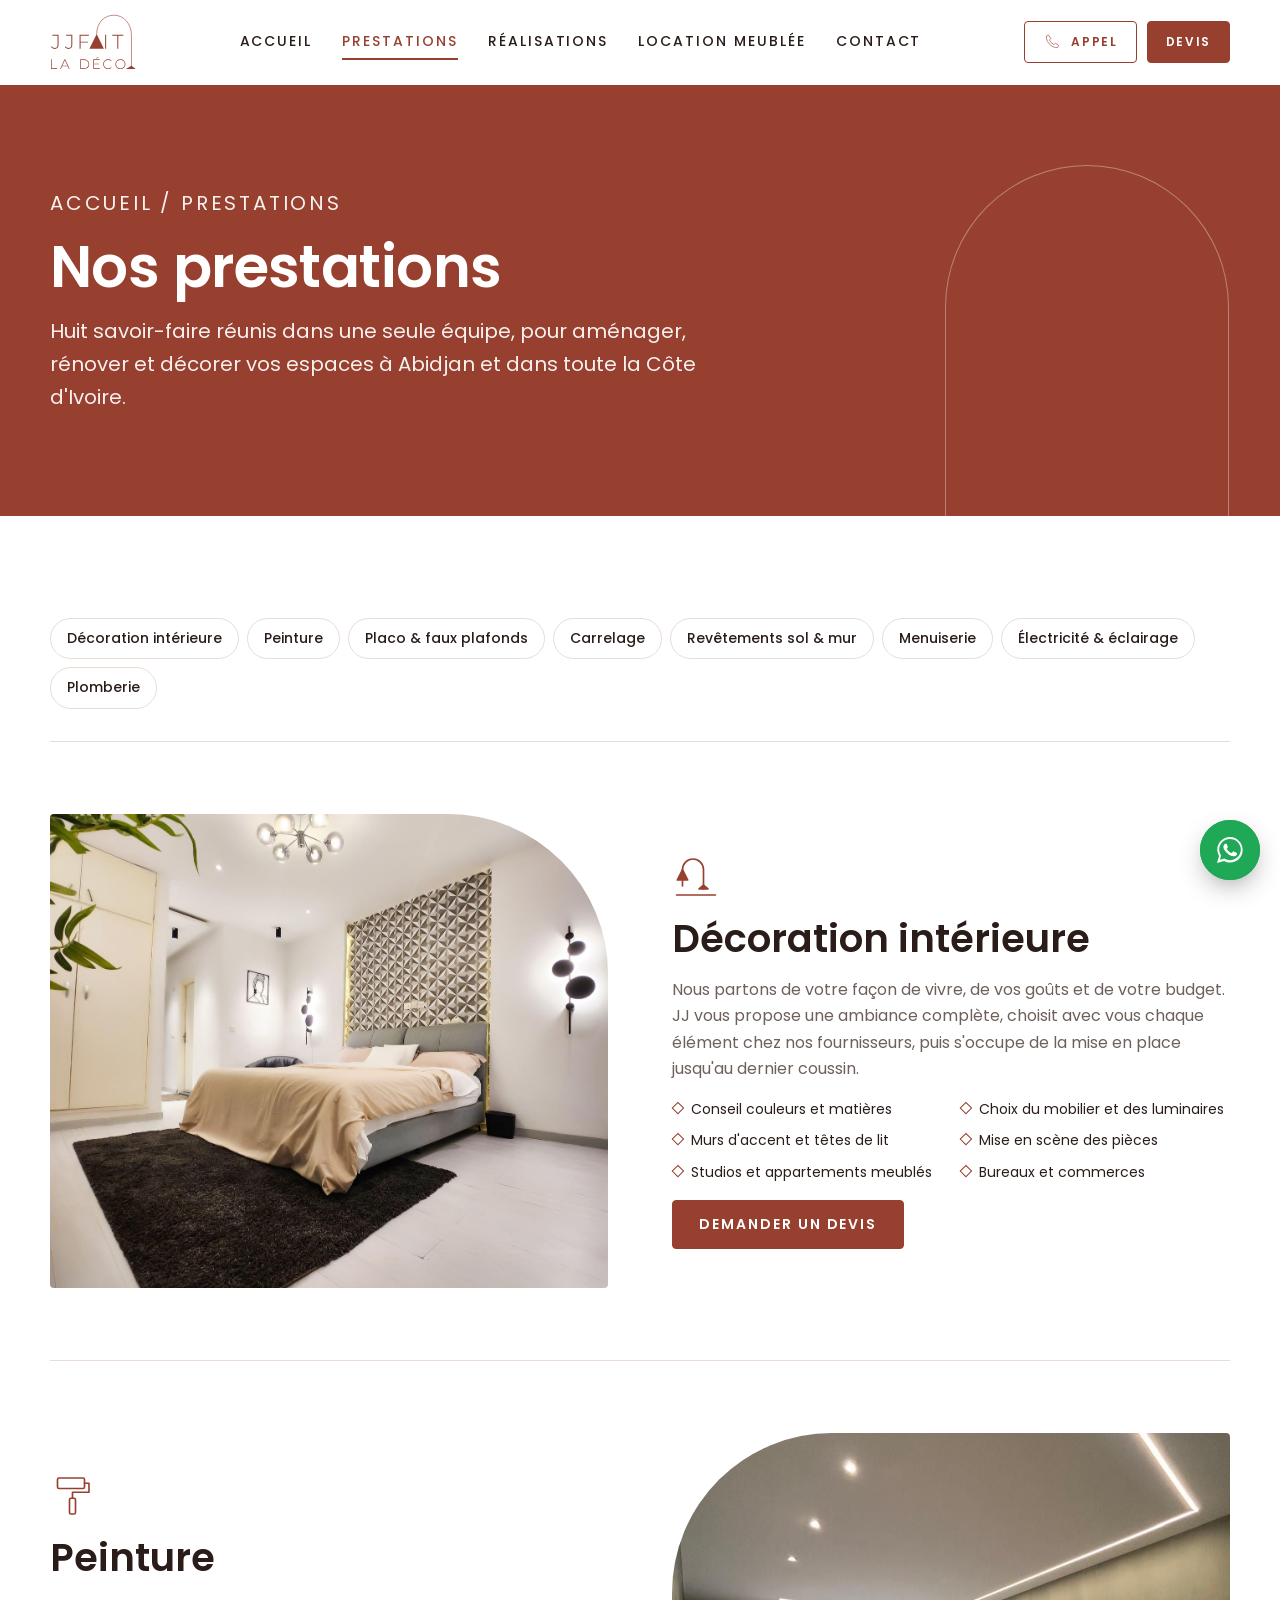
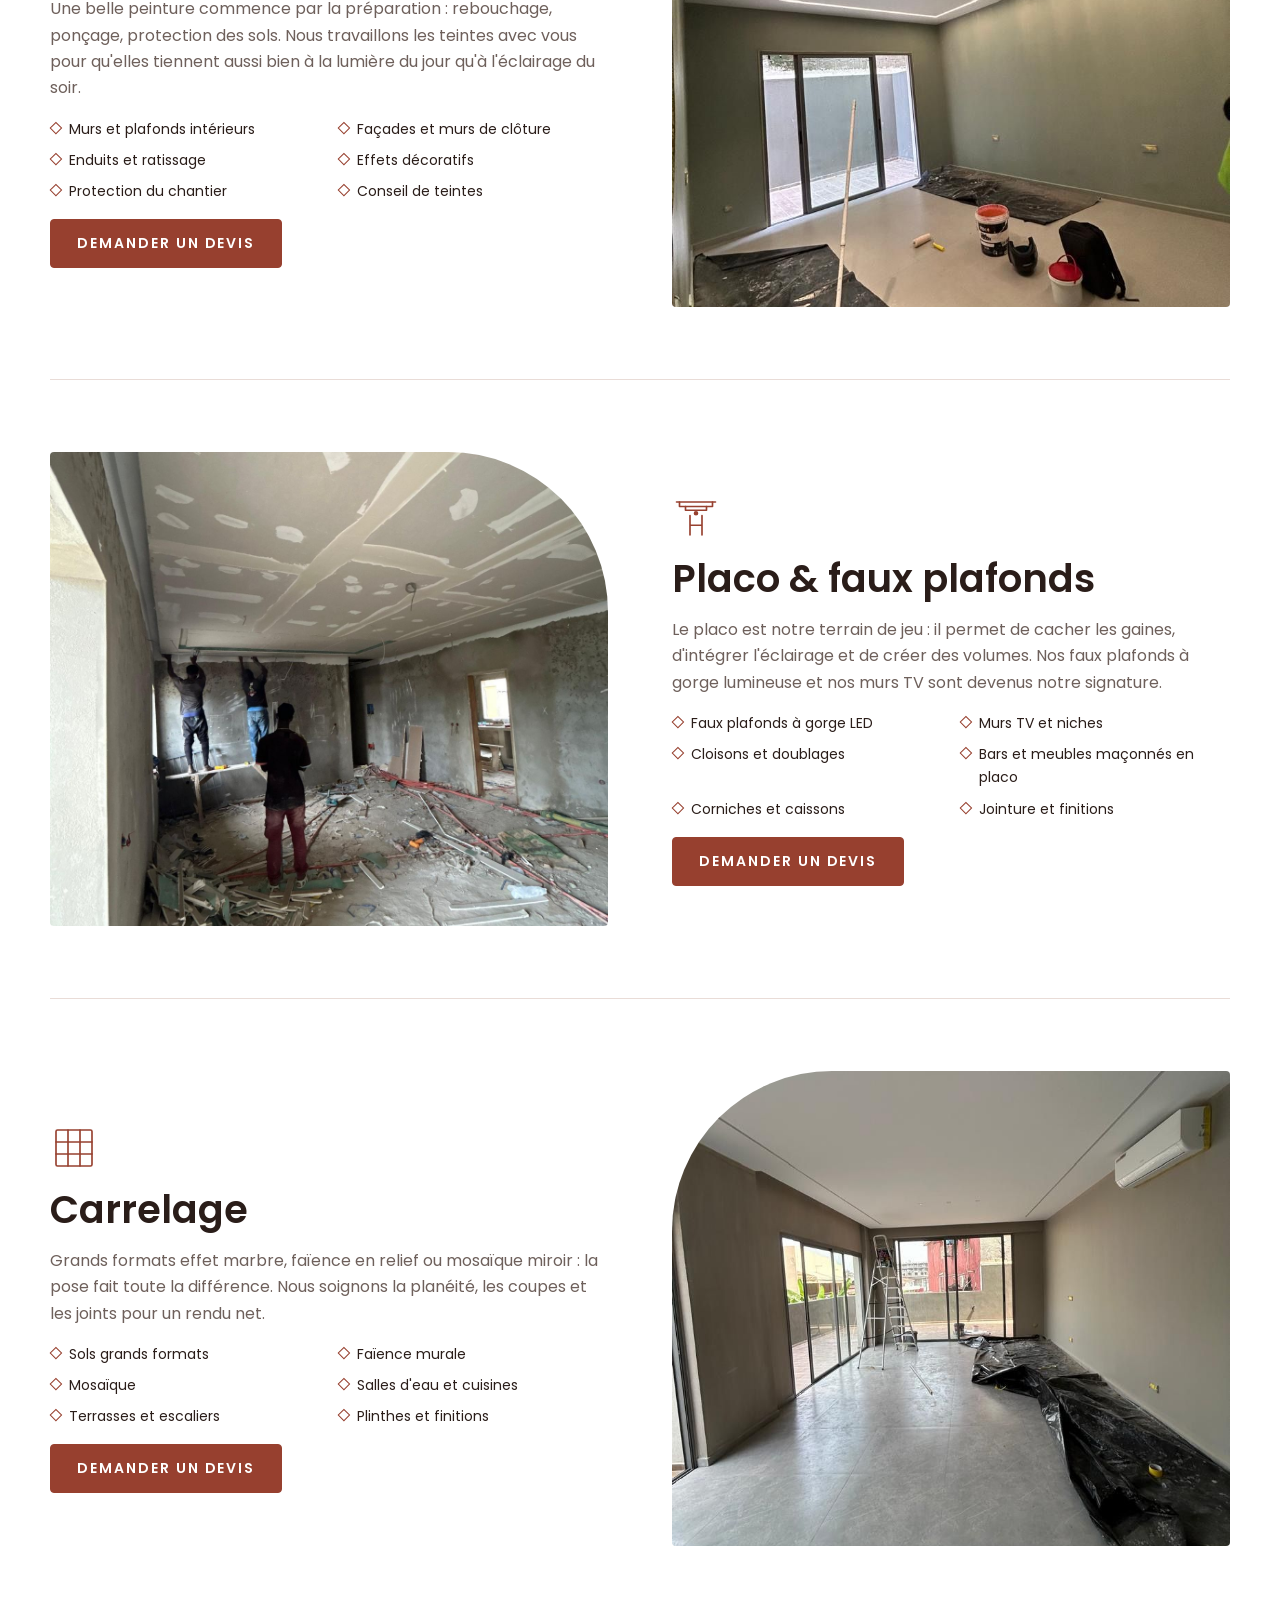
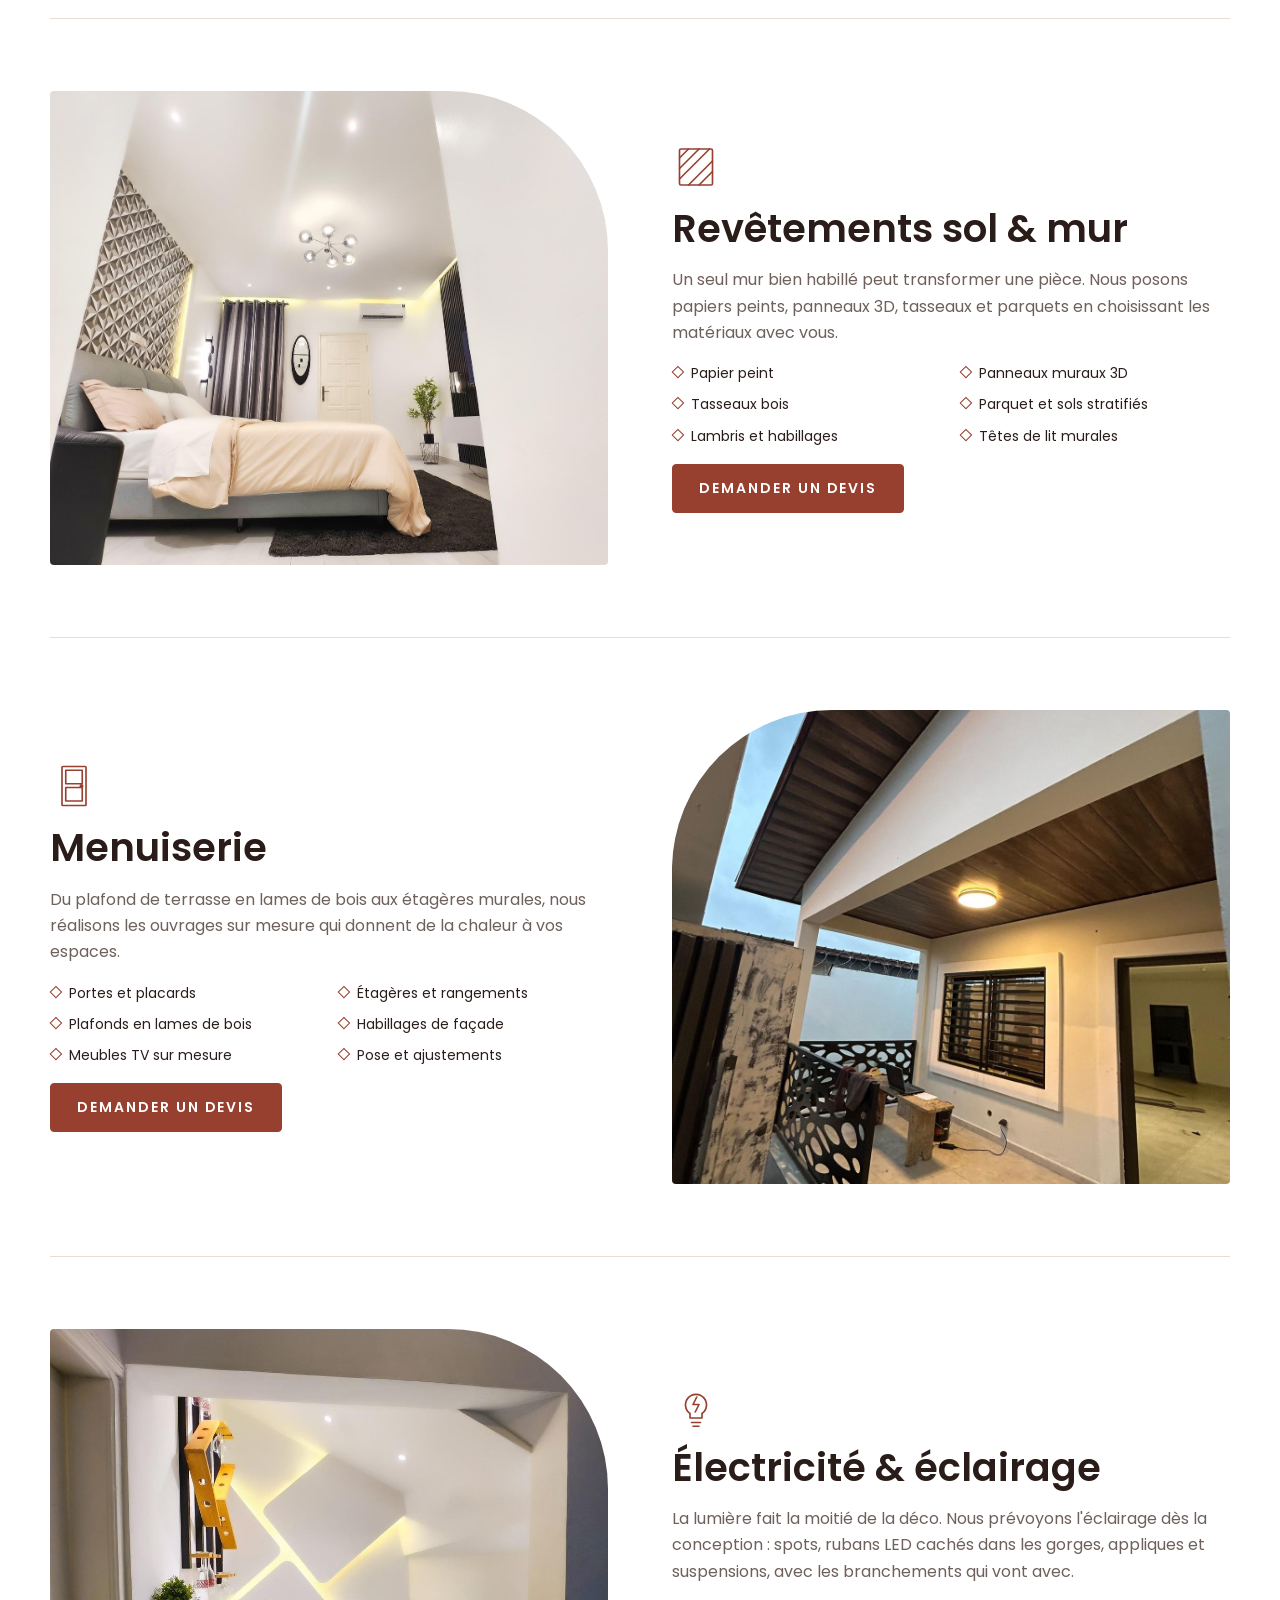
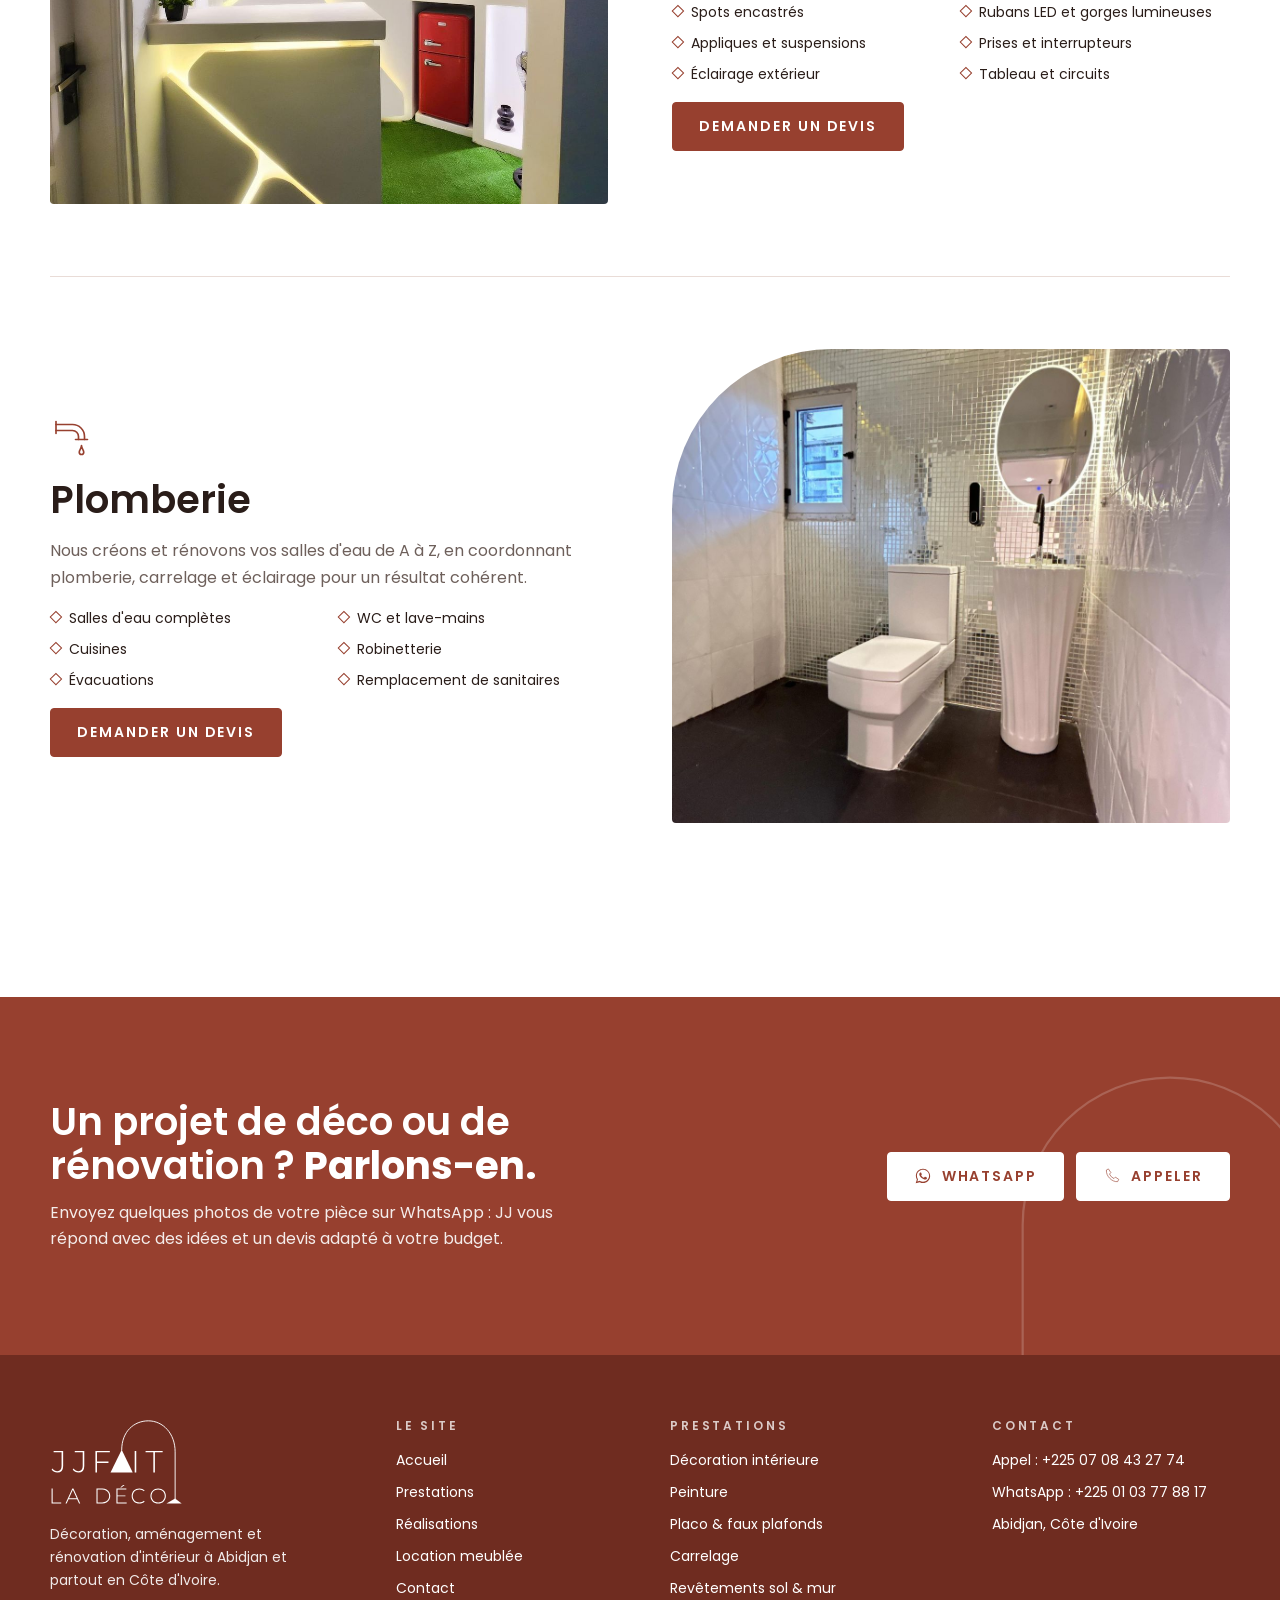
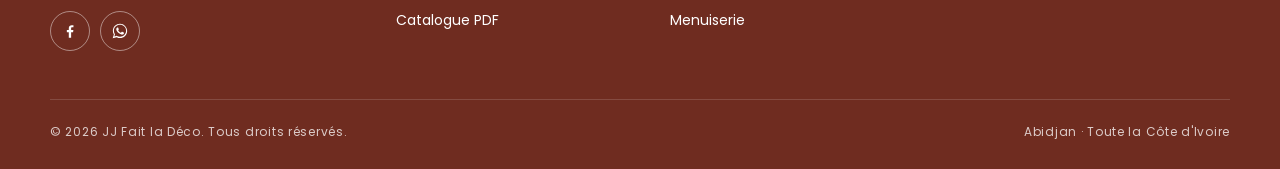
<file: prestations.html>
<!doctype html>
<html lang="fr">
<head>
<meta charset="utf-8">
<meta name="viewport" content="width=device-width, initial-scale=1, viewport-fit=cover">
<title>Prestations | JJ Fait la Déco</title>
<meta name="claude:viewport-fit-sides" content="cover">
<meta name="description" content="Décoration intérieure, peinture, placo et faux plafonds, carrelage, revêtements, menuiserie, électricité et plomberie à Abidjan.">
<meta property="og:title" content="Prestations | JJ Fait la Déco">
<meta property="og:description" content="Décoration intérieure, peinture, placo et faux plafonds, carrelage, revêtements, menuiserie, électricité et plomberie à Abidjan.">
<meta property="og:image" content="img/chambre-mur-3d.jpg">
<meta property="og:locale" content="fr_CI">
<meta name="theme-color" content="#97402F">
<link rel="icon" href="img/favicon.svg" type="image/svg+xml">
<link rel="preconnect" href="https://fonts.googleapis.com">
<link rel="preconnect" href="https://fonts.gstatic.com" crossorigin>
<link rel="stylesheet" href="https://fonts.googleapis.com/css2?family=Poppins:ital,wght@0,300;0,400;0,500;0,600;0,700;1,400&display=swap">
<link rel="stylesheet" href="css/style.css">
</head>
<body>
<a href="#contenu" style="position:absolute;left:-9999px" onfocus="this.style.left='12px'" onblur="this.style.left='-9999px'">Aller au contenu</a>
<header class="entete">
  <div class="conteneur">
    <a class="logo" href="index.html" aria-label="JJ Fait la Déco, accueil"><svg viewBox="140 290 1015 655" fill="currentColor" role="img" aria-label="JJ Fait la Déco"><path d="M195.57714285714286 698.1714285714286Q182.22285714285712 698.1714285714286 170.62571428571425 691.9628571428572Q159.0285714285714 685.7542857142857 152.0 674.7428571428571L159.26285714285714 666.7771428571428Q166.05714285714285 676.8514285714285 175.31142857142856 682.1228571428571Q184.56571428571428 687.3942857142857 195.57714285714286 687.3942857142857Q228.14285714285714 687.3942857142857 228.14285714285714 648.7371428571429V543.7771428571428H167.69714285714284V533.0H240.09142857142857V648.7371428571429Q240.09142857142857 673.3371428571429 228.84571428571428 685.7542857142857Q217.6 698.1714285714286 195.57714285714286 698.1714285714286Z M356.57714285714286 698.1714285714286Q343.22285714285715 698.1714285714286 331.62571428571425 691.9628571428572Q320.0285714285714 685.7542857142857 313.0 674.7428571428571L320.2628571428571 666.7771428571428Q327.0571428571428 676.8514285714285 336.31142857142856 682.1228571428571Q345.5657142857143 687.3942857142857 356.57714285714286 687.3942857142857Q389.1428571428571 687.3942857142857 389.1428571428571 648.7371428571429V543.7771428571428H328.69714285714286V533.0H401.09142857142854V648.7371428571429Q401.09142857142854 673.3371428571429 389.8457142857143 685.7542857142857Q378.6 698.1714285714286 356.57714285714286 698.1714285714286Z M496.54285714285714 613.8285714285714H585.3371428571428V624.6057142857143H496.54285714285714ZM497.9485714285714 697.0H486.0V533.0H595.6457142857142V543.7771428571428H497.9485714285714Z M785.0 697.0V533.0H796.9485714285714V697.0Z M927.0400000000001 697.0V543.7771428571428H868.0V533.0H998.0285714285715V543.7771428571428H938.9885714285715V697.0Z M152.0 933.0V820.0H160.23285714285714V925.5742857142857H225.28857142857143V933.0Z M258.0 933.0 309.97999999999996 820.0H318.2128571428571L370.1928571428571 933.0H361.3142857142857L312.23999999999995 825.1657142857143H315.7914285714285L266.87857142857143 933.0ZM277.0485714285714 901.1985714285714 279.79285714285714 894.2571428571429H347.43142857142857L350.17571428571426 901.1985714285714Z M494.0 933.0V820.0H538.7157142857143Q556.6342857142857 820.0 570.1942857142858 827.2642857142857Q583.7542857142857 834.5285714285715 591.2607142857144 847.2814285714286Q598.7671428571429 860.0342857142857 598.7671428571429 876.5Q598.7671428571429 892.9657142857143 591.2607142857144 905.7185714285714Q583.7542857142857 918.4714285714285 570.1942857142858 925.7357142857143Q556.6342857142857 933.0 538.7157142857143 933.0ZM502.23285714285714 925.5742857142857H538.07Q554.0514285714286 925.5742857142857 565.8357142857143 919.2785714285715Q577.62 912.9828571428571 584.0771428571429 901.925Q590.5342857142857 890.8671428571429 590.5342857142857 876.5Q590.5342857142857 862.1328571428571 584.0771428571429 851.075Q577.62 840.0171428571429 565.8357142857143 833.7214285714285Q554.0514285714286 827.4257142857143 538.07 827.4257142857143H502.23285714285714Z M653.2642857142857 871.98H714.4457142857143V879.2442857142858H653.2642857142857ZM654.2328571428571 925.5742857142857H723.97V933.0H646.0V820.0H721.5485714285714V827.4257142857143H654.2328571428571ZM674.7342857142858 810.7985714285714 697.1728571428572 791.75H708.7957142857143L683.4514285714286 810.7985714285714Z M820.5985714285715 933.8071428571428Q808.0071428571429 933.8071428571428 797.2721428571429 929.5292857142857Q786.537142857143 925.2514285714286 778.6271428571429 917.5028571428572Q770.7171428571429 909.7542857142857 766.3585714285714 899.3421428571428Q762.0 888.93 762.0 876.5Q762.0 864.07 766.3585714285714 853.6578571428572Q770.7171428571429 843.2457142857143 778.7078571428572 835.4971428571429Q786.6985714285714 827.7485714285715 797.3528571428571 823.4707142857144Q808.0071428571429 819.1928571428572 820.5985714285715 819.1928571428572Q832.5442857142857 819.1928571428572 842.9564285714287 823.0671428571429Q853.3685714285715 826.9414285714286 860.7942857142857 834.8514285714285L855.6285714285715 840.1785714285714Q848.3642857142858 833.0757142857143 839.5664285714286 829.9278571428572Q830.7685714285715 826.78 820.9214285714286 826.78Q810.1057142857144 826.78 800.8235714285715 830.4928571428571Q791.5414285714286 834.2057142857143 784.6807142857143 840.9857142857143Q777.82 847.7657142857142 774.0264285714286 856.8057142857142Q770.2328571428571 865.8457142857143 770.2328571428571 876.5Q770.2328571428571 887.1542857142857 774.0264285714286 896.1942857142858Q777.82 905.2342857142858 784.6807142857143 912.0142857142857Q791.5414285714286 918.7942857142857 800.8235714285715 922.5071428571429Q810.1057142857144 926.22 820.9214285714286 926.22Q830.7685714285715 926.22 839.5664285714286 923.0721428571428Q848.3642857142858 919.9242857142857 855.6285714285715 912.66L860.7942857142857 917.9871428571429Q853.3685714285715 925.8971428571429 842.9564285714287 929.8521428571428Q832.5442857142857 933.8071428571428 820.5985714285715 933.8071428571428Z M963.76 933.8071428571428Q951.1685714285715 933.8071428571428 940.4335714285714 929.5292857142857Q929.6985714285714 925.2514285714286 921.7078571428572 917.422142857143Q913.7171428571429 909.5928571428572 909.3585714285714 899.1807142857143Q905.0 888.7685714285715 905.0 876.5Q905.0 864.2314285714285 909.3585714285714 853.8192857142857Q913.7171428571429 843.4071428571428 921.7078571428572 835.5778571428572Q929.6985714285714 827.7485714285715 940.4335714285714 823.4707142857144Q951.1685714285715 819.1928571428572 963.76 819.1928571428572Q976.3514285714286 819.1928571428572 987.0864285714287 823.4707142857144Q997.8214285714287 827.7485714285715 1005.7314285714286 835.4971428571429Q1013.6414285714286 843.2457142857143 1018.0807142857143 853.6578571428572Q1022.5200000000001 864.07 1022.5200000000001 876.5Q1022.5200000000001 888.93 1018.0807142857143 899.3421428571428Q1013.6414285714286 909.7542857142857 1005.7314285714286 917.5028571428572Q997.8214285714287 925.2514285714286 987.0864285714287 929.5292857142857Q976.3514285714286 933.8071428571428 963.76 933.8071428571428ZM963.76 926.22Q974.5757142857143 926.22 983.777142857143 922.5071428571429Q992.9785714285715 918.7942857142857 999.7585714285715 912.0142857142857Q1006.5385714285715 905.2342857142858 1010.3321428571429 896.1942857142858Q1014.1257142857144 887.1542857142857 1014.1257142857144 876.5Q1014.1257142857144 865.6842857142857 1010.3321428571429 856.7249999999999Q1006.5385714285715 847.7657142857142 999.7585714285715 840.9857142857143Q992.9785714285715 834.2057142857143 983.777142857143 830.4928571428571Q974.5757142857143 826.78 963.76 826.78Q952.9442857142858 826.78 943.7428571428572 830.4928571428571Q934.5414285714286 834.2057142857143 927.6807142857143 840.9857142857143Q920.82 847.7657142857142 917.0264285714286 856.7249999999999Q913.2328571428571 865.6842857142857 913.2328571428571 876.5Q913.2328571428571 887.1542857142857 917.0264285714286 896.1942857142858Q920.82 905.2342857142858 927.6807142857143 912.0142857142857Q934.5414285714286 918.7942857142857 943.7428571428572 922.5071428571429Q952.9442857142858 926.22 963.76 926.22Z"/><path d="M686 525 L770 697 L601 697 Z"/><path d="M1093 895 L1143 933 L1027 933 Z"/><path d="M686 528 C686 385 780 304 889 304 C1000 304 1093 400 1093 540 L1093 900" fill="none" stroke="currentColor" stroke-width="7"/></svg></a>
    <nav class="nav" id="menu" aria-label="Menu principal"><a href="index.html">Accueil</a><a href="prestations.html" aria-current="page">Prestations</a><a href="realisations.html">Réalisations</a><a href="location.html">Location meublée</a><a href="contact.html">Contact</a></nav>
    <div class="actions-entete">
      <a class="btn btn-contour" href="tel:+2250708432774"><svg class="" viewBox="0 0 64 64" fill="none" stroke="currentColor" stroke-width="2.2" stroke-linecap="round" stroke-linejoin="round" aria-hidden="true"><path d="M20 8l8 12-5 5a30 30 0 0 0 16 16l5-5 12 8-4 8c-20 2-42-20-40-40z"/></svg> Appel</a>
      <a class="btn btn-plein" href="contact.html">Devis</a>
      <button class="burger" aria-label="Ouvrir le menu" aria-controls="menu" aria-expanded="false"><span></span><span></span><span></span></button>
    </div>
  </div>
</header>
<main id="contenu">

<div class="banniere">
  <div class="conteneur">
    <p class="fil"><a href="index.html">Accueil</a> / Prestations</p>
    <h1>Nos prestations</h1>
    <p>Huit savoir-faire réunis dans une seule équipe, pour aménager, rénover et décorer vos espaces à Abidjan et dans toute la Côte d'Ivoire.</p>
  </div>
</div>
<section style="padding-bottom:0">
  <div class="conteneur"><nav class="sommaire" aria-label="Aller à une prestation"><a class="puce" href="#decoration">Décoration intérieure</a><a class="puce" href="#peinture">Peinture</a><a class="puce" href="#placo">Placo & faux plafonds</a><a class="puce" href="#carrelage">Carrelage</a><a class="puce" href="#revetements">Revêtements sol & mur</a><a class="puce" href="#menuiserie">Menuiserie</a><a class="puce" href="#electricite">Électricité & éclairage</a><a class="puce" href="#plomberie">Plomberie</a></nav></div>
</section>
<section style="padding-top:32px">
  <div class="conteneur"><article class="prestation" id="decoration">
  <div class="prestation-photo revele"><img src="img/chambre-mur-3d.jpg" alt="Chambre avec mur 3D, appliques noires et lustre à globes" loading="lazy"></div>
  <div class="prestation-texte revele d1">
    <svg class="icone" viewBox="0 0 64 64" fill="none" stroke="currentColor" stroke-width="2.2" stroke-linecap="round" stroke-linejoin="round" aria-hidden="true"><path d="M14 44V22a14 14 0 0 1 28 0v26"/><path d="M14 22l-7 14h14z" fill="currentColor"/><path d="M36 48h12l-6-5z" fill="currentColor"/><path d="M6 56h52"/></svg>
    <h2>Décoration intérieure</h2>
    <p>Nous partons de votre façon de vivre, de vos goûts et de votre budget. JJ vous propose une ambiance complète, choisit avec vous chaque élément chez nos fournisseurs, puis s'occupe de la mise en place jusqu'au dernier coussin.</p>
    <ul class="liste-coches"><li>Conseil couleurs et matières</li><li>Choix du mobilier et des luminaires</li><li>Murs d'accent et têtes de lit</li><li>Mise en scène des pièces</li><li>Studios et appartements meublés</li><li>Bureaux et commerces</li></ul>
    <div><a class="btn btn-plein" href="contact.html#decoration">Demander un devis</a></div>
  </div>
</article><article class="prestation" id="peinture">
  <div class="prestation-photo revele"><img src="img/peinture-vert-led.jpg" alt="Pièce repeinte en vert sauge avec faux plafond lumineux" loading="lazy"></div>
  <div class="prestation-texte revele d1">
    <svg class="icone" viewBox="0 0 64 64" fill="none" stroke="currentColor" stroke-width="2.2" stroke-linecap="round" stroke-linejoin="round" aria-hidden="true"><rect x="10" y="8" width="36" height="14" rx="2"/><path d="M46 15h6v12H30v8"/><rect x="26" y="35" width="8" height="21" rx="2"/></svg>
    <h2>Peinture</h2>
    <p>Une belle peinture commence par la préparation : rebouchage, ponçage, protection des sols. Nous travaillons les teintes avec vous pour qu'elles tiennent aussi bien à la lumière du jour qu'à l'éclairage du soir.</p>
    <ul class="liste-coches"><li>Murs et plafonds intérieurs</li><li>Façades et murs de clôture</li><li>Enduits et ratissage</li><li>Effets décoratifs</li><li>Protection du chantier</li><li>Conseil de teintes</li></ul>
    <div><a class="btn btn-plein" href="contact.html#peinture">Demander un devis</a></div>
  </div>
</article><article class="prestation" id="placo">
  <div class="prestation-photo revele"><img src="img/faux-plafond-chantier.jpg" alt="Pose d'un faux plafond en plaques de plâtre sur un chantier" loading="lazy"></div>
  <div class="prestation-texte revele d1">
    <svg class="icone" viewBox="0 0 64 64" fill="none" stroke="currentColor" stroke-width="2.2" stroke-linecap="round" stroke-linejoin="round" aria-hidden="true"><path d="M6 12h52"/><path d="M10 12v6h44v-6"/><path d="M18 18v5h28v-5"/><path d="M24 30v26M40 30v26M24 43h16"/><circle cx="32" cy="27" r="2" fill="currentColor"/></svg>
    <h2>Placo & faux plafonds</h2>
    <p>Le placo est notre terrain de jeu : il permet de cacher les gaines, d'intégrer l'éclairage et de créer des volumes. Nos faux plafonds à gorge lumineuse et nos murs TV sont devenus notre signature.</p>
    <ul class="liste-coches"><li>Faux plafonds à gorge LED</li><li>Murs TV et niches</li><li>Cloisons et doublages</li><li>Bars et meubles maçonnés en placo</li><li>Corniches et caissons</li><li>Jointure et finitions</li></ul>
    <div><a class="btn btn-plein" href="contact.html#placo">Demander un devis</a></div>
  </div>
</article><article class="prestation" id="carrelage">
  <div class="prestation-photo revele"><img src="img/salon-carrelage.jpg" alt="Grand salon au carrelage gris effet marbre" loading="lazy"></div>
  <div class="prestation-texte revele d1">
    <svg class="icone" viewBox="0 0 64 64" fill="none" stroke="currentColor" stroke-width="2.2" stroke-linecap="round" stroke-linejoin="round" aria-hidden="true"><rect x="8" y="8" width="48" height="48" rx="2"/><path d="M8 24h48M8 40h48M24 8v48M40 8v48"/></svg>
    <h2>Carrelage</h2>
    <p>Grands formats effet marbre, faïence en relief ou mosaïque miroir : la pose fait toute la différence. Nous soignons la planéité, les coupes et les joints pour un rendu net.</p>
    <ul class="liste-coches"><li>Sols grands formats</li><li>Faïence murale</li><li>Mosaïque</li><li>Salles d'eau et cuisines</li><li>Terrasses et escaliers</li><li>Plinthes et finitions</li></ul>
    <div><a class="btn btn-plein" href="contact.html#carrelage">Demander un devis</a></div>
  </div>
</article><article class="prestation" id="revetements">
  <div class="prestation-photo revele"><img src="img/chambre-plafond-led.jpg" alt="Chambre avec papier peint géométrique et tasseaux noirs" loading="lazy"></div>
  <div class="prestation-texte revele d1">
    <svg class="icone" viewBox="0 0 64 64" fill="none" stroke="currentColor" stroke-width="2.2" stroke-linecap="round" stroke-linejoin="round" aria-hidden="true"><rect x="10" y="8" width="44" height="48" rx="2"/><path d="M10 20l12-12M10 34l26-26M10 48l40-40M22 56l32-32M36 56l18-18"/></svg>
    <h2>Revêtements sol & mur</h2>
    <p>Un seul mur bien habillé peut transformer une pièce. Nous posons papiers peints, panneaux 3D, tasseaux et parquets en choisissant les matériaux avec vous.</p>
    <ul class="liste-coches"><li>Papier peint</li><li>Panneaux muraux 3D</li><li>Tasseaux bois</li><li>Parquet et sols stratifiés</li><li>Lambris et habillages</li><li>Têtes de lit murales</li></ul>
    <div><a class="btn btn-plein" href="contact.html#revetements">Demander un devis</a></div>
  </div>
</article><article class="prestation" id="menuiserie">
  <div class="prestation-photo revele"><img src="img/terrasse-plafond-bois.jpg" alt="Terrasse couverte avec plafond en lames de bois" loading="lazy"></div>
  <div class="prestation-texte revele d1">
    <svg class="icone" viewBox="0 0 64 64" fill="none" stroke="currentColor" stroke-width="2.2" stroke-linecap="round" stroke-linejoin="round" aria-hidden="true"><rect x="16" y="6" width="32" height="52" rx="1"/><rect x="21" y="11" width="22" height="18"/><rect x="21" y="34" width="22" height="18"/><circle cx="42" cy="32" r="1.6" fill="currentColor"/></svg>
    <h2>Menuiserie</h2>
    <p>Du plafond de terrasse en lames de bois aux étagères murales, nous réalisons les ouvrages sur mesure qui donnent de la chaleur à vos espaces.</p>
    <ul class="liste-coches"><li>Portes et placards</li><li>Étagères et rangements</li><li>Plafonds en lames de bois</li><li>Habillages de façade</li><li>Meubles TV sur mesure</li><li>Pose et ajustements</li></ul>
    <div><a class="btn btn-plein" href="contact.html#menuiserie">Demander un devis</a></div>
  </div>
</article><article class="prestation" id="electricite">
  <div class="prestation-photo revele"><img src="img/bar-sous-escalier.jpg" alt="Bar sous l'escalier avec éclairage LED intégré" loading="lazy"></div>
  <div class="prestation-texte revele d1">
    <svg class="icone" viewBox="0 0 64 64" fill="none" stroke="currentColor" stroke-width="2.2" stroke-linecap="round" stroke-linejoin="round" aria-hidden="true"><path d="M24 42a14 14 0 1 1 16 0v6H24z"/><path d="M26 54h12M28 59h8"/><path d="M33 20l-5 10h8l-5 10"/></svg>
    <h2>Électricité & éclairage</h2>
    <p>La lumière fait la moitié de la déco. Nous prévoyons l'éclairage dès la conception : spots, rubans LED cachés dans les gorges, appliques et suspensions, avec les branchements qui vont avec.</p>
    <ul class="liste-coches"><li>Spots encastrés</li><li>Rubans LED et gorges lumineuses</li><li>Appliques et suspensions</li><li>Prises et interrupteurs</li><li>Éclairage extérieur</li><li>Tableau et circuits</li></ul>
    <div><a class="btn btn-plein" href="contact.html#electricite">Demander un devis</a></div>
  </div>
</article><article class="prestation" id="plomberie">
  <div class="prestation-photo revele"><img src="img/salle-eau-mosaique.jpg" alt="Salle d'eau en mosaïque miroir avec vasque colonne" loading="lazy"></div>
  <div class="prestation-texte revele d1">
    <svg class="icone" viewBox="0 0 64 64" fill="none" stroke="currentColor" stroke-width="2.2" stroke-linecap="round" stroke-linejoin="round" aria-hidden="true"><path d="M8 22h22a8 8 0 0 1 8 8v4"/><path d="M8 14h22a16 16 0 0 1 16 16v4"/><path d="M34 34h16"/><path d="M42 42c0 4-3 6-3 9a3 3 0 0 0 6 0c0-3-3-5-3-9z"/><path d="M8 10v16"/></svg>
    <h2>Plomberie</h2>
    <p>Nous créons et rénovons vos salles d'eau de A à Z, en coordonnant plomberie, carrelage et éclairage pour un résultat cohérent.</p>
    <ul class="liste-coches"><li>Salles d'eau complètes</li><li>WC et lave-mains</li><li>Cuisines</li><li>Robinetterie</li><li>Évacuations</li><li>Remplacement de sanitaires</li></ul>
    <div><a class="btn btn-plein" href="contact.html#plomberie">Demander un devis</a></div>
  </div>
</article></div>
</section>
<section class="cta">
  <svg class="cta-arc" viewBox="0 0 300 300" fill="none" stroke="currentColor" stroke-width="2" aria-hidden="true"><path d="M20 300V150a130 130 0 0 1 260 0v150"/></svg>
  <div class="conteneur">
    <div class="revele">
      <h2>Un projet de déco ou de rénovation ? <em>Parlons-en.</em></h2>
      <p>Envoyez quelques photos de votre pièce sur WhatsApp : JJ vous répond avec des idées et un devis adapté à votre budget.</p>
    </div>
    <div class="cta-actions revele d1">
      <a class="btn btn-blanc" href="https://wa.me/2250103778817?text=Bonjour%20JJ%20Fait%20la%20D%C3%A9co%2C%20j%27aimerais%20un%20devis%20pour%20mon%20projet." target="_blank" rel="noopener"><svg viewBox="0 0 32 32" fill="currentColor" aria-hidden="true"><path d="M16 3C9 3 3.3 8.6 3.3 15.6c0 2.3.6 4.5 1.8 6.4L3 29l7.2-1.9c1.8 1 3.8 1.5 5.8 1.5 7 0 12.7-5.6 12.7-12.6S23 3 16 3zm0 23.2c-1.9 0-3.7-.5-5.3-1.4l-.4-.2-4.3 1.1 1.1-4.1-.3-.4a10.4 10.4 0 0 1-1.6-5.6C5.2 9.8 10 5.1 16 5.1s10.8 4.7 10.8 10.5S22 26.2 16 26.2zm5.9-7.8c-.3-.2-1.9-.9-2.2-1-.3-.1-.5-.2-.7.2-.2.3-.8 1-1 1.2-.2.2-.4.2-.7.1-.3-.2-1.4-.5-2.6-1.6-1-.9-1.6-1.9-1.8-2.2-.2-.3 0-.5.1-.7l.5-.6.3-.5c.1-.2 0-.4 0-.6l-1-2.4c-.3-.6-.5-.5-.7-.5h-.6c-.2 0-.6.1-.9.4-.3.3-1.2 1.1-1.2 2.8s1.2 3.2 1.4 3.4c.2.2 2.4 3.6 5.8 5 .8.4 1.4.6 1.9.7.8.3 1.5.2 2.1.1.6-.1 1.9-.8 2.2-1.5.3-.7.3-1.4.2-1.5-.1-.2-.3-.3-.6-.4z"/></svg> WhatsApp</a>
      <a class="btn btn-blanc" href="tel:+2250708432774"><svg class="" viewBox="0 0 64 64" fill="none" stroke="currentColor" stroke-width="2.2" stroke-linecap="round" stroke-linejoin="round" aria-hidden="true"><path d="M20 8l8 12-5 5a30 30 0 0 0 16 16l5-5 12 8-4 8c-20 2-42-20-40-40z"/></svg> Appeler</a>
    </div>
  </div>
</section>

</main>
<footer class="pied">
  <div class="conteneur">
    <div class="pied-grille">
      <div>
        <a class="logo" href="index.html" aria-label="JJ Fait la Déco, accueil"><svg viewBox="140 290 1015 655" fill="currentColor" role="img" aria-label="JJ Fait la Déco"><path d="M195.57714285714286 698.1714285714286Q182.22285714285712 698.1714285714286 170.62571428571425 691.9628571428572Q159.0285714285714 685.7542857142857 152.0 674.7428571428571L159.26285714285714 666.7771428571428Q166.05714285714285 676.8514285714285 175.31142857142856 682.1228571428571Q184.56571428571428 687.3942857142857 195.57714285714286 687.3942857142857Q228.14285714285714 687.3942857142857 228.14285714285714 648.7371428571429V543.7771428571428H167.69714285714284V533.0H240.09142857142857V648.7371428571429Q240.09142857142857 673.3371428571429 228.84571428571428 685.7542857142857Q217.6 698.1714285714286 195.57714285714286 698.1714285714286Z M356.57714285714286 698.1714285714286Q343.22285714285715 698.1714285714286 331.62571428571425 691.9628571428572Q320.0285714285714 685.7542857142857 313.0 674.7428571428571L320.2628571428571 666.7771428571428Q327.0571428571428 676.8514285714285 336.31142857142856 682.1228571428571Q345.5657142857143 687.3942857142857 356.57714285714286 687.3942857142857Q389.1428571428571 687.3942857142857 389.1428571428571 648.7371428571429V543.7771428571428H328.69714285714286V533.0H401.09142857142854V648.7371428571429Q401.09142857142854 673.3371428571429 389.8457142857143 685.7542857142857Q378.6 698.1714285714286 356.57714285714286 698.1714285714286Z M496.54285714285714 613.8285714285714H585.3371428571428V624.6057142857143H496.54285714285714ZM497.9485714285714 697.0H486.0V533.0H595.6457142857142V543.7771428571428H497.9485714285714Z M785.0 697.0V533.0H796.9485714285714V697.0Z M927.0400000000001 697.0V543.7771428571428H868.0V533.0H998.0285714285715V543.7771428571428H938.9885714285715V697.0Z M152.0 933.0V820.0H160.23285714285714V925.5742857142857H225.28857142857143V933.0Z M258.0 933.0 309.97999999999996 820.0H318.2128571428571L370.1928571428571 933.0H361.3142857142857L312.23999999999995 825.1657142857143H315.7914285714285L266.87857142857143 933.0ZM277.0485714285714 901.1985714285714 279.79285714285714 894.2571428571429H347.43142857142857L350.17571428571426 901.1985714285714Z M494.0 933.0V820.0H538.7157142857143Q556.6342857142857 820.0 570.1942857142858 827.2642857142857Q583.7542857142857 834.5285714285715 591.2607142857144 847.2814285714286Q598.7671428571429 860.0342857142857 598.7671428571429 876.5Q598.7671428571429 892.9657142857143 591.2607142857144 905.7185714285714Q583.7542857142857 918.4714285714285 570.1942857142858 925.7357142857143Q556.6342857142857 933.0 538.7157142857143 933.0ZM502.23285714285714 925.5742857142857H538.07Q554.0514285714286 925.5742857142857 565.8357142857143 919.2785714285715Q577.62 912.9828571428571 584.0771428571429 901.925Q590.5342857142857 890.8671428571429 590.5342857142857 876.5Q590.5342857142857 862.1328571428571 584.0771428571429 851.075Q577.62 840.0171428571429 565.8357142857143 833.7214285714285Q554.0514285714286 827.4257142857143 538.07 827.4257142857143H502.23285714285714Z M653.2642857142857 871.98H714.4457142857143V879.2442857142858H653.2642857142857ZM654.2328571428571 925.5742857142857H723.97V933.0H646.0V820.0H721.5485714285714V827.4257142857143H654.2328571428571ZM674.7342857142858 810.7985714285714 697.1728571428572 791.75H708.7957142857143L683.4514285714286 810.7985714285714Z M820.5985714285715 933.8071428571428Q808.0071428571429 933.8071428571428 797.2721428571429 929.5292857142857Q786.537142857143 925.2514285714286 778.6271428571429 917.5028571428572Q770.7171428571429 909.7542857142857 766.3585714285714 899.3421428571428Q762.0 888.93 762.0 876.5Q762.0 864.07 766.3585714285714 853.6578571428572Q770.7171428571429 843.2457142857143 778.7078571428572 835.4971428571429Q786.6985714285714 827.7485714285715 797.3528571428571 823.4707142857144Q808.0071428571429 819.1928571428572 820.5985714285715 819.1928571428572Q832.5442857142857 819.1928571428572 842.9564285714287 823.0671428571429Q853.3685714285715 826.9414285714286 860.7942857142857 834.8514285714285L855.6285714285715 840.1785714285714Q848.3642857142858 833.0757142857143 839.5664285714286 829.9278571428572Q830.7685714285715 826.78 820.9214285714286 826.78Q810.1057142857144 826.78 800.8235714285715 830.4928571428571Q791.5414285714286 834.2057142857143 784.6807142857143 840.9857142857143Q777.82 847.7657142857142 774.0264285714286 856.8057142857142Q770.2328571428571 865.8457142857143 770.2328571428571 876.5Q770.2328571428571 887.1542857142857 774.0264285714286 896.1942857142858Q777.82 905.2342857142858 784.6807142857143 912.0142857142857Q791.5414285714286 918.7942857142857 800.8235714285715 922.5071428571429Q810.1057142857144 926.22 820.9214285714286 926.22Q830.7685714285715 926.22 839.5664285714286 923.0721428571428Q848.3642857142858 919.9242857142857 855.6285714285715 912.66L860.7942857142857 917.9871428571429Q853.3685714285715 925.8971428571429 842.9564285714287 929.8521428571428Q832.5442857142857 933.8071428571428 820.5985714285715 933.8071428571428Z M963.76 933.8071428571428Q951.1685714285715 933.8071428571428 940.4335714285714 929.5292857142857Q929.6985714285714 925.2514285714286 921.7078571428572 917.422142857143Q913.7171428571429 909.5928571428572 909.3585714285714 899.1807142857143Q905.0 888.7685714285715 905.0 876.5Q905.0 864.2314285714285 909.3585714285714 853.8192857142857Q913.7171428571429 843.4071428571428 921.7078571428572 835.5778571428572Q929.6985714285714 827.7485714285715 940.4335714285714 823.4707142857144Q951.1685714285715 819.1928571428572 963.76 819.1928571428572Q976.3514285714286 819.1928571428572 987.0864285714287 823.4707142857144Q997.8214285714287 827.7485714285715 1005.7314285714286 835.4971428571429Q1013.6414285714286 843.2457142857143 1018.0807142857143 853.6578571428572Q1022.5200000000001 864.07 1022.5200000000001 876.5Q1022.5200000000001 888.93 1018.0807142857143 899.3421428571428Q1013.6414285714286 909.7542857142857 1005.7314285714286 917.5028571428572Q997.8214285714287 925.2514285714286 987.0864285714287 929.5292857142857Q976.3514285714286 933.8071428571428 963.76 933.8071428571428ZM963.76 926.22Q974.5757142857143 926.22 983.777142857143 922.5071428571429Q992.9785714285715 918.7942857142857 999.7585714285715 912.0142857142857Q1006.5385714285715 905.2342857142858 1010.3321428571429 896.1942857142858Q1014.1257142857144 887.1542857142857 1014.1257142857144 876.5Q1014.1257142857144 865.6842857142857 1010.3321428571429 856.7249999999999Q1006.5385714285715 847.7657142857142 999.7585714285715 840.9857142857143Q992.9785714285715 834.2057142857143 983.777142857143 830.4928571428571Q974.5757142857143 826.78 963.76 826.78Q952.9442857142858 826.78 943.7428571428572 830.4928571428571Q934.5414285714286 834.2057142857143 927.6807142857143 840.9857142857143Q920.82 847.7657142857142 917.0264285714286 856.7249999999999Q913.2328571428571 865.6842857142857 913.2328571428571 876.5Q913.2328571428571 887.1542857142857 917.0264285714286 896.1942857142858Q920.82 905.2342857142858 927.6807142857143 912.0142857142857Q934.5414285714286 918.7942857142857 943.7428571428572 922.5071428571429Q952.9442857142858 926.22 963.76 926.22Z"/><path d="M686 525 L770 697 L601 697 Z"/><path d="M1093 895 L1143 933 L1027 933 Z"/><path d="M686 528 C686 385 780 304 889 304 C1000 304 1093 400 1093 540 L1093 900" fill="none" stroke="currentColor" stroke-width="7"/></svg></a>
        <p style="margin-top:18px;max-width:30ch">Décoration, aménagement et rénovation d'intérieur à Abidjan et partout en Côte d'Ivoire.</p>
        <div class="reseaux"><a href="https://www.facebook.com/profile.php?id=61574933570525" target="_blank" rel="noopener" aria-label="Facebook"><svg viewBox="0 0 24 24" fill="currentColor" aria-hidden="true"><path d="M13.5 21v-7.5h2.6l.4-3h-3V8.6c0-.9.3-1.5 1.5-1.5h1.6V4.4c-.3 0-1.2-.1-2.3-.1-2.3 0-3.9 1.4-3.9 4v2.2H7.8v3h2.6V21z"/></svg></a><a href="https://wa.me/2250103778817?text=Bonjour%20JJ%20Fait%20la%20D%C3%A9co%2C%20j%27aimerais%20un%20devis%20pour%20mon%20projet." target="_blank" rel="noopener" aria-label="WhatsApp"><svg viewBox="0 0 32 32" fill="currentColor" aria-hidden="true"><path d="M16 3C9 3 3.3 8.6 3.3 15.6c0 2.3.6 4.5 1.8 6.4L3 29l7.2-1.9c1.8 1 3.8 1.5 5.8 1.5 7 0 12.7-5.6 12.7-12.6S23 3 16 3zm0 23.2c-1.9 0-3.7-.5-5.3-1.4l-.4-.2-4.3 1.1 1.1-4.1-.3-.4a10.4 10.4 0 0 1-1.6-5.6C5.2 9.8 10 5.1 16 5.1s10.8 4.7 10.8 10.5S22 26.2 16 26.2zm5.9-7.8c-.3-.2-1.9-.9-2.2-1-.3-.1-.5-.2-.7.2-.2.3-.8 1-1 1.2-.2.2-.4.2-.7.1-.3-.2-1.4-.5-2.6-1.6-1-.9-1.6-1.9-1.8-2.2-.2-.3 0-.5.1-.7l.5-.6.3-.5c.1-.2 0-.4 0-.6l-1-2.4c-.3-.6-.5-.5-.7-.5h-.6c-.2 0-.6.1-.9.4-.3.3-1.2 1.1-1.2 2.8s1.2 3.2 1.4 3.4c.2.2 2.4 3.6 5.8 5 .8.4 1.4.6 1.9.7.8.3 1.5.2 2.1.1.6-.1 1.9-.8 2.2-1.5.3-.7.3-1.4.2-1.5-.1-.2-.3-.3-.6-.4z"/></svg></a></div>
      </div>
      <div><h4>Le site</h4><ul><li><a href="index.html">Accueil</a></li><li><a href="prestations.html">Prestations</a></li><li><a href="realisations.html">Réalisations</a></li><li><a href="location.html">Location meublée</a></li><li><a href="contact.html">Contact</a></li><li><a href="catalogue-jjfait-la-deco.pdf" download>Catalogue PDF</a></li></ul></div>
      <div><h4>Prestations</h4><ul><li><a href="prestations.html#decoration">Décoration intérieure</a></li><li><a href="prestations.html#peinture">Peinture</a></li><li><a href="prestations.html#placo">Placo & faux plafonds</a></li><li><a href="prestations.html#carrelage">Carrelage</a></li><li><a href="prestations.html#revetements">Revêtements sol & mur</a></li><li><a href="prestations.html#menuiserie">Menuiserie</a></li></ul></div>
      <div><h4>Contact</h4><ul>
        <li><a href="tel:+2250708432774">Appel : +225 07 08 43 27 74</a></li>
        <li><a href="https://wa.me/2250103778817?text=Bonjour%20JJ%20Fait%20la%20D%C3%A9co%2C%20j%27aimerais%20un%20devis%20pour%20mon%20projet." target="_blank" rel="noopener">WhatsApp : +225 01 03 77 88 17</a></li>
        <li>Abidjan, Côte d'Ivoire</li>
      </ul></div>
    </div>
    <div class="pied-bas"><span>© <span data-annee>2026</span> JJ Fait la Déco. Tous droits réservés.</span><span>Abidjan · Toute la Côte d'Ivoire</span></div>
  </div>
</footer>
<a class="wa-flottant" href="https://wa.me/2250103778817?text=Bonjour%20JJ%20Fait%20la%20D%C3%A9co%2C%20j%27aimerais%20un%20devis%20pour%20mon%20projet." target="_blank" rel="noopener" aria-label="Écrire sur WhatsApp"><svg viewBox="0 0 32 32" fill="currentColor" aria-hidden="true"><path d="M16 3C9 3 3.3 8.6 3.3 15.6c0 2.3.6 4.5 1.8 6.4L3 29l7.2-1.9c1.8 1 3.8 1.5 5.8 1.5 7 0 12.7-5.6 12.7-12.6S23 3 16 3zm0 23.2c-1.9 0-3.7-.5-5.3-1.4l-.4-.2-4.3 1.1 1.1-4.1-.3-.4a10.4 10.4 0 0 1-1.6-5.6C5.2 9.8 10 5.1 16 5.1s10.8 4.7 10.8 10.5S22 26.2 16 26.2zm5.9-7.8c-.3-.2-1.9-.9-2.2-1-.3-.1-.5-.2-.7.2-.2.3-.8 1-1 1.2-.2.2-.4.2-.7.1-.3-.2-1.4-.5-2.6-1.6-1-.9-1.6-1.9-1.8-2.2-.2-.3 0-.5.1-.7l.5-.6.3-.5c.1-.2 0-.4 0-.6l-1-2.4c-.3-.6-.5-.5-.7-.5h-.6c-.2 0-.6.1-.9.4-.3.3-1.2 1.1-1.2 2.8s1.2 3.2 1.4 3.4c.2.2 2.4 3.6 5.8 5 .8.4 1.4.6 1.9.7.8.3 1.5.2 2.1.1.6-.1 1.9-.8 2.2-1.5.3-.7.3-1.4.2-1.5-.1-.2-.3-.3-.6-.4z"/></svg></a>
<script src="js/avis.js"></script>
<script src="js/visites.js"></script>
<script src="js/disponibilites.js"></script>
<script src="js/location.js"></script>
<script src="js/main.js"></script>
</body>
</html>
</file>
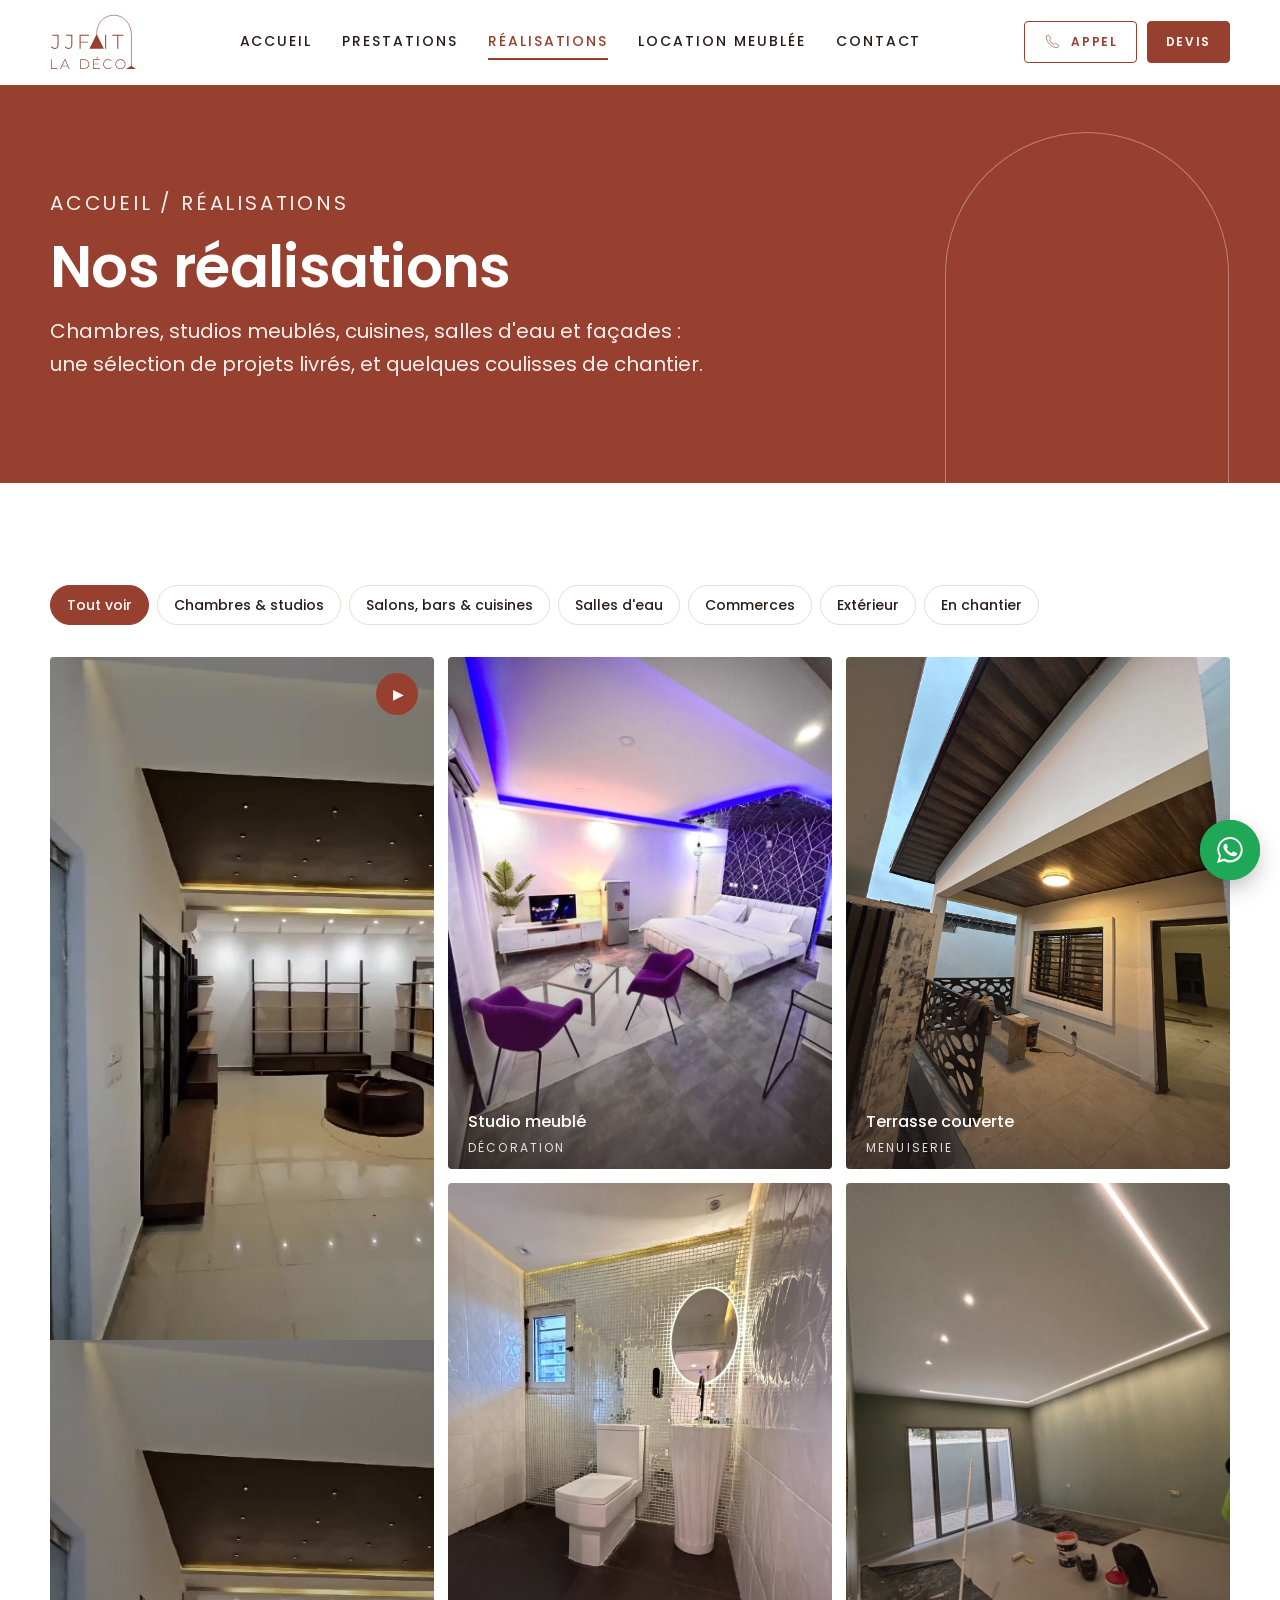
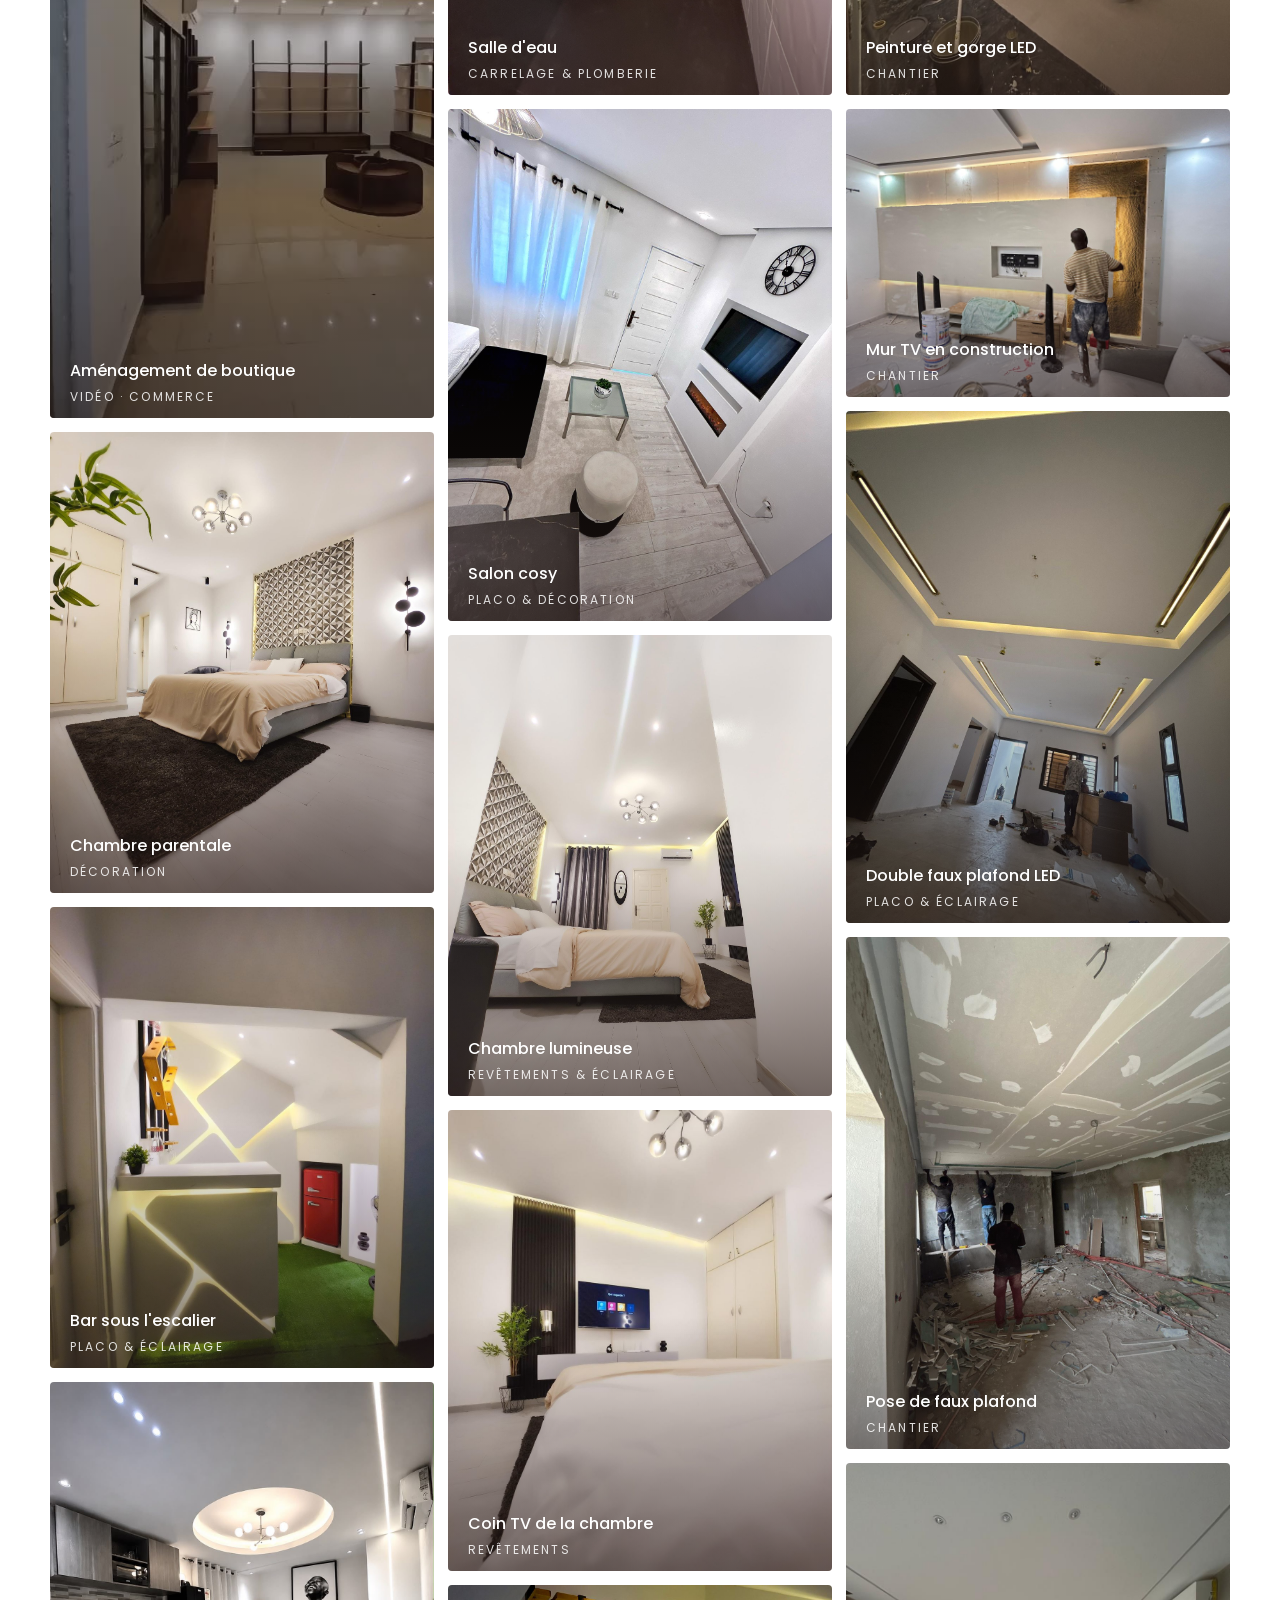
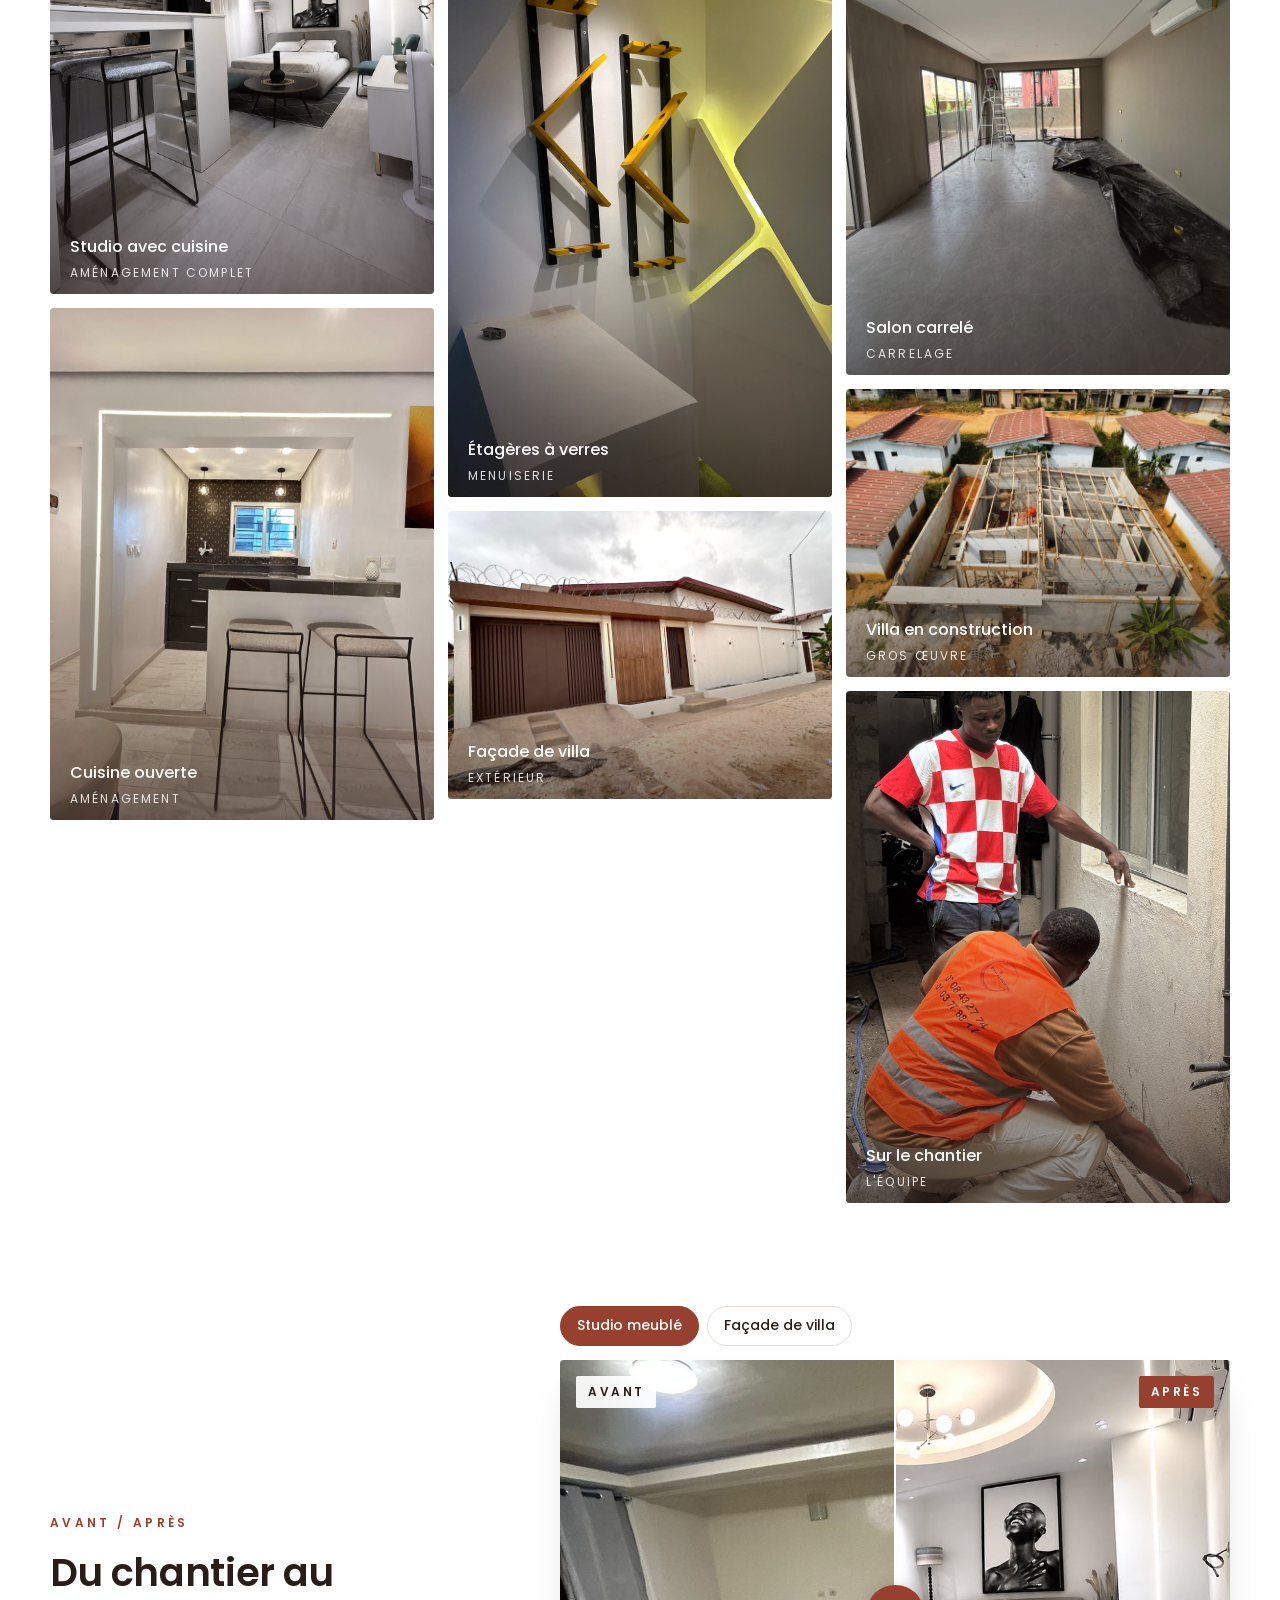
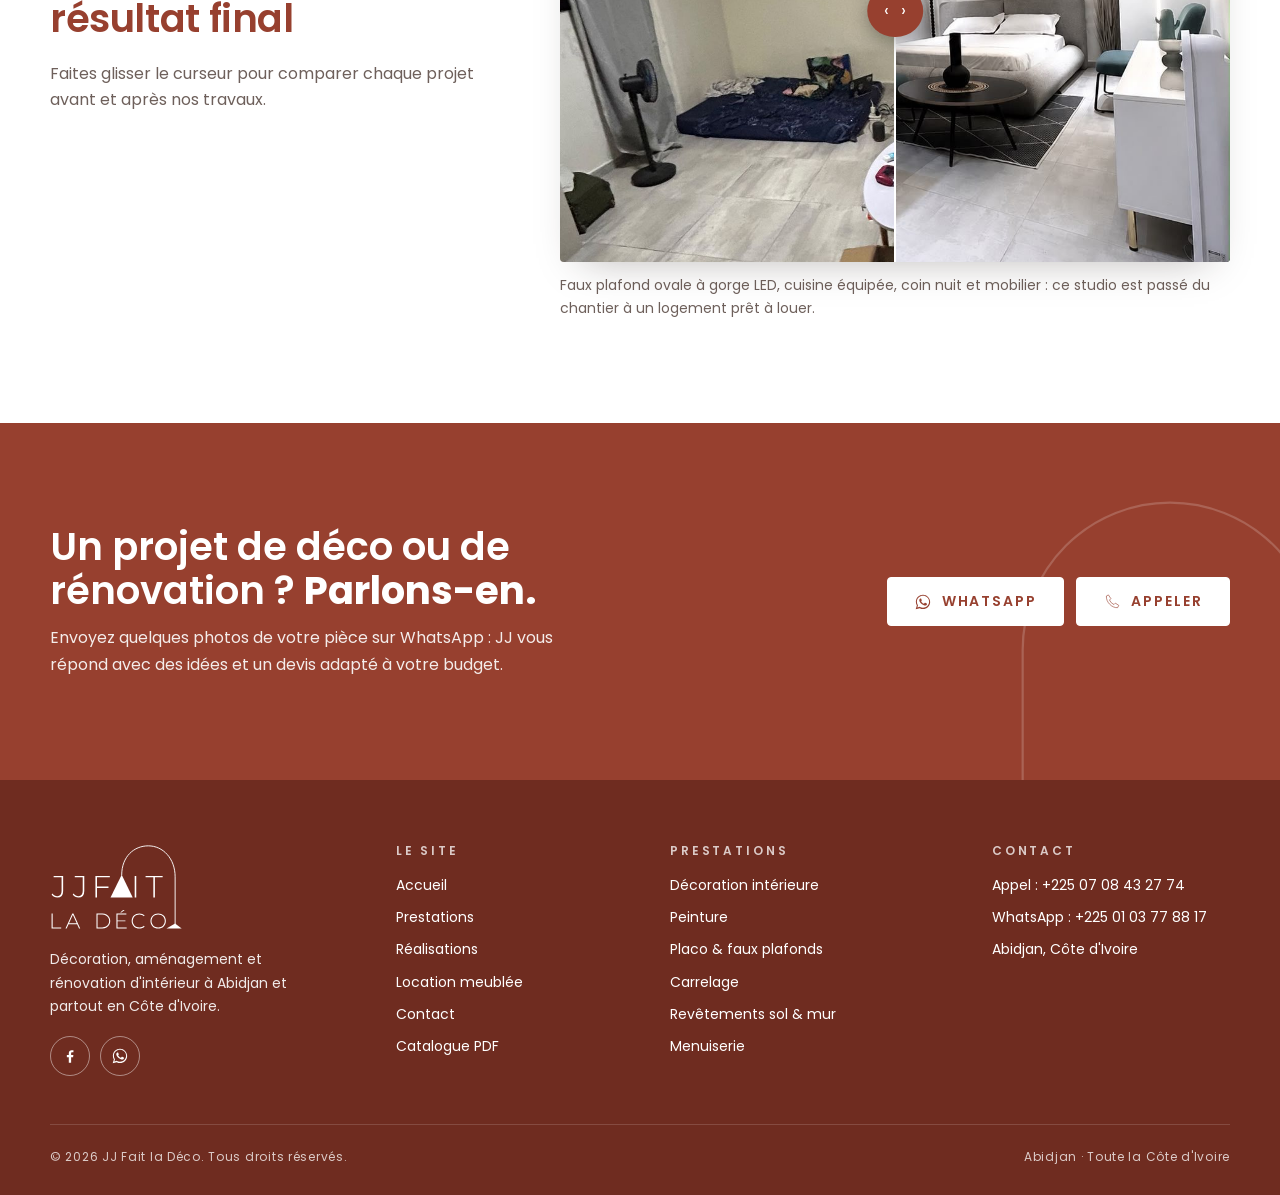
<file: realisations.html>
<!doctype html>
<html lang="fr">
<head>
<meta charset="utf-8">
<meta name="viewport" content="width=device-width, initial-scale=1, viewport-fit=cover">
<title>Réalisations | JJ Fait la Déco</title>
<meta name="claude:viewport-fit-sides" content="cover">
<meta name="description" content="Chambres, studios, cuisines, salles d&#x27;eau et façades réalisés par JJ Fait la Déco à Abidjan.">
<meta property="og:title" content="Réalisations | JJ Fait la Déco">
<meta property="og:description" content="Chambres, studios, cuisines, salles d&#x27;eau et façades réalisés par JJ Fait la Déco à Abidjan.">
<meta property="og:image" content="img/chambre-mur-3d.jpg">
<meta property="og:locale" content="fr_CI">
<meta name="theme-color" content="#97402F">
<link rel="icon" href="img/favicon.svg" type="image/svg+xml">
<link rel="preconnect" href="https://fonts.googleapis.com">
<link rel="preconnect" href="https://fonts.gstatic.com" crossorigin>
<link rel="stylesheet" href="https://fonts.googleapis.com/css2?family=Poppins:ital,wght@0,300;0,400;0,500;0,600;0,700;1,400&display=swap">
<link rel="stylesheet" href="css/style.css">
</head>
<body>
<a href="#contenu" style="position:absolute;left:-9999px" onfocus="this.style.left='12px'" onblur="this.style.left='-9999px'">Aller au contenu</a>
<header class="entete">
  <div class="conteneur">
    <a class="logo" href="index.html" aria-label="JJ Fait la Déco, accueil"><svg viewBox="140 290 1015 655" fill="currentColor" role="img" aria-label="JJ Fait la Déco"><path d="M195.57714285714286 698.1714285714286Q182.22285714285712 698.1714285714286 170.62571428571425 691.9628571428572Q159.0285714285714 685.7542857142857 152.0 674.7428571428571L159.26285714285714 666.7771428571428Q166.05714285714285 676.8514285714285 175.31142857142856 682.1228571428571Q184.56571428571428 687.3942857142857 195.57714285714286 687.3942857142857Q228.14285714285714 687.3942857142857 228.14285714285714 648.7371428571429V543.7771428571428H167.69714285714284V533.0H240.09142857142857V648.7371428571429Q240.09142857142857 673.3371428571429 228.84571428571428 685.7542857142857Q217.6 698.1714285714286 195.57714285714286 698.1714285714286Z M356.57714285714286 698.1714285714286Q343.22285714285715 698.1714285714286 331.62571428571425 691.9628571428572Q320.0285714285714 685.7542857142857 313.0 674.7428571428571L320.2628571428571 666.7771428571428Q327.0571428571428 676.8514285714285 336.31142857142856 682.1228571428571Q345.5657142857143 687.3942857142857 356.57714285714286 687.3942857142857Q389.1428571428571 687.3942857142857 389.1428571428571 648.7371428571429V543.7771428571428H328.69714285714286V533.0H401.09142857142854V648.7371428571429Q401.09142857142854 673.3371428571429 389.8457142857143 685.7542857142857Q378.6 698.1714285714286 356.57714285714286 698.1714285714286Z M496.54285714285714 613.8285714285714H585.3371428571428V624.6057142857143H496.54285714285714ZM497.9485714285714 697.0H486.0V533.0H595.6457142857142V543.7771428571428H497.9485714285714Z M785.0 697.0V533.0H796.9485714285714V697.0Z M927.0400000000001 697.0V543.7771428571428H868.0V533.0H998.0285714285715V543.7771428571428H938.9885714285715V697.0Z M152.0 933.0V820.0H160.23285714285714V925.5742857142857H225.28857142857143V933.0Z M258.0 933.0 309.97999999999996 820.0H318.2128571428571L370.1928571428571 933.0H361.3142857142857L312.23999999999995 825.1657142857143H315.7914285714285L266.87857142857143 933.0ZM277.0485714285714 901.1985714285714 279.79285714285714 894.2571428571429H347.43142857142857L350.17571428571426 901.1985714285714Z M494.0 933.0V820.0H538.7157142857143Q556.6342857142857 820.0 570.1942857142858 827.2642857142857Q583.7542857142857 834.5285714285715 591.2607142857144 847.2814285714286Q598.7671428571429 860.0342857142857 598.7671428571429 876.5Q598.7671428571429 892.9657142857143 591.2607142857144 905.7185714285714Q583.7542857142857 918.4714285714285 570.1942857142858 925.7357142857143Q556.6342857142857 933.0 538.7157142857143 933.0ZM502.23285714285714 925.5742857142857H538.07Q554.0514285714286 925.5742857142857 565.8357142857143 919.2785714285715Q577.62 912.9828571428571 584.0771428571429 901.925Q590.5342857142857 890.8671428571429 590.5342857142857 876.5Q590.5342857142857 862.1328571428571 584.0771428571429 851.075Q577.62 840.0171428571429 565.8357142857143 833.7214285714285Q554.0514285714286 827.4257142857143 538.07 827.4257142857143H502.23285714285714Z M653.2642857142857 871.98H714.4457142857143V879.2442857142858H653.2642857142857ZM654.2328571428571 925.5742857142857H723.97V933.0H646.0V820.0H721.5485714285714V827.4257142857143H654.2328571428571ZM674.7342857142858 810.7985714285714 697.1728571428572 791.75H708.7957142857143L683.4514285714286 810.7985714285714Z M820.5985714285715 933.8071428571428Q808.0071428571429 933.8071428571428 797.2721428571429 929.5292857142857Q786.537142857143 925.2514285714286 778.6271428571429 917.5028571428572Q770.7171428571429 909.7542857142857 766.3585714285714 899.3421428571428Q762.0 888.93 762.0 876.5Q762.0 864.07 766.3585714285714 853.6578571428572Q770.7171428571429 843.2457142857143 778.7078571428572 835.4971428571429Q786.6985714285714 827.7485714285715 797.3528571428571 823.4707142857144Q808.0071428571429 819.1928571428572 820.5985714285715 819.1928571428572Q832.5442857142857 819.1928571428572 842.9564285714287 823.0671428571429Q853.3685714285715 826.9414285714286 860.7942857142857 834.8514285714285L855.6285714285715 840.1785714285714Q848.3642857142858 833.0757142857143 839.5664285714286 829.9278571428572Q830.7685714285715 826.78 820.9214285714286 826.78Q810.1057142857144 826.78 800.8235714285715 830.4928571428571Q791.5414285714286 834.2057142857143 784.6807142857143 840.9857142857143Q777.82 847.7657142857142 774.0264285714286 856.8057142857142Q770.2328571428571 865.8457142857143 770.2328571428571 876.5Q770.2328571428571 887.1542857142857 774.0264285714286 896.1942857142858Q777.82 905.2342857142858 784.6807142857143 912.0142857142857Q791.5414285714286 918.7942857142857 800.8235714285715 922.5071428571429Q810.1057142857144 926.22 820.9214285714286 926.22Q830.7685714285715 926.22 839.5664285714286 923.0721428571428Q848.3642857142858 919.9242857142857 855.6285714285715 912.66L860.7942857142857 917.9871428571429Q853.3685714285715 925.8971428571429 842.9564285714287 929.8521428571428Q832.5442857142857 933.8071428571428 820.5985714285715 933.8071428571428Z M963.76 933.8071428571428Q951.1685714285715 933.8071428571428 940.4335714285714 929.5292857142857Q929.6985714285714 925.2514285714286 921.7078571428572 917.422142857143Q913.7171428571429 909.5928571428572 909.3585714285714 899.1807142857143Q905.0 888.7685714285715 905.0 876.5Q905.0 864.2314285714285 909.3585714285714 853.8192857142857Q913.7171428571429 843.4071428571428 921.7078571428572 835.5778571428572Q929.6985714285714 827.7485714285715 940.4335714285714 823.4707142857144Q951.1685714285715 819.1928571428572 963.76 819.1928571428572Q976.3514285714286 819.1928571428572 987.0864285714287 823.4707142857144Q997.8214285714287 827.7485714285715 1005.7314285714286 835.4971428571429Q1013.6414285714286 843.2457142857143 1018.0807142857143 853.6578571428572Q1022.5200000000001 864.07 1022.5200000000001 876.5Q1022.5200000000001 888.93 1018.0807142857143 899.3421428571428Q1013.6414285714286 909.7542857142857 1005.7314285714286 917.5028571428572Q997.8214285714287 925.2514285714286 987.0864285714287 929.5292857142857Q976.3514285714286 933.8071428571428 963.76 933.8071428571428ZM963.76 926.22Q974.5757142857143 926.22 983.777142857143 922.5071428571429Q992.9785714285715 918.7942857142857 999.7585714285715 912.0142857142857Q1006.5385714285715 905.2342857142858 1010.3321428571429 896.1942857142858Q1014.1257142857144 887.1542857142857 1014.1257142857144 876.5Q1014.1257142857144 865.6842857142857 1010.3321428571429 856.7249999999999Q1006.5385714285715 847.7657142857142 999.7585714285715 840.9857142857143Q992.9785714285715 834.2057142857143 983.777142857143 830.4928571428571Q974.5757142857143 826.78 963.76 826.78Q952.9442857142858 826.78 943.7428571428572 830.4928571428571Q934.5414285714286 834.2057142857143 927.6807142857143 840.9857142857143Q920.82 847.7657142857142 917.0264285714286 856.7249999999999Q913.2328571428571 865.6842857142857 913.2328571428571 876.5Q913.2328571428571 887.1542857142857 917.0264285714286 896.1942857142858Q920.82 905.2342857142858 927.6807142857143 912.0142857142857Q934.5414285714286 918.7942857142857 943.7428571428572 922.5071428571429Q952.9442857142858 926.22 963.76 926.22Z"/><path d="M686 525 L770 697 L601 697 Z"/><path d="M1093 895 L1143 933 L1027 933 Z"/><path d="M686 528 C686 385 780 304 889 304 C1000 304 1093 400 1093 540 L1093 900" fill="none" stroke="currentColor" stroke-width="7"/></svg></a>
    <nav class="nav" id="menu" aria-label="Menu principal"><a href="index.html">Accueil</a><a href="prestations.html">Prestations</a><a href="realisations.html" aria-current="page">Réalisations</a><a href="location.html">Location meublée</a><a href="contact.html">Contact</a></nav>
    <div class="actions-entete">
      <a class="btn btn-contour" href="tel:+2250708432774"><svg class="" viewBox="0 0 64 64" fill="none" stroke="currentColor" stroke-width="2.2" stroke-linecap="round" stroke-linejoin="round" aria-hidden="true"><path d="M20 8l8 12-5 5a30 30 0 0 0 16 16l5-5 12 8-4 8c-20 2-42-20-40-40z"/></svg> Appel</a>
      <a class="btn btn-plein" href="contact.html">Devis</a>
      <button class="burger" aria-label="Ouvrir le menu" aria-controls="menu" aria-expanded="false"><span></span><span></span><span></span></button>
    </div>
  </div>
</header>
<main id="contenu">

<div class="banniere">
  <div class="conteneur">
    <p class="fil"><a href="index.html">Accueil</a> / Réalisations</p>
    <h1>Nos réalisations</h1>
    <p>Chambres, studios meublés, cuisines, salles d'eau et façades : une sélection de projets livrés, et quelques coulisses de chantier.</p>
  </div>
</div>
<section>
  <div class="conteneur">
    <div class="filtres" role="group" aria-label="Filtrer les réalisations"><button type="button" class="puce" data-filtre="tout" aria-pressed="true">Tout voir</button><button type="button" class="puce" data-filtre="chambres" aria-pressed="false">Chambres & studios</button><button type="button" class="puce" data-filtre="salons" aria-pressed="false">Salons, bars & cuisines</button><button type="button" class="puce" data-filtre="salles-eau" aria-pressed="false">Salles d'eau</button><button type="button" class="puce" data-filtre="commerces" aria-pressed="false">Commerces</button><button type="button" class="puce" data-filtre="exterieur" aria-pressed="false">Extérieur</button><button type="button" class="puce" data-filtre="chantiers" aria-pressed="false">En chantier</button></div>
    <div class="mosaique"><button type="button" class="tuile tuile-video" data-src="img/boutique-amenagement-poster.jpg" data-video="img/boutique-amenagement.mp4" data-cat="commerces" aria-label="Voir la vidéo : aménagement d'une boutique"><video src="img/boutique-amenagement.mp4" poster="img/boutique-amenagement-poster.jpg" autoplay muted loop playsinline preload="metadata"></video><img hidden src="img/boutique-amenagement-poster.jpg" alt="Boutique aménagée"><span class="lecture" aria-hidden="true">▶</span><span class="legende"><b>Aménagement de boutique</b><span>Vidéo · Commerce</span></span></button><button type="button" class="tuile " data-src="img/chambre-mur-3d.jpg" data-cat="chambres" aria-label="Agrandir : Chambre parentale"><img src="img/chambre-mur-3d.jpg" alt="Chambre avec mur 3D, lustre à globes et appliques" loading="lazy"><span class="legende"><b>Chambre parentale</b><span>Décoration</span></span></button><button type="button" class="tuile " data-src="img/bar-sous-escalier.jpg" data-cat="salons" aria-label="Agrandir : Bar sous l'escalier"><img src="img/bar-sous-escalier.jpg" alt="Bar en placo sous l'escalier avec LED et réfrigérateur rouge" loading="lazy"><span class="legende"><b>Bar sous l'escalier</b><span>Placo & éclairage</span></span></button><button type="button" class="tuile " data-src="img/studio-apres.jpg" data-cat="chambres salons" aria-label="Agrandir : Studio avec cuisine"><img src="img/studio-apres.jpg" alt="Studio meublé avec cuisine, faux plafond ovale lumineux et coin nuit" loading="lazy"><span class="legende"><b>Studio avec cuisine</b><span>Aménagement complet</span></span></button><button type="button" class="tuile " data-src="img/cuisine-comptoir.jpg" data-cat="salons" aria-label="Agrandir : Cuisine ouverte"><img src="img/cuisine-comptoir.jpg" alt="Cuisine avec comptoir en marbre noir et tabourets" loading="lazy"><span class="legende"><b>Cuisine ouverte</b><span>Aménagement</span></span></button><button type="button" class="tuile " data-src="img/studio-violet.jpg" data-cat="chambres" aria-label="Agrandir : Studio meublé"><img src="img/studio-violet.jpg" alt="Studio aux fauteuils violets et éclairage LED violet" loading="lazy"><span class="legende"><b>Studio meublé</b><span>Décoration</span></span></button><button type="button" class="tuile " data-src="img/salle-eau-mosaique.jpg" data-cat="salles-eau" aria-label="Agrandir : Salle d'eau"><img src="img/salle-eau-mosaique.jpg" alt="Salle d'eau en mosaïque miroir avec miroir rond lumineux" loading="lazy"><span class="legende"><b>Salle d'eau</b><span>Carrelage & plomberie</span></span></button><button type="button" class="tuile " data-src="img/salon-cheminee.jpg" data-cat="salons" aria-label="Agrandir : Salon cosy"><img src="img/salon-cheminee.jpg" alt="Salon avec niche TV et cheminée électrique" loading="lazy"><span class="legende"><b>Salon cosy</b><span>Placo & décoration</span></span></button><button type="button" class="tuile " data-src="img/chambre-plafond-led.jpg" data-cat="chambres" aria-label="Agrandir : Chambre lumineuse"><img src="img/chambre-plafond-led.jpg" alt="Chambre au papier peint géométrique et plafond lumineux" loading="lazy"><span class="legende"><b>Chambre lumineuse</b><span>Revêtements & éclairage</span></span></button><button type="button" class="tuile " data-src="img/chambre-coin-tv.jpg" data-cat="chambres" aria-label="Agrandir : Coin TV de la chambre"><img src="img/chambre-coin-tv.jpg" alt="Mur de tasseaux noirs avec télévision et meuble suspendu" loading="lazy"><span class="legende"><b>Coin TV de la chambre</b><span>Revêtements</span></span></button><button type="button" class="tuile " data-src="img/bar-etageres-bois.jpg" data-cat="salons" aria-label="Agrandir : Étagères à verres"><img src="img/bar-etageres-bois.jpg" alt="Étagères en bois en zigzag au-dessus d'un comptoir" loading="lazy"><span class="legende"><b>Étagères à verres</b><span>Menuiserie</span></span></button><button type="button" class="tuile " data-src="img/facade-finie.jpg" data-cat="exterieur" aria-label="Agrandir : Façade de villa"><img src="img/facade-finie.jpg" alt="Façade avec portail marron, habillage bois et appliques" loading="lazy"><span class="legende"><b>Façade de villa</b><span>Extérieur</span></span></button><button type="button" class="tuile " data-src="img/terrasse-plafond-bois.jpg" data-cat="exterieur" aria-label="Agrandir : Terrasse couverte"><img src="img/terrasse-plafond-bois.jpg" alt="Terrasse avec plafond en lames de bois et garde-corps ajouré" loading="lazy"><span class="legende"><b>Terrasse couverte</b><span>Menuiserie</span></span></button><button type="button" class="tuile " data-src="img/peinture-vert-led.jpg" data-cat="chantiers" aria-label="Agrandir : Peinture et gorge LED"><img src="img/peinture-vert-led.jpg" alt="Pièce peinte en vert avec faux plafond lumineux en cours de finition" loading="lazy"><span class="legende"><b>Peinture et gorge LED</b><span>Chantier</span></span></button><button type="button" class="tuile " data-src="img/mur-tv-placo-chantier.jpg" data-cat="chantiers" aria-label="Agrandir : Mur TV en construction"><img src="img/mur-tv-placo-chantier.jpg" alt="Ouvrier posant un mur TV en placo avec LED" loading="lazy"><span class="legende"><b>Mur TV en construction</b><span>Chantier</span></span></button><button type="button" class="tuile " data-src="img/double-faux-plafond-led.jpg" data-cat="chantiers" aria-label="Agrandir : Double faux plafond LED"><img src="img/double-faux-plafond-led.jpg" alt="Séjour avec double faux plafond et gorges LED" loading="lazy"><span class="legende"><b>Double faux plafond LED</b><span>Placo & éclairage</span></span></button><button type="button" class="tuile " data-src="img/faux-plafond-chantier.jpg" data-cat="chantiers" aria-label="Agrandir : Pose de faux plafond"><img src="img/faux-plafond-chantier.jpg" alt="Équipe posant un faux plafond en plaques de plâtre" loading="lazy"><span class="legende"><b>Pose de faux plafond</b><span>Chantier</span></span></button><button type="button" class="tuile " data-src="img/salon-carrelage.jpg" data-cat="chantiers" aria-label="Agrandir : Salon carrelé"><img src="img/salon-carrelage.jpg" alt="Grand salon au carrelage gris avant l'aménagement" loading="lazy"><span class="legende"><b>Salon carrelé</b><span>Carrelage</span></span></button><button type="button" class="tuile " data-src="img/chantier-drone-perspective.jpg" data-cat="chantiers exterieur" aria-label="Agrandir : Villa en construction"><img src="img/chantier-drone-perspective.jpg" alt="Vue aérienne d'une villa en construction" loading="lazy"><span class="legende"><b>Villa en construction</b><span>Gros œuvre</span></span></button><button type="button" class="tuile " data-src="img/equipe-chantier.jpg" data-cat="chantiers" aria-label="Agrandir : Sur le chantier"><img src="img/equipe-chantier.jpg" alt="JJ et un artisan vérifiant un mur sur le chantier" loading="lazy"><span class="legende"><b>Sur le chantier</b><span>L'équipe</span></span></button></div>
  </div>
</section>
<section style="padding-top:0">
  <div class="conteneur">
    <div class="avant-apres-bloc">
      <div class="texte revele">
        <p class="surtitre">Avant / après</p>
        <h2 class="titre-section">Du chantier au <em>résultat final</em></h2>
        <p class="chapeau">Faites glisser le curseur pour comparer chaque projet avant et après nos travaux.</p>
      </div>
      <div class="revele d1"><div class="avant-apres">
        <div class="aa-onglets" role="group" aria-label="Choisir un projet"><button type="button" class="puce" aria-pressed="true" data-projet="0">Studio meublé</button><button type="button" class="puce" aria-pressed="false" data-projet="1">Façade de villa</button></div>
        <div class="aa-projet actif" data-projet="0">
          <p class="aa-nom">Studio meublé</p>
          <div class="comparateur" style="--pos:50%">
            <img class="avant" src="img/studio-avant.jpg" alt="Avant : studio vide aux murs nus, simple plafonnier et matelas au sol" style="object-position:center 52%" loading="lazy">
            <img class="apres" src="img/studio-apres.jpg" alt="Après : studio meublé avec bar, cuisine, faux plafond ovale lumineux et coin nuit" style="object-position:center 50%" loading="lazy">
            <span class="etiquette g">Avant</span><span class="etiquette d">Après</span>
            <input id="curseur-real-0" type="range" min="0" max="100" value="50" aria-label="Glisser pour comparer avant et après : Studio meublé">
            <span class="poignee"></span>
          </div>
          <p class="aa-texte">Faux plafond ovale à gorge LED, cuisine équipée, coin nuit et mobilier : ce studio est passé du chantier à un logement prêt à louer.</p>
        </div>
        <div class="aa-projet" data-projet="1">
          <p class="aa-nom">Façade de villa</p>
          <div class="comparateur" style="--pos:50%">
            <img class="avant" src="img/chantier-drone-perspective.jpg" alt="Avant : la villa en gros œuvre, sans toiture" style="object-position:center" loading="lazy">
            <img class="apres" src="img/facade-finie.jpg" alt="Après : la façade terminée avec portail et habillage bois" style="object-position:center" loading="lazy">
            <span class="etiquette g">Avant</span><span class="etiquette d">Après</span>
            <input id="curseur-real-1" type="range" min="0" max="100" value="50" aria-label="Glisser pour comparer avant et après : Façade de villa">
            <span class="poignee"></span>
          </div>
          <p class="aa-texte">Cette villa est passée du gros œuvre à une façade soignée : portail, habillage bois, enduits et éclairage extérieur.</p>
        </div>
      </div></div>
    </div>
  </div>
</section>
<section class="cta">
  <svg class="cta-arc" viewBox="0 0 300 300" fill="none" stroke="currentColor" stroke-width="2" aria-hidden="true"><path d="M20 300V150a130 130 0 0 1 260 0v150"/></svg>
  <div class="conteneur">
    <div class="revele">
      <h2>Un projet de déco ou de rénovation ? <em>Parlons-en.</em></h2>
      <p>Envoyez quelques photos de votre pièce sur WhatsApp : JJ vous répond avec des idées et un devis adapté à votre budget.</p>
    </div>
    <div class="cta-actions revele d1">
      <a class="btn btn-blanc" href="https://wa.me/2250103778817?text=Bonjour%20JJ%20Fait%20la%20D%C3%A9co%2C%20j%27aimerais%20un%20devis%20pour%20mon%20projet." target="_blank" rel="noopener"><svg viewBox="0 0 32 32" fill="currentColor" aria-hidden="true"><path d="M16 3C9 3 3.3 8.6 3.3 15.6c0 2.3.6 4.5 1.8 6.4L3 29l7.2-1.9c1.8 1 3.8 1.5 5.8 1.5 7 0 12.7-5.6 12.7-12.6S23 3 16 3zm0 23.2c-1.9 0-3.7-.5-5.3-1.4l-.4-.2-4.3 1.1 1.1-4.1-.3-.4a10.4 10.4 0 0 1-1.6-5.6C5.2 9.8 10 5.1 16 5.1s10.8 4.7 10.8 10.5S22 26.2 16 26.2zm5.9-7.8c-.3-.2-1.9-.9-2.2-1-.3-.1-.5-.2-.7.2-.2.3-.8 1-1 1.2-.2.2-.4.2-.7.1-.3-.2-1.4-.5-2.6-1.6-1-.9-1.6-1.9-1.8-2.2-.2-.3 0-.5.1-.7l.5-.6.3-.5c.1-.2 0-.4 0-.6l-1-2.4c-.3-.6-.5-.5-.7-.5h-.6c-.2 0-.6.1-.9.4-.3.3-1.2 1.1-1.2 2.8s1.2 3.2 1.4 3.4c.2.2 2.4 3.6 5.8 5 .8.4 1.4.6 1.9.7.8.3 1.5.2 2.1.1.6-.1 1.9-.8 2.2-1.5.3-.7.3-1.4.2-1.5-.1-.2-.3-.3-.6-.4z"/></svg> WhatsApp</a>
      <a class="btn btn-blanc" href="tel:+2250708432774"><svg class="" viewBox="0 0 64 64" fill="none" stroke="currentColor" stroke-width="2.2" stroke-linecap="round" stroke-linejoin="round" aria-hidden="true"><path d="M20 8l8 12-5 5a30 30 0 0 0 16 16l5-5 12 8-4 8c-20 2-42-20-40-40z"/></svg> Appeler</a>
    </div>
  </div>
</section>

</main>
<footer class="pied">
  <div class="conteneur">
    <div class="pied-grille">
      <div>
        <a class="logo" href="index.html" aria-label="JJ Fait la Déco, accueil"><svg viewBox="140 290 1015 655" fill="currentColor" role="img" aria-label="JJ Fait la Déco"><path d="M195.57714285714286 698.1714285714286Q182.22285714285712 698.1714285714286 170.62571428571425 691.9628571428572Q159.0285714285714 685.7542857142857 152.0 674.7428571428571L159.26285714285714 666.7771428571428Q166.05714285714285 676.8514285714285 175.31142857142856 682.1228571428571Q184.56571428571428 687.3942857142857 195.57714285714286 687.3942857142857Q228.14285714285714 687.3942857142857 228.14285714285714 648.7371428571429V543.7771428571428H167.69714285714284V533.0H240.09142857142857V648.7371428571429Q240.09142857142857 673.3371428571429 228.84571428571428 685.7542857142857Q217.6 698.1714285714286 195.57714285714286 698.1714285714286Z M356.57714285714286 698.1714285714286Q343.22285714285715 698.1714285714286 331.62571428571425 691.9628571428572Q320.0285714285714 685.7542857142857 313.0 674.7428571428571L320.2628571428571 666.7771428571428Q327.0571428571428 676.8514285714285 336.31142857142856 682.1228571428571Q345.5657142857143 687.3942857142857 356.57714285714286 687.3942857142857Q389.1428571428571 687.3942857142857 389.1428571428571 648.7371428571429V543.7771428571428H328.69714285714286V533.0H401.09142857142854V648.7371428571429Q401.09142857142854 673.3371428571429 389.8457142857143 685.7542857142857Q378.6 698.1714285714286 356.57714285714286 698.1714285714286Z M496.54285714285714 613.8285714285714H585.3371428571428V624.6057142857143H496.54285714285714ZM497.9485714285714 697.0H486.0V533.0H595.6457142857142V543.7771428571428H497.9485714285714Z M785.0 697.0V533.0H796.9485714285714V697.0Z M927.0400000000001 697.0V543.7771428571428H868.0V533.0H998.0285714285715V543.7771428571428H938.9885714285715V697.0Z M152.0 933.0V820.0H160.23285714285714V925.5742857142857H225.28857142857143V933.0Z M258.0 933.0 309.97999999999996 820.0H318.2128571428571L370.1928571428571 933.0H361.3142857142857L312.23999999999995 825.1657142857143H315.7914285714285L266.87857142857143 933.0ZM277.0485714285714 901.1985714285714 279.79285714285714 894.2571428571429H347.43142857142857L350.17571428571426 901.1985714285714Z M494.0 933.0V820.0H538.7157142857143Q556.6342857142857 820.0 570.1942857142858 827.2642857142857Q583.7542857142857 834.5285714285715 591.2607142857144 847.2814285714286Q598.7671428571429 860.0342857142857 598.7671428571429 876.5Q598.7671428571429 892.9657142857143 591.2607142857144 905.7185714285714Q583.7542857142857 918.4714285714285 570.1942857142858 925.7357142857143Q556.6342857142857 933.0 538.7157142857143 933.0ZM502.23285714285714 925.5742857142857H538.07Q554.0514285714286 925.5742857142857 565.8357142857143 919.2785714285715Q577.62 912.9828571428571 584.0771428571429 901.925Q590.5342857142857 890.8671428571429 590.5342857142857 876.5Q590.5342857142857 862.1328571428571 584.0771428571429 851.075Q577.62 840.0171428571429 565.8357142857143 833.7214285714285Q554.0514285714286 827.4257142857143 538.07 827.4257142857143H502.23285714285714Z M653.2642857142857 871.98H714.4457142857143V879.2442857142858H653.2642857142857ZM654.2328571428571 925.5742857142857H723.97V933.0H646.0V820.0H721.5485714285714V827.4257142857143H654.2328571428571ZM674.7342857142858 810.7985714285714 697.1728571428572 791.75H708.7957142857143L683.4514285714286 810.7985714285714Z M820.5985714285715 933.8071428571428Q808.0071428571429 933.8071428571428 797.2721428571429 929.5292857142857Q786.537142857143 925.2514285714286 778.6271428571429 917.5028571428572Q770.7171428571429 909.7542857142857 766.3585714285714 899.3421428571428Q762.0 888.93 762.0 876.5Q762.0 864.07 766.3585714285714 853.6578571428572Q770.7171428571429 843.2457142857143 778.7078571428572 835.4971428571429Q786.6985714285714 827.7485714285715 797.3528571428571 823.4707142857144Q808.0071428571429 819.1928571428572 820.5985714285715 819.1928571428572Q832.5442857142857 819.1928571428572 842.9564285714287 823.0671428571429Q853.3685714285715 826.9414285714286 860.7942857142857 834.8514285714285L855.6285714285715 840.1785714285714Q848.3642857142858 833.0757142857143 839.5664285714286 829.9278571428572Q830.7685714285715 826.78 820.9214285714286 826.78Q810.1057142857144 826.78 800.8235714285715 830.4928571428571Q791.5414285714286 834.2057142857143 784.6807142857143 840.9857142857143Q777.82 847.7657142857142 774.0264285714286 856.8057142857142Q770.2328571428571 865.8457142857143 770.2328571428571 876.5Q770.2328571428571 887.1542857142857 774.0264285714286 896.1942857142858Q777.82 905.2342857142858 784.6807142857143 912.0142857142857Q791.5414285714286 918.7942857142857 800.8235714285715 922.5071428571429Q810.1057142857144 926.22 820.9214285714286 926.22Q830.7685714285715 926.22 839.5664285714286 923.0721428571428Q848.3642857142858 919.9242857142857 855.6285714285715 912.66L860.7942857142857 917.9871428571429Q853.3685714285715 925.8971428571429 842.9564285714287 929.8521428571428Q832.5442857142857 933.8071428571428 820.5985714285715 933.8071428571428Z M963.76 933.8071428571428Q951.1685714285715 933.8071428571428 940.4335714285714 929.5292857142857Q929.6985714285714 925.2514285714286 921.7078571428572 917.422142857143Q913.7171428571429 909.5928571428572 909.3585714285714 899.1807142857143Q905.0 888.7685714285715 905.0 876.5Q905.0 864.2314285714285 909.3585714285714 853.8192857142857Q913.7171428571429 843.4071428571428 921.7078571428572 835.5778571428572Q929.6985714285714 827.7485714285715 940.4335714285714 823.4707142857144Q951.1685714285715 819.1928571428572 963.76 819.1928571428572Q976.3514285714286 819.1928571428572 987.0864285714287 823.4707142857144Q997.8214285714287 827.7485714285715 1005.7314285714286 835.4971428571429Q1013.6414285714286 843.2457142857143 1018.0807142857143 853.6578571428572Q1022.5200000000001 864.07 1022.5200000000001 876.5Q1022.5200000000001 888.93 1018.0807142857143 899.3421428571428Q1013.6414285714286 909.7542857142857 1005.7314285714286 917.5028571428572Q997.8214285714287 925.2514285714286 987.0864285714287 929.5292857142857Q976.3514285714286 933.8071428571428 963.76 933.8071428571428ZM963.76 926.22Q974.5757142857143 926.22 983.777142857143 922.5071428571429Q992.9785714285715 918.7942857142857 999.7585714285715 912.0142857142857Q1006.5385714285715 905.2342857142858 1010.3321428571429 896.1942857142858Q1014.1257142857144 887.1542857142857 1014.1257142857144 876.5Q1014.1257142857144 865.6842857142857 1010.3321428571429 856.7249999999999Q1006.5385714285715 847.7657142857142 999.7585714285715 840.9857142857143Q992.9785714285715 834.2057142857143 983.777142857143 830.4928571428571Q974.5757142857143 826.78 963.76 826.78Q952.9442857142858 826.78 943.7428571428572 830.4928571428571Q934.5414285714286 834.2057142857143 927.6807142857143 840.9857142857143Q920.82 847.7657142857142 917.0264285714286 856.7249999999999Q913.2328571428571 865.6842857142857 913.2328571428571 876.5Q913.2328571428571 887.1542857142857 917.0264285714286 896.1942857142858Q920.82 905.2342857142858 927.6807142857143 912.0142857142857Q934.5414285714286 918.7942857142857 943.7428571428572 922.5071428571429Q952.9442857142858 926.22 963.76 926.22Z"/><path d="M686 525 L770 697 L601 697 Z"/><path d="M1093 895 L1143 933 L1027 933 Z"/><path d="M686 528 C686 385 780 304 889 304 C1000 304 1093 400 1093 540 L1093 900" fill="none" stroke="currentColor" stroke-width="7"/></svg></a>
        <p style="margin-top:18px;max-width:30ch">Décoration, aménagement et rénovation d'intérieur à Abidjan et partout en Côte d'Ivoire.</p>
        <div class="reseaux"><a href="https://www.facebook.com/profile.php?id=61574933570525" target="_blank" rel="noopener" aria-label="Facebook"><svg viewBox="0 0 24 24" fill="currentColor" aria-hidden="true"><path d="M13.5 21v-7.5h2.6l.4-3h-3V8.6c0-.9.3-1.5 1.5-1.5h1.6V4.4c-.3 0-1.2-.1-2.3-.1-2.3 0-3.9 1.4-3.9 4v2.2H7.8v3h2.6V21z"/></svg></a><a href="https://wa.me/2250103778817?text=Bonjour%20JJ%20Fait%20la%20D%C3%A9co%2C%20j%27aimerais%20un%20devis%20pour%20mon%20projet." target="_blank" rel="noopener" aria-label="WhatsApp"><svg viewBox="0 0 32 32" fill="currentColor" aria-hidden="true"><path d="M16 3C9 3 3.3 8.6 3.3 15.6c0 2.3.6 4.5 1.8 6.4L3 29l7.2-1.9c1.8 1 3.8 1.5 5.8 1.5 7 0 12.7-5.6 12.7-12.6S23 3 16 3zm0 23.2c-1.9 0-3.7-.5-5.3-1.4l-.4-.2-4.3 1.1 1.1-4.1-.3-.4a10.4 10.4 0 0 1-1.6-5.6C5.2 9.8 10 5.1 16 5.1s10.8 4.7 10.8 10.5S22 26.2 16 26.2zm5.9-7.8c-.3-.2-1.9-.9-2.2-1-.3-.1-.5-.2-.7.2-.2.3-.8 1-1 1.2-.2.2-.4.2-.7.1-.3-.2-1.4-.5-2.6-1.6-1-.9-1.6-1.9-1.8-2.2-.2-.3 0-.5.1-.7l.5-.6.3-.5c.1-.2 0-.4 0-.6l-1-2.4c-.3-.6-.5-.5-.7-.5h-.6c-.2 0-.6.1-.9.4-.3.3-1.2 1.1-1.2 2.8s1.2 3.2 1.4 3.4c.2.2 2.4 3.6 5.8 5 .8.4 1.4.6 1.9.7.8.3 1.5.2 2.1.1.6-.1 1.9-.8 2.2-1.5.3-.7.3-1.4.2-1.5-.1-.2-.3-.3-.6-.4z"/></svg></a></div>
      </div>
      <div><h4>Le site</h4><ul><li><a href="index.html">Accueil</a></li><li><a href="prestations.html">Prestations</a></li><li><a href="realisations.html">Réalisations</a></li><li><a href="location.html">Location meublée</a></li><li><a href="contact.html">Contact</a></li><li><a href="catalogue-jjfait-la-deco.pdf" download>Catalogue PDF</a></li></ul></div>
      <div><h4>Prestations</h4><ul><li><a href="prestations.html#decoration">Décoration intérieure</a></li><li><a href="prestations.html#peinture">Peinture</a></li><li><a href="prestations.html#placo">Placo & faux plafonds</a></li><li><a href="prestations.html#carrelage">Carrelage</a></li><li><a href="prestations.html#revetements">Revêtements sol & mur</a></li><li><a href="prestations.html#menuiserie">Menuiserie</a></li></ul></div>
      <div><h4>Contact</h4><ul>
        <li><a href="tel:+2250708432774">Appel : +225 07 08 43 27 74</a></li>
        <li><a href="https://wa.me/2250103778817?text=Bonjour%20JJ%20Fait%20la%20D%C3%A9co%2C%20j%27aimerais%20un%20devis%20pour%20mon%20projet." target="_blank" rel="noopener">WhatsApp : +225 01 03 77 88 17</a></li>
        <li>Abidjan, Côte d'Ivoire</li>
      </ul></div>
    </div>
    <div class="pied-bas"><span>© <span data-annee>2026</span> JJ Fait la Déco. Tous droits réservés.</span><span>Abidjan · Toute la Côte d'Ivoire</span></div>
  </div>
</footer>
<a class="wa-flottant" href="https://wa.me/2250103778817?text=Bonjour%20JJ%20Fait%20la%20D%C3%A9co%2C%20j%27aimerais%20un%20devis%20pour%20mon%20projet." target="_blank" rel="noopener" aria-label="Écrire sur WhatsApp"><svg viewBox="0 0 32 32" fill="currentColor" aria-hidden="true"><path d="M16 3C9 3 3.3 8.6 3.3 15.6c0 2.3.6 4.5 1.8 6.4L3 29l7.2-1.9c1.8 1 3.8 1.5 5.8 1.5 7 0 12.7-5.6 12.7-12.6S23 3 16 3zm0 23.2c-1.9 0-3.7-.5-5.3-1.4l-.4-.2-4.3 1.1 1.1-4.1-.3-.4a10.4 10.4 0 0 1-1.6-5.6C5.2 9.8 10 5.1 16 5.1s10.8 4.7 10.8 10.5S22 26.2 16 26.2zm5.9-7.8c-.3-.2-1.9-.9-2.2-1-.3-.1-.5-.2-.7.2-.2.3-.8 1-1 1.2-.2.2-.4.2-.7.1-.3-.2-1.4-.5-2.6-1.6-1-.9-1.6-1.9-1.8-2.2-.2-.3 0-.5.1-.7l.5-.6.3-.5c.1-.2 0-.4 0-.6l-1-2.4c-.3-.6-.5-.5-.7-.5h-.6c-.2 0-.6.1-.9.4-.3.3-1.2 1.1-1.2 2.8s1.2 3.2 1.4 3.4c.2.2 2.4 3.6 5.8 5 .8.4 1.4.6 1.9.7.8.3 1.5.2 2.1.1.6-.1 1.9-.8 2.2-1.5.3-.7.3-1.4.2-1.5-.1-.2-.3-.3-.6-.4z"/></svg></a>
<script src="js/avis.js"></script>
<script src="js/visites.js"></script>
<script src="js/disponibilites.js"></script>
<script src="js/location.js"></script>
<script src="js/main.js"></script>
</body>
</html>
</file>
<file: css/style.css>
/* JJ Fait la Déco — feuille de style
   Concept : page blanche, bandes terracotta, l'arc de la lampe du logo comme signature
   (cadres de photos en arche, arc qui se dessine dans le hero, séparateurs). */
:root {
  --terracotta: #97402F;
  --terracotta-fonce: #6F2C20;
  --terracotta-clair: #F3E6E2;
  --blanc: #FFFFFF;
  --encre: #2A1D19;
  --gris: #6E605B;
  --trait: #E9DCD7;
  --whatsapp: #1FA855;

  --f-display: "Poppins", "Helvetica Neue", Arial, sans-serif;
  --f-texte: "Poppins", "Helvetica Neue", Arial, sans-serif;
  --f-accent: "Poppins", "Helvetica Neue", Arial, sans-serif;
  --charbon: #2F2826;

  --t-xs: .75rem; --t-s: .875rem; --t-m: 1rem; --t-l: 1.25rem;
  --t-xl: clamp(1.6rem, 1.2rem + 1.6vw, 2.4rem);
  --t-xxl: clamp(2.1rem, 1.4rem + 3vw, 3.6rem);

  --largeur: 1180px;
  --rayon: 4px;
  --ombre: 0 18px 40px -22px rgba(42, 29, 25, .35);
  color-scheme: light;
}

* { box-sizing: border-box; }
html { scroll-behavior: smooth; overflow-x: clip; }
body {
  margin: 0;
  background: var(--blanc);
  color: var(--encre);
  font-family: var(--f-texte);
  font-size: var(--t-m);
  font-weight: 400;
  line-height: 1.65;
  -webkit-font-smoothing: antialiased;
  overflow-x: hidden;
}
img { max-width: 100%; display: block; }
a { color: inherit; }
h1, h2, h3, h4 { font-family: var(--f-display); font-weight: 400; line-height: 1.15; margin: 0; text-wrap: balance; }
p { margin: 0; }
:focus-visible { outline: 2px solid var(--terracotta); outline-offset: 3px; }

.conteneur {
  width: 100%;
  max-width: calc(var(--largeur) + 2 * 24px);
  margin-inline: auto;
  padding-left: max(24px, env(safe-area-inset-left, 0px));
  padding-right: max(24px, env(safe-area-inset-right, 0px));
}
@media (max-width: 600px) {
  .conteneur { padding-left: max(16px, env(safe-area-inset-left, 0px)); padding-right: max(16px, env(safe-area-inset-right, 0px)); }
}

.surtitre {
  font-size: var(--t-xs);
  font-weight: 600;
  letter-spacing: .28em;
  text-transform: uppercase;
  color: var(--terracotta);
}
.titre-section { font-size: var(--t-xl); font-weight: 600; letter-spacing: -.01em; line-height: 1.2; }
.titre-section em, .hero h1 em { font-style: normal; color: var(--terracotta); }
.chapeau { color: var(--gris); max-width: 60ch; }
.entete-section { display: grid; gap: 14px; margin-bottom: 48px; }
.entete-section.centre { text-align: center; justify-items: center; }

section { padding-block: clamp(64px, 8vw, 112px); }

/* Boutons */
.btn {
  display: inline-flex; align-items: center; justify-content: center; gap: 10px;
  min-height: 48px; padding: 12px 26px;
  font-family: var(--f-display); font-size: var(--t-s); font-weight: 600;
  letter-spacing: .14em; text-transform: uppercase; text-decoration: none;
  border: 1.5px solid var(--terracotta); border-radius: var(--rayon);
  cursor: pointer; transition: background .25s, color .25s, border-color .25s, transform .25s;
}
.btn svg { width: 18px; height: 18px; flex: none; }
.btn-plein { background: var(--terracotta); color: var(--blanc); }
.btn-plein:hover { background: var(--terracotta-fonce); border-color: var(--terracotta-fonce); }
.btn-contour { background: transparent; color: var(--terracotta); }
.btn-contour:hover { background: var(--terracotta); color: var(--blanc); }
.btn-blanc { background: var(--blanc); color: var(--terracotta); border-color: var(--blanc); }
.btn-blanc:hover { background: transparent; color: var(--blanc); }
.btn-whatsapp { background: var(--whatsapp); border-color: var(--whatsapp); color: var(--blanc); }
.btn-whatsapp:hover { filter: brightness(.92); }
.lien-fleche { display: inline-flex; align-items: center; gap: 8px; font-size: var(--t-s); font-weight: 600; letter-spacing: .12em; text-transform: uppercase; color: var(--terracotta); text-decoration: none; }
.lien-fleche::after { content: "→"; transition: transform .25s; }
.lien-fleche:hover::after { transform: translateX(5px); }

/* En-tête */
.entete {
  position: sticky; top: env(safe-area-inset-top, 0px); z-index: 50;
  background: var(--blanc);
  border-bottom: 1px solid transparent;
  transition: box-shadow .3s, border-color .3s;
}
.entete.defile { border-bottom-color: var(--trait); box-shadow: 0 10px 30px -24px rgba(42, 29, 25, .5); }
.entete .conteneur { display: flex; align-items: center; justify-content: space-between; gap: 24px; min-height: 84px; transition: min-height .3s; }
.entete.defile .conteneur { min-height: 68px; }
.logo { display: block; color: var(--terracotta); line-height: 0; flex: none; }
.logo svg { height: 56px; width: auto; transition: height .3s; }
.entete.defile .logo svg { height: 46px; }
.nav { display: flex; align-items: center; gap: 30px; }
.nav a { font-size: var(--t-s); font-weight: 500; letter-spacing: .14em; text-transform: uppercase; text-decoration: none; position: relative; padding-block: 6px; }
.nav a::after { content: ""; position: absolute; left: 0; right: 100%; bottom: 0; height: 1.5px; background: var(--terracotta); transition: right .3s; }
.nav a:hover::after, .nav a[aria-current="page"]::after { right: 0; }
.nav a[aria-current="page"] { color: var(--terracotta); }
.actions-entete { display: flex; gap: 10px; }
.actions-entete .btn { min-height: 42px; padding: 8px 18px; font-size: var(--t-xs); }
.burger { display: none; background: none; border: 0; width: 46px; height: 46px; padding: 11px; cursor: pointer; color: var(--terracotta); }
.burger span { display: block; height: 2px; background: currentColor; margin-block: 5px; transition: transform .3s, opacity .3s; }
.burger[aria-expanded="true"] span:nth-child(1) { transform: translateY(7px) rotate(45deg); }
.burger[aria-expanded="true"] span:nth-child(2) { opacity: 0; }
.burger[aria-expanded="true"] span:nth-child(3) { transform: translateY(-7px) rotate(-45deg); }

@media (max-width: 1020px) {
  .burger { display: block; }
  .actions-entete .btn-contour { display: none; }
  .nav {
    position: fixed; inset: 0; top: 0; z-index: -1;
    flex-direction: column; justify-content: center; gap: 26px;
    background: var(--blanc);
    padding: 100px max(24px, env(safe-area-inset-right, 0px)) 40px max(24px, env(safe-area-inset-left, 0px));
    opacity: 0; visibility: hidden; transition: opacity .3s, visibility .3s;
  }
  .nav a { font-size: var(--t-l); }
  .nav.ouvert { opacity: 1; visibility: visible; }
}
@media (max-width: 480px) {
  .logo svg, .entete.defile .logo svg { height: 42px; }
  .actions-entete .btn { padding: 8px 12px; letter-spacing: .08em; }
}

/* Hero */
.hero { padding-block: clamp(40px, 6vw, 80px) clamp(56px, 7vw, 96px); position: relative; }
.hero .conteneur { display: grid; grid-template-columns: 1.05fr .95fr; gap: clamp(32px, 5vw, 72px); align-items: center; }
.hero-texte { display: grid; gap: 22px; min-width: 0; }
.hero h1 { font-size: var(--t-xxl); font-weight: 300; letter-spacing: .01em; }
.hero h1 strong { font-weight: 600; letter-spacing: .04em; text-transform: uppercase; display: block; font-size: .5em; color: var(--terracotta); margin-bottom: 14px; }
.hero .chapeau { font-size: var(--t-l); line-height: 1.6; }
.hero-actions { display: flex; flex-wrap: wrap; gap: 12px; margin-top: 6px; }
.hero-zone { display: flex; flex-wrap: wrap; align-items: center; gap: 10px 18px; font-size: var(--t-s); color: var(--gris); }
.hero-zone span { display: inline-flex; align-items: center; gap: 8px; }
.hero-zone svg { width: 16px; height: 16px; color: var(--terracotta); }

.arche { position: relative; justify-self: center; width: min(100%, 470px); }
.arche-cadre { position: relative; aspect-ratio: 4 / 5.2; max-width: 100%; border-radius: 999px 999px var(--rayon) var(--rayon); overflow: hidden; background: var(--terracotta-clair); }
.arche-cadre img { width: 100%; height: 100%; object-fit: cover; transform: scale(1.06); animation: zoomDoux 2.2s cubic-bezier(.2, .7, .2, 1) forwards; }
.arche-trait { position: absolute; inset: -18px -18px auto auto; width: calc(100% + 36px); height: auto; color: var(--terracotta); pointer-events: none; overflow: visible; }
.arche-trait path { fill: none; stroke: currentColor; stroke-width: 1.6; stroke-dasharray: 1800; stroke-dashoffset: 0; animation: dessineArc 2.4s .3s cubic-bezier(.6, .1, .2, 1) backwards; }
.arche-trait .abat-jour { fill: currentColor; stroke: none; animation: apparait .6s 2.3s backwards; }
.arche-badge {
  position: absolute; left: -22px; bottom: 34px;
  background: var(--terracotta); color: var(--blanc);
  padding: 16px 22px; border-radius: var(--rayon); box-shadow: var(--ombre);
  display: grid; gap: 2px;
}
.arche-badge b { font-size: 1.9rem; font-weight: 300; line-height: 1; }
.arche-badge span { font-size: var(--t-xs); letter-spacing: .18em; text-transform: uppercase; }
@keyframes dessineArc { from { stroke-dashoffset: 1800; } }
@keyframes zoomDoux { to { transform: scale(1); } }
@keyframes apparait { from { opacity: 0; } }

@media (max-width: 860px) {
  .hero .conteneur { grid-template-columns: 1fr; }
  .arche { width: min(calc(100% - 32px), 380px); }
  .arche-badge { left: 0; }
  .arche-trait { inset: -12px -12px auto auto; width: calc(100% + 24px); }
}

/* Couverture plein écran */
.hero-couv { position: relative; min-height: clamp(560px, 86vh, 860px); display: flex; align-items: center; overflow: hidden; color: var(--blanc); padding-block: 72px; background: var(--encre); }
.hero-fond { position: absolute; inset: 0; width: 100%; height: 100%; object-fit: cover; object-position: center 62%; transform: scale(1.08); animation: zoomDoux 2.6s cubic-bezier(.2, .7, .2, 1) forwards; }
.hero-voile { position: absolute; inset: 0; background: linear-gradient(90deg, rgba(42, 29, 25, .82) 0%, rgba(42, 29, 25, .55) 45%, rgba(42, 29, 25, .15) 100%); }
.hero-couv .conteneur { position: relative; z-index: 1; }
.hero-couv .hero-texte { max-width: 640px; display: grid; gap: 22px; }
.hero-couv .surtitre { color: var(--blanc); opacity: .85; }
.hero-couv h1 { font-size: var(--t-xxl); font-weight: 300; }
.hero-couv h1 strong { font-weight: 600; letter-spacing: .06em; text-transform: uppercase; display: block; font-size: .5em; margin-bottom: 14px; }
.hero-couv h1 em { font-family: var(--f-accent); font-style: italic; font-weight: 500; font-size: 1.12em; }
.hero-couv .chapeau { color: var(--blanc); opacity: .9; font-size: var(--t-l); }
.hero-couv .hero-zone { color: var(--blanc); }
.hero-couv .hero-zone svg { color: var(--blanc); }
.hero-actions { display: flex; flex-wrap: wrap; gap: 12px; }
.hero-zone { display: flex; flex-wrap: wrap; align-items: center; gap: 10px 18px; font-size: var(--t-s); }
.hero-zone span { display: inline-flex; align-items: center; gap: 8px; }
.hero-zone svg { width: 16px; height: 16px; }
.btn-blanc-contour { background: transparent; color: var(--blanc); border-color: var(--blanc); }
.btn-blanc-contour:hover { background: var(--blanc); color: var(--terracotta); }
.hero-arc { position: absolute; z-index: 1; right: max(4vw, 24px); bottom: 0; height: 88%; width: auto; color: var(--blanc); opacity: .75; overflow: visible; pointer-events: none; }
.hero-arc path { fill: none; stroke: currentColor; stroke-width: 2; stroke-dasharray: 2000; animation: dessineArc2 2.6s .4s cubic-bezier(.6, .1, .2, 1) backwards; }
.hero-arc .abat-jour { fill: currentColor; stroke: none; animation: apparait .6s 2.6s backwards; }
@keyframes dessineArc2 { from { stroke-dashoffset: 2000; } }
@media (max-width: 860px) {
  .hero-arc { display: none; }
  .hero-voile { background: linear-gradient(180deg, rgba(42, 29, 25, .55), rgba(42, 29, 25, .8)); }
}

/* Bandeau défilant de prestations */
.bandeau { background: var(--terracotta); color: var(--blanc); overflow: hidden; padding-block: 18px; }
.bandeau-piste { display: flex; gap: 40px; width: max-content; animation: defile 38s linear infinite; }
.bandeau-piste span { font-size: var(--t-s); font-weight: 500; letter-spacing: .28em; text-transform: uppercase; white-space: nowrap; display: inline-flex; align-items: center; gap: 40px; }
.bandeau-piste span::after { content: ""; width: 7px; height: 7px; border: 1px solid currentColor; transform: rotate(45deg); }
@keyframes defile { to { transform: translateX(-50%); } }

/* Cartes prestations qui se retournent */
.grille-prestations { display: grid; grid-template-columns: repeat(4, minmax(0, 1fr)); gap: 18px; }
@media (max-width: 1020px) { .grille-prestations { grid-template-columns: repeat(2, minmax(0, 1fr)); } }
@media (max-width: 520px) {
  .grille-prestations { gap: 10px; }
  .grille-prestations .carte-retour, .grille-prestations .carte-retour-interieur { min-height: 210px; }
  .grille-prestations .face { padding: 20px 16px; }
  .grille-prestations .face-avant h3, .face-arriere h3 { font-size: var(--t-m); }
  .grille-prestations .face-avant .icone { width: 58px; height: 58px; }
  .grille-prestations .face-avant small { font-size: var(--t-xs); }
  .grille-prestations .face-arriere p { font-size: var(--t-xs); }
  .grille-prestations .face-arriere h3 { display: none; }
}
.carte-retour { perspective: 1200px; min-height: 300px; }
.carte-retour-interieur { position: relative; height: 100%; min-height: 300px; transform-style: preserve-3d; transition: transform .7s cubic-bezier(.3, .7, .2, 1); }
.carte-retour:hover .carte-retour-interieur, .carte-retour:focus-within .carte-retour-interieur, .carte-retour.retournee .carte-retour-interieur { transform: rotateY(180deg); }
.face { position: absolute; inset: 0; backface-visibility: hidden; -webkit-backface-visibility: hidden; border-radius: var(--rayon); padding: 30px 26px; display: flex; flex-direction: column; }
.face-avant { background: var(--blanc); box-shadow: 0 14px 34px -14px rgba(42, 29, 25, .28), 0 2px 6px rgba(42, 29, 25, .06); align-items: center; justify-content: center; text-align: center; gap: 18px; }
.face-avant .icone { width: 88px; height: 88px; color: var(--terracotta); stroke-width: 3; }
.face-avant h3 { font-size: var(--t-l); font-weight: 700; color: var(--encre); margin-bottom: 8px; }
.face-avant small { font-size: var(--t-s); color: var(--gris); }
.face-arriere { background: var(--terracotta); color: var(--blanc); transform: rotateY(180deg); gap: 14px; justify-content: center; }
.face-arriere h3 { font-size: var(--t-l); font-weight: 500; }
.face-arriere p { font-size: var(--t-s); line-height: 1.6; }
.face-arriere a { color: var(--blanc); font-size: var(--t-xs); font-weight: 600; letter-spacing: .16em; text-transform: uppercase; text-decoration: none; border-bottom: 1px solid currentColor; align-self: flex-start; padding-bottom: 2px; }
.indic-tactile { display: none; }
@media (hover: none) { .indic-survol { display: none; } .indic-tactile { display: inline; } }

/* Compteurs sur photo en parallaxe */
.compteurs { position: relative; overflow: hidden; color: var(--blanc); background: var(--charbon); padding-block: clamp(72px, 9vw, 120px); }
.compteurs .parallaxe { position: absolute; left: 0; top: -20%; width: 100%; height: 140%; object-fit: cover; will-change: transform; }
.compteurs-voile { position: absolute; inset: 0; background: rgba(32, 24, 22, .78); }
.compteurs .conteneur { position: relative; display: grid; gap: 56px; }
.compteurs-tete { display: grid; gap: 16px; justify-items: center; text-align: center; }
.compteurs-tete .surtitre { color: var(--blanc); opacity: .85; letter-spacing: .2em; }
.compteurs-tete h2 { font-size: var(--t-xl); font-weight: 600; letter-spacing: -.01em; }
.compteurs-tete h2 em { font-style: normal; color: #F0A48F; }
.compteurs-grille { display: grid; grid-template-columns: repeat(3, minmax(0, 1fr)); gap: 24px; text-align: center; }
.compteur { display: grid; gap: 8px; justify-items: center; }
.compteur + .compteur { border-left: 1px solid rgba(255, 255, 255, .25); }
.compteur b { font-size: clamp(2.8rem, 2rem + 4vw, 4.8rem); font-weight: 600; line-height: 1; font-variant-numeric: tabular-nums; color: #F0A48F; }
.compteur span { font-size: var(--t-s); letter-spacing: .12em; text-transform: uppercase; }
@media (max-width: 640px) {
  .compteurs-grille { grid-template-columns: 1fr; gap: 32px; }
  .compteur + .compteur { border-left: 0; border-top: 1px solid rgba(255, 255, 255, .25); padding-top: 32px; }
}

/* Réalisations */
.grille-real { display: grid; grid-template-columns: repeat(3, minmax(0, 1fr)); grid-auto-rows: 260px; gap: 14px; }
.grille-real .tuile:nth-child(1) { grid-row: span 2; }
.grille-real .tuile:nth-child(4), .grille-real .tuile:nth-child(5) { grid-row: span 2; }
@media (max-width: 860px) { .grille-real { grid-template-columns: repeat(2, minmax(0, 1fr)); grid-auto-rows: 220px; } }
@media (max-width: 520px) { .grille-real { grid-template-columns: 1fr; grid-auto-rows: 300px; } .grille-real .tuile:nth-child(n) { grid-row: span 1; } }
.tuile { position: relative; overflow: hidden; border-radius: var(--rayon); cursor: zoom-in; background: var(--terracotta-clair); border: 0; padding: 0; display: block; width: 100%; text-align: left; color: var(--blanc); font: inherit; }
.tuile img { width: 100%; height: 100%; object-fit: cover; transition: transform .8s cubic-bezier(.2, .7, .2, 1); }
.tuile::after { content: ""; position: absolute; inset: 0; background: linear-gradient(to top, rgba(42, 29, 25, .72), rgba(42, 29, 25, 0) 55%); opacity: .85; transition: opacity .4s; }
.tuile figcaption, .tuile .legende { position: absolute; left: 20px; right: 20px; bottom: 18px; z-index: 1; display: grid; gap: 2px; transform: translateY(6px); transition: transform .4s; }
.tuile .legende b { font-weight: 500; font-size: var(--t-m); }
.tuile .legende span { font-size: var(--t-xs); letter-spacing: .18em; text-transform: uppercase; opacity: .85; }
.tuile:hover img, .tuile:focus-visible img { transform: scale(1.06); }
.tuile:hover .legende { transform: translateY(0); }
.bas-section { margin-top: 36px; display: flex; justify-content: center; }

/* Avant / après */
.avant-apres-bloc { display: grid; grid-template-columns: .8fr 1.2fr; gap: clamp(28px, 5vw, 64px); align-items: center; }
@media (max-width: 860px) { .avant-apres-bloc { grid-template-columns: 1fr; } }
.avant-apres-bloc .texte { display: grid; gap: 18px; min-width: 0; }
.comparateur { position: relative; aspect-ratio: 4 / 3; max-width: 100%; overflow: hidden; border-radius: var(--rayon); user-select: none; touch-action: pan-y; background: var(--terracotta-clair); box-shadow: var(--ombre); }
.comparateur img { position: absolute; inset: 0; width: 100%; height: 100%; object-fit: cover; pointer-events: none; }
.comparateur .apres { clip-path: inset(0 0 0 var(--pos, 50%)); }
.comparateur .poignee { position: absolute; top: 0; bottom: 0; left: var(--pos, 50%); width: 2px; margin-left: -1px; background: var(--blanc); pointer-events: none; }
.comparateur .poignee::after { content: "‹ ›"; position: absolute; top: 50%; left: 50%; transform: translate(-50%, -50%); width: 52px; height: 52px; border-radius: 50%; background: var(--terracotta); color: var(--blanc); display: grid; place-items: center; font-size: 1.1rem; letter-spacing: .2em; padding-left: .2em; box-shadow: 0 6px 18px rgba(0, 0, 0, .3); }
.comparateur input { position: absolute; inset: 0; width: 100%; height: 100%; opacity: 0; cursor: ew-resize; margin: 0; }
.comparateur input:focus-visible + .poignee::after { outline: 3px solid var(--blanc); outline-offset: 2px; }
.etiquette { position: absolute; top: 16px; z-index: 1; background: rgba(255, 255, 255, .92); color: var(--encre); font-size: var(--t-xs); font-weight: 600; letter-spacing: .2em; text-transform: uppercase; padding: 6px 12px; border-radius: 2px; pointer-events: none; }
.etiquette.g { left: 16px; } .etiquette.d { right: 16px; background: var(--terracotta); color: var(--blanc); }

.avant-apres { display: grid; gap: 14px; min-width: 0; }
.aa-onglets { display: flex; flex-wrap: wrap; gap: 8px; }
.aa-onglets .puce[aria-pressed="true"] { background: var(--terracotta); border-color: var(--terracotta); color: var(--blanc); }
.aa-projet { display: none; gap: 12px; min-width: 0; }
.aa-projet.actif { display: grid; animation: apparait .4s ease-out; }
.aa-nom { display: none; font-weight: 600; font-size: var(--t-m); }
.aa-texte { font-size: var(--t-s); color: var(--gris); }
@media (max-width: 860px) {
  .aa-onglets { display: none; }
  .avant-apres { gap: 36px; }
  .aa-projet { display: grid; }
  .aa-nom { display: block; }
}

/* Bouton pour remonter en haut de page */
.haut-page {
  position: fixed; z-index: 59;
  right: calc(26px + env(safe-area-inset-right, 0px)); bottom: calc(96px + env(safe-area-inset-bottom, 0px));
  width: 48px; height: 48px; border-radius: 50%; border: 0;
  background: var(--terracotta); color: var(--blanc); cursor: pointer;
  display: grid; place-items: center; box-shadow: 0 10px 24px -8px rgba(42, 29, 25, .45);
  opacity: 0; visibility: hidden; transform: translateY(12px);
  transition: opacity .3s, transform .3s, visibility .3s, background .2s;
}
.haut-page.visible { opacity: 1; visibility: visible; transform: none; }
.haut-page:hover { background: var(--terracotta-fonce); }
.haut-page svg { width: 22px; height: 22px; }

/* Étapes */
.etapes-bloc { display: grid; grid-template-columns: 1fr 1fr; gap: clamp(32px, 5vw, 72px); align-items: center; }
@media (max-width: 860px) { .etapes-bloc { grid-template-columns: 1fr; } }
.etapes-photos { display: grid; grid-template-columns: 1fr 1fr; gap: 14px; align-items: end; }
.etapes-photos img { width: 100%; object-fit: cover; border-radius: var(--rayon); aspect-ratio: 3 / 4; }
.etapes-photos img:first-child { border-radius: 999px 999px var(--rayon) var(--rayon); aspect-ratio: 3 / 4.4; }
.etapes { list-style: none; margin: 0; padding: 0; display: grid; gap: 0; counter-reset: etape; }
.etapes li { counter-increment: etape; display: grid; grid-template-columns: 56px 1fr; gap: 6px 18px; padding-block: 20px; border-top: 1px solid var(--trait); }
.etapes li:last-child { border-bottom: 1px solid var(--trait); }
.etapes li::before { content: counter(etape, decimal-leading-zero); grid-row: span 2; font-size: 1.6rem; font-weight: 300; color: var(--terracotta); line-height: 1.1; font-variant-numeric: tabular-nums; }
.etapes h3 { font-size: var(--t-m); font-weight: 600; letter-spacing: .04em; }
.etapes p { color: var(--gris); font-size: var(--t-s); }

/* Engagements : bande terracotta, grandes icônes pleines */
.engagements { background: var(--terracotta); color: var(--blanc); }
.engagements .titre-section { color: var(--blanc); font-weight: 600; }
.engagements .surtitre { color: var(--blanc); opacity: .8; }
.grille-engagements { display: grid; grid-template-columns: repeat(4, minmax(0, 1fr)); gap: 28px; }
@media (max-width: 1020px) { .grille-engagements { grid-template-columns: repeat(2, minmax(0, 1fr)); gap: 44px 28px; } }
@media (max-width: 560px) { .grille-engagements { grid-template-columns: 1fr; gap: 56px; } }
.engagement { display: grid; justify-items: center; align-content: start; text-align: center; gap: 14px; padding: 10px 8px; cursor: default; outline-offset: 8px; }
.engagement .icone-pleine { width: 108px; height: 108px; transition: transform .45s cubic-bezier(.3, .7, .2, 1); }
.engagement h3 { font-size: clamp(1.25rem, 1.1rem + .6vw, 1.6rem); font-weight: 700; letter-spacing: .01em; }
.engagement small { font-size: var(--t-s); opacity: .9; }
.engagement p { font-size: var(--t-s); line-height: 1.6; max-width: 32ch; max-height: 0; opacity: 0; overflow: hidden; transition: max-height .5s, opacity .4s; }
.engagement:hover .icone-pleine, .engagement:focus-visible .icone-pleine, .engagement.ouvert .icone-pleine { transform: translateY(-6px) scale(1.04); }
.engagement:hover p, .engagement:focus-visible p, .engagement.ouvert p { max-height: 180px; opacity: 1; }
.engagement:hover small, .engagement:focus-visible small, .engagement.ouvert small { display: none; }
.engagement:focus-visible { outline: 2px solid var(--blanc); }

/* Boutiques et espaces pro (vidéo) */
.boutique-bloc { display: grid; grid-template-columns: 1.1fr .9fr; gap: clamp(32px, 6vw, 88px); align-items: center; }
@media (max-width: 860px) { .boutique-bloc { grid-template-columns: 1fr; } }
.boutique-texte { display: grid; gap: 18px; min-width: 0; }
.video-arche { position: relative; justify-self: center; width: min(100%, 360px); }
.video-arche video { width: 100%; aspect-ratio: 9 / 16; max-width: 100%; object-fit: cover; display: block; border-radius: 999px 999px var(--rayon) var(--rayon); background: var(--terracotta-clair); box-shadow: var(--ombre); }
.video-arche::before { content: ""; position: absolute; inset: -14px; border: 1.5px solid var(--terracotta); border-radius: 999px 999px var(--rayon) var(--rayon); pointer-events: none; }
.btn-son { position: absolute; left: 50%; bottom: 18px; transform: translateX(-50%); background: rgba(255, 255, 255, .94); color: var(--terracotta); border: 0; border-radius: 999px; padding: 10px 18px; font: 600 var(--t-xs) var(--f-display); letter-spacing: .14em; text-transform: uppercase; cursor: pointer; white-space: nowrap; }
.btn-son .son-on { display: none; }
.btn-son[aria-pressed="true"] .son-on { display: inline; }
.btn-son[aria-pressed="true"] .son-off { display: none; }
.tuile-video video { width: 100%; height: auto; display: block; aspect-ratio: 9 / 16; object-fit: cover; }
.tuile .lecture { position: absolute; z-index: 1; top: 16px; right: 16px; width: 42px; height: 42px; border-radius: 50%; background: var(--terracotta); display: grid; place-items: center; font-size: .9rem; padding-left: 3px; }
.visionneuse video { max-width: 100%; max-height: 100%; margin: auto; border-radius: 2px; }

/* À propos */
.apropos-bloc { display: grid; grid-template-columns: .85fr 1.15fr; gap: clamp(32px, 6vw, 88px); align-items: center; }
@media (max-width: 860px) { .apropos-bloc { grid-template-columns: 1fr; } }
.apropos-photo { position: relative; max-width: 440px; width: 100%; justify-self: center; }
.apropos-photo img { width: 100%; aspect-ratio: 3 / 4; object-fit: cover; object-position: top; border-radius: var(--rayon); }
.apropos-photo::before { content: ""; position: absolute; inset: 22px -22px -22px 22px; border: 1.5px solid var(--terracotta); border-radius: 999px 999px var(--rayon) var(--rayon); z-index: -1; }
.apropos-photo { isolation: isolate; }
.apropos-texte { display: grid; gap: 18px; min-width: 0; }
.apropos-texte .citation { font-style: italic; font-weight: 400; font-size: clamp(1.2rem, 1rem + 1vw, 1.6rem); line-height: 1.3; color: var(--terracotta); }
.apropos-texte p { color: var(--gris); }
.signature { font-size: var(--t-s); font-weight: 600; letter-spacing: .16em; text-transform: uppercase; color: var(--encre); }

/* Avis */
.grille-avis { display: grid; grid-template-columns: repeat(auto-fit, minmax(min(100%, 300px), 1fr)); gap: 18px; }
.avis { border: 1px solid var(--trait); border-radius: var(--rayon); padding: 30px 28px; display: grid; gap: 16px; align-content: start; }
.avis .etoiles { color: var(--terracotta); letter-spacing: .2em; }
.avis blockquote { margin: 0; font-size: 1.05rem; line-height: 1.6; font-style: italic; }
.avis cite { font-style: normal; font-size: var(--t-xs); font-weight: 600; letter-spacing: .18em; text-transform: uppercase; color: var(--gris); }

/* Appel à l'action */
.cta { background: var(--terracotta); color: var(--blanc); position: relative; overflow: hidden; }
.cta .conteneur { display: grid; grid-template-columns: 1.2fr .8fr; gap: 32px; align-items: center; position: relative; }
@media (max-width: 860px) { .cta .conteneur { grid-template-columns: 1fr; } }
.cta h2 { font-size: var(--t-xl); font-weight: 600; }
.cta h2 em { font-style: normal; font-weight: 700; }
.cta p { opacity: .9; margin-top: 12px; max-width: 52ch; }
.cta-actions { display: flex; flex-wrap: wrap; gap: 12px; justify-content: flex-end; }
@media (max-width: 860px) { .cta-actions { justify-content: flex-start; } }
.cta-arc { position: absolute; right: -60px; bottom: -40px; width: 340px; color: rgba(255, 255, 255, .18); pointer-events: none; }

/* Pied de page */
.pied { background: var(--terracotta-fonce); color: var(--blanc); padding-block: 64px 28px; }
.pied a { text-decoration: none; }
.pied a:hover { text-decoration: underline; }
.pied-grille { display: grid; grid-template-columns: 1.3fr 1fr 1.2fr 1fr; gap: 36px; }
@media (max-width: 900px) { .pied-grille { grid-template-columns: 1fr 1fr; } }
@media (max-width: 520px) { .pied-grille { grid-template-columns: 1fr; } }
.pied .logo { color: var(--blanc); }
.pied .logo svg { height: 86px; }
.pied h4 { font-size: var(--t-xs); font-weight: 600; letter-spacing: .24em; text-transform: uppercase; margin-bottom: 16px; opacity: .75; }
.pied ul { list-style: none; margin: 0; padding: 0; display: grid; gap: 9px; font-size: var(--t-s); }
.pied p { font-size: var(--t-s); opacity: .9; }
.pied-bas { margin-top: 48px; padding-top: 22px; border-top: 1px solid rgba(255, 255, 255, .2); display: flex; flex-wrap: wrap; justify-content: space-between; gap: 12px; font-size: var(--t-xs); opacity: .75; letter-spacing: .06em; }
.reseaux { display: flex; gap: 10px; margin-top: 18px; }
.reseaux a { width: 40px; height: 40px; border: 1px solid rgba(255, 255, 255, .45); border-radius: 50%; display: grid; place-items: center; transition: background .25s, color .25s; }
.reseaux a:hover { background: var(--blanc); color: var(--terracotta-fonce); text-decoration: none; }
.reseaux svg { width: 18px; height: 18px; }

/* Bouton WhatsApp flottant */
.wa-flottant {
  position: fixed; z-index: 60;
  right: calc(20px + env(safe-area-inset-right, 0px)); bottom: calc(20px + env(safe-area-inset-bottom, 0px));
  width: 60px; height: 60px; border-radius: 50%;
  background: var(--whatsapp); color: var(--blanc);
  display: grid; place-items: center; box-shadow: 0 10px 28px -8px rgba(0, 0, 0, .45);
  transition: transform .25s;
}
.wa-flottant:hover { transform: scale(1.08); }
.wa-flottant svg { width: 32px; height: 32px; }
.wa-flottant::before { content: ""; position: absolute; inset: 0; border-radius: 50%; border: 2px solid var(--whatsapp); animation: onde 2.6s infinite; }
@keyframes onde { from { transform: scale(1); opacity: .7; } to { transform: scale(1.7); opacity: 0; } }

/* Visionneuse photo */
.visionneuse { position: fixed; inset: 0; z-index: 100; background: rgba(28, 18, 15, .94); display: grid; grid-template-rows: 1fr auto; padding: max(20px, env(safe-area-inset-top, 0px)) max(16px, env(safe-area-inset-right, 0px)) max(20px, env(safe-area-inset-bottom, 0px)) max(16px, env(safe-area-inset-left, 0px)); color: var(--blanc); }
.visionneuse img { max-width: 100%; max-height: 100%; margin: auto; object-fit: contain; border-radius: 2px; animation: apparait .35s; }
.visionneuse .vis-image { min-height: 0; display: flex; }
.visionneuse p { text-align: center; padding-top: 14px; font-size: var(--t-s); letter-spacing: .08em; }
.vis-btn { position: absolute; background: rgba(255, 255, 255, .12); color: var(--blanc); border: 0; width: 50px; height: 50px; border-radius: 50%; font-size: 1.5rem; cursor: pointer; display: grid; place-items: center; transition: background .2s; }
.vis-btn:hover { background: var(--terracotta); }
.vis-fermer { top: calc(16px + env(safe-area-inset-top, 0px)); right: calc(16px + env(safe-area-inset-right, 0px)); }
.vis-prec { left: calc(16px + env(safe-area-inset-left, 0px)); top: 50%; transform: translateY(-50%); }
.vis-suiv { right: calc(16px + env(safe-area-inset-right, 0px)); top: 50%; transform: translateY(-50%); }

/* Bannière des pages intérieures */
.banniere { position: relative; padding-block: clamp(56px, 8vw, 104px); background: var(--terracotta); color: var(--blanc); overflow: hidden; }
.banniere::after { content: ""; position: absolute; right: max(4vw, 24px); bottom: -2px; width: clamp(160px, 22vw, 300px); aspect-ratio: 1 / 1.25; border: 1.5px solid rgba(255, 255, 255, .35); border-bottom: 0; border-radius: 999px 999px 0 0; }
.banniere .conteneur { position: relative; display: grid; gap: 14px; }
.banniere .surtitre { color: var(--blanc); opacity: .8; }
.banniere h1 { font-size: var(--t-xxl); font-weight: 600; max-width: 18ch; letter-spacing: -.01em; }
.banniere p { max-width: 56ch; opacity: .92; font-size: var(--t-l); }
.fil { font-size: var(--t-xs); letter-spacing: .14em; text-transform: uppercase; opacity: .8; }
.fil a { text-decoration: none; }

/* Page prestations */
.sommaire { display: flex; flex-wrap: wrap; gap: 8px; }
.puce { display: inline-flex; align-items: center; gap: 8px; min-height: 40px; padding: 8px 16px; border: 1px solid var(--trait); border-radius: 999px; font-size: var(--t-s); font-weight: 500; text-decoration: none; background: var(--blanc); color: var(--encre); cursor: pointer; transition: border-color .2s, background .2s, color .2s; font-family: inherit; }
.puce:hover { border-color: var(--terracotta); color: var(--terracotta); }
.puce[aria-pressed="true"] { background: var(--terracotta); border-color: var(--terracotta); color: var(--blanc); }
.prestation { display: grid; grid-template-columns: 1fr 1fr; gap: clamp(28px, 5vw, 72px); align-items: center; padding-block: clamp(40px, 6vw, 72px); border-top: 1px solid var(--trait); scroll-margin-top: 100px; }
.prestation:nth-child(even) .prestation-photo { order: 2; }
@media (max-width: 860px) { .prestation { grid-template-columns: 1fr; } .prestation:nth-child(even) .prestation-photo { order: 0; } }
.prestation-photo { position: relative; }
.prestation-photo img { width: 100%; aspect-ratio: 4 / 3.4; object-fit: cover; border-radius: var(--rayon); }
.prestation:nth-child(odd) .prestation-photo img { border-radius: var(--rayon) 160px var(--rayon) var(--rayon); }
.prestation:nth-child(even) .prestation-photo img { border-radius: 160px var(--rayon) var(--rayon) var(--rayon); }
.prestation-texte { display: grid; gap: 16px; min-width: 0; }
.prestation-texte .icone { width: 48px; height: 48px; color: var(--terracotta); }
.prestation-texte h2 { font-size: var(--t-xl); font-weight: 600; }
.prestation-texte p { color: var(--gris); }
.liste-coches { list-style: none; margin: 0; padding: 0; display: grid; grid-template-columns: 1fr 1fr; gap: 8px 18px; font-size: var(--t-s); }
@media (max-width: 520px) { .liste-coches { grid-template-columns: 1fr; } }
.liste-coches li { display: flex; gap: 10px; align-items: baseline; }
.liste-coches li::before { content: ""; width: 7px; height: 7px; flex: none; border: 1.5px solid var(--terracotta); transform: rotate(45deg) translateY(-2px); }

/* Page réalisations */
.filtres { display: flex; flex-wrap: wrap; gap: 8px; margin-bottom: 32px; }
.mosaique { columns: 3 280px; column-gap: 14px; }
.mosaique .tuile { margin-bottom: 14px; break-inside: avoid; }
.mosaique .tuile img { height: auto; }
.mosaique .tuile[hidden] { display: none !important; }

/* Page contact */
.contact-bloc { display: grid; grid-template-columns: 1.15fr .85fr; gap: clamp(28px, 5vw, 64px); align-items: start; }
@media (max-width: 900px) { .contact-bloc { grid-template-columns: 1fr; } }
.formulaire { display: grid; gap: 18px; border: 1px solid var(--trait); border-radius: var(--rayon); padding: clamp(22px, 4vw, 40px); min-width: 0; }
.formulaire h2 { font-size: var(--t-xl); font-weight: 600; }
.champs { display: grid; grid-template-columns: 1fr 1fr; gap: 16px; }
@media (max-width: 560px) { .champs { grid-template-columns: 1fr; } }
.champ { display: grid; gap: 6px; min-width: 0; }
.champ.large { grid-column: 1 / -1; }
.champ label { font-size: var(--t-xs); font-weight: 600; letter-spacing: .16em; text-transform: uppercase; }
.champ input, .champ select, .champ textarea { width: 100%; font: inherit; font-size: var(--t-m); color: var(--encre); background: var(--blanc); border: 1px solid var(--trait); border-radius: var(--rayon); padding: 12px 14px; transition: border-color .2s, box-shadow .2s; }
.champ textarea { min-height: 130px; resize: vertical; }
.champ input:focus, .champ select:focus, .champ textarea:focus { outline: none; border-color: var(--terracotta); box-shadow: 0 0 0 3px var(--terracotta-clair); }
.champ .erreur { font-size: var(--t-xs); color: var(--terracotta); min-height: 1em; }
.note-form { font-size: var(--t-xs); color: var(--gris); }
.infos { display: grid; gap: 14px; }
.info { display: grid; grid-template-columns: 46px 1fr; gap: 14px; align-items: center; padding: 18px 20px; border: 1px solid var(--trait); border-radius: var(--rayon); text-decoration: none; transition: border-color .2s, transform .2s; }
a.info:hover { border-color: var(--terracotta); transform: translateX(4px); }
.info svg { width: 46px; height: 46px; padding: 11px; border-radius: 50%; background: var(--terracotta); color: var(--blanc); }
.info small { display: block; font-size: var(--t-xs); letter-spacing: .16em; text-transform: uppercase; color: var(--gris); }
.info b { font-weight: 500; font-size: var(--t-l); font-variant-numeric: tabular-nums; }
.info.wa svg { background: var(--whatsapp); }
.carte-zone { background: var(--terracotta); color: var(--blanc); border-radius: var(--rayon); padding: 26px 24px; display: grid; gap: 10px; }
.carte-zone h3 { font-size: var(--t-l); font-weight: 500; }
.carte-zone p { font-size: var(--t-s); opacity: .92; }

/* Diaporama de couverture */
.diaporama { position: relative; height: clamp(560px, 88vh, 880px); max-height: 100%; overflow: hidden; background: var(--charbon); color: var(--blanc); touch-action: pan-y; }
.diapo { position: absolute; inset: 0; opacity: 0; visibility: hidden; transition: opacity 1.1s ease, visibility 1.1s; }
.diapo.active { opacity: 1; visibility: visible; z-index: 1; }
.diapo-fond { position: absolute; inset: 0; width: 100%; height: 100%; object-fit: cover; transform: scale(1.12); }
.diapo.active .diapo-fond { animation: kenburns 9s ease-out forwards; }
@keyframes kenburns { from { transform: scale(1.12); } to { transform: scale(1); } }
.diapo::after { content: ""; position: absolute; inset: 0; background: rgba(32, 24, 22, .55); }
.diapo-voile { display: none; }
.diapo-texte { position: absolute; inset: 0; z-index: 1; display: grid; place-content: center; justify-items: center; text-align: center; gap: 24px; padding: 90px max(24px, env(safe-area-inset-left, 0px)) 110px max(24px, env(safe-area-inset-right, 0px)); }
.diapo-titre { margin: 0; font-family: var(--f-display); font-size: clamp(2.3rem, 1.4rem + 4.2vw, 5rem); font-weight: 600; line-height: 1.1; letter-spacing: -.015em; max-width: 15ch; text-wrap: balance; }
.diapo-titre em { font-style: normal; color: #EE8A6E; }
.diapo-sous { font-size: clamp(1rem, .9rem + .5vw, 1.3rem); max-width: 46ch; opacity: .92; }
.diapo-texte > * { opacity: 0; transform: translateY(34px); }
.diapo.active .diapo-texte > * { animation: monte .9s cubic-bezier(.2, .7, .2, 1) forwards; }
.diapo.active .diapo-texte > *:nth-child(2) { animation-delay: .18s; }
.diapo.active .diapo-texte > *:nth-child(3) { animation-delay: .36s; }
@keyframes monte { to { opacity: 1; transform: none; } }
.diaporama .btn-blanc-contour { min-height: 52px; padding: 12px 34px; text-transform: none; letter-spacing: .02em; font-size: var(--t-m); font-weight: 500; }
.diapo-points { position: absolute; z-index: 2; left: 0; right: 0; bottom: calc(28px + env(safe-area-inset-bottom, 0px)); display: flex; justify-content: center; gap: 4px; }
.diapo-points button { width: 30px; height: 30px; border: 0; background: none; cursor: pointer; display: grid; place-items: center; padding: 0; }
.diapo-points button::before { content: ""; width: 10px; height: 10px; border-radius: 50%; background: var(--blanc); transition: background .3s, transform .3s; }
.diapo-points button[aria-current="true"]::before { background: var(--terracotta); transform: scale(1.25); }
.diapo-fleche { position: absolute; z-index: 2; top: 50%; transform: translateY(-50%); width: 52px; height: 52px; border-radius: 50%; border: 1.5px solid rgba(255, 255, 255, .6); background: rgba(0, 0, 0, .15); color: var(--blanc); font-size: 1.6rem; cursor: pointer; display: grid; place-items: center; transition: background .25s, border-color .25s; }
.diapo-fleche:hover { background: var(--terracotta); border-color: var(--terracotta); }
.diapo-fleche.prec { left: max(20px, env(safe-area-inset-left, 0px)); }
.diapo-fleche.suiv { right: max(20px, env(safe-area-inset-right, 0px)); }
@media (max-width: 700px) { .diapo-fleche { display: none; } }

/* Mot souligné au feutre */
.souligne { position: relative; display: inline-block; white-space: nowrap; }
.souligne svg { position: absolute; left: -2%; bottom: -.32em; width: 104%; height: .42em; overflow: visible; }
.souligne path { fill: none; stroke: var(--terracotta); stroke-width: 5; stroke-linecap: round; stroke-dasharray: 340; stroke-dashoffset: 0; vector-effect: non-scaling-stroke; }
.js .revele .souligne path { stroke-dashoffset: 340; transition: stroke-dashoffset 1.1s .5s cubic-bezier(.6, .1, .2, 1); }
.js .revele.visible .souligne path { stroke-dashoffset: 0; }
@media (max-width: 520px) { .souligne { white-space: normal; } }

/* Cartes prestations : la carte devient foncée au survol */
.carte-presta { position: relative; min-height: 300px; border-radius: var(--rayon); background: var(--blanc); overflow: hidden; box-shadow: 0 14px 34px -14px rgba(42, 29, 25, .28), 0 2px 6px rgba(42, 29, 25, .06); cursor: pointer; outline-offset: 4px; }
.carte-face, .carte-detail { position: absolute; inset: 0; display: flex; flex-direction: column; align-items: center; justify-content: center; text-align: center; padding: 28px 22px; gap: 14px; }
.carte-face .icone { width: 92px; height: 92px; color: var(--terracotta); stroke-width: 3; transition: transform .45s cubic-bezier(.3, .7, .2, 1); }
.carte-face h3 { font-size: var(--t-l); font-weight: 600; color: var(--encre); }
.carte-face small { font-size: var(--t-s); color: var(--gris); margin-top: -6px; }
.carte-detail { background: var(--charbon); color: var(--blanc); opacity: 0; transform: scale(1.04); transition: opacity .45s, transform .45s; }
.carte-detail h3 { font-size: var(--t-l); font-weight: 600; }
.carte-detail p { font-size: var(--t-s); line-height: 1.6; opacity: .92; }
.carte-detail .btn { min-height: 42px; padding: 8px 20px; font-size: var(--t-xs); }
.carte-presta:hover .carte-detail, .carte-presta:focus-within .carte-detail, .carte-presta.ouvert .carte-detail { opacity: 1; transform: none; }
.carte-presta:hover .carte-face .icone { transform: scale(.9); }
@media (max-width: 520px) {
  .grille-prestations { grid-template-columns: 1fr; gap: 16px; }
  .carte-presta { min-height: 280px; }
}

/* Catalogue */
.catalogue { background: var(--blanc); }
.catalogue-bloc { display: grid; grid-template-columns: .85fr 1.15fr; gap: clamp(36px, 6vw, 96px); align-items: center; }
@media (max-width: 860px) { .catalogue-bloc { grid-template-columns: 1fr; } }
.catalogue-texte { display: grid; gap: 18px; min-width: 0; }
.catalogue-apercu { position: relative; display: block; width: min(100%, 340px); justify-self: center; aspect-ratio: 210 / 297; perspective: 1000px; }
.catalogue-apercu img { position: relative; z-index: 2; width: 100%; height: 100%; object-fit: cover; border-radius: 3px; box-shadow: 0 30px 50px -20px rgba(42, 29, 25, .55); transform: rotate(-4deg); transition: transform .5s cubic-bezier(.3, .7, .2, 1); }
.catalogue-page { position: absolute; inset: 0; border-radius: 3px; background: var(--blanc); box-shadow: 0 10px 30px -12px rgba(42, 29, 25, .35); transition: transform .5s cubic-bezier(.3, .7, .2, 1); }
.catalogue-page.p2 { z-index: 1; transform: rotate(2deg) translate(14px, 4px); background: var(--terracotta-clair); }
.catalogue-page.p3 { z-index: 0; transform: rotate(7deg) translate(28px, 10px); }
.catalogue-apercu:hover img { transform: rotate(-8deg) translate(-18px, -10px); }
.catalogue-apercu:hover .p2 { transform: rotate(4deg) translate(30px, 0); }
.catalogue-apercu:hover .p3 { transform: rotate(12deg) translate(56px, 6px); }
.catalogue-poids { font-size: var(--t-s); color: var(--gris); align-self: center; }

/* Visites 360° */
.visites { background: var(--blanc); }
.visite-onglets { display: flex; flex-wrap: wrap; gap: 8px; margin-bottom: 20px; }
.visite-cadre { position: relative; height: clamp(380px, 62vh, 640px); border-radius: var(--rayon); overflow: hidden; background: var(--charbon); box-shadow: var(--ombre); }
.visite-vue { position: absolute; inset: 0; }
.visite-vue .pnlm-container { background: var(--charbon); font-family: var(--f-texte); }
.visite-aide { position: absolute; z-index: 3; left: 50%; top: 50%; transform: translate(-50%, -50%); background: rgba(20, 16, 15, .72); color: var(--blanc); padding: 12px 20px; border-radius: 999px; font-size: var(--t-s); pointer-events: none; transition: opacity .6s; display: flex; gap: 10px; }
.visite-aide.cache { opacity: 0; }
.visite-pieces { position: absolute; z-index: 3; left: 0; right: 0; bottom: 0; display: flex; justify-content: center; flex-wrap: wrap; gap: 8px; padding: 16px; }
.visite-pieces button { font: 500 var(--t-s) var(--f-texte); color: var(--blanc); background: rgba(20, 16, 15, .7); border: 1px solid rgba(255, 255, 255, .2); border-radius: 999px; padding: 8px 16px; cursor: pointer; transition: background .2s, border-color .2s; }
.visite-pieces button:hover, .visite-pieces button[aria-pressed="true"] { background: var(--terracotta); border-color: var(--terracotta); }
.visite-onglets .puce[aria-pressed="true"] { background: var(--terracotta); border-color: var(--terracotta); color: var(--blanc); }
.visite-point, .visite-passage { position: relative; cursor: pointer; }
.visite-point { width: 28px; height: 28px; border-radius: 50%; background: var(--terracotta); border: 2px solid var(--blanc); animation: onde360 2.2s infinite; }
.visite-passage { width: 52px; height: 52px; border-radius: 50%; background: rgba(255, 255, 255, .9); box-shadow: 0 6px 20px rgba(0, 0, 0, .35); }
.visite-passage::after { content: ""; position: absolute; left: 50%; top: 50%; width: 14px; height: 14px; border-top: 3px solid var(--terracotta); border-right: 3px solid var(--terracotta); transform: translate(-65%, -50%) rotate(45deg); }
.visite-point span, .visite-passage span { visibility: hidden; position: absolute; bottom: calc(100% + 10px); left: 50%; transform: translateX(-50%); white-space: nowrap; background: var(--blanc); color: var(--encre); font: 500 var(--t-s) var(--f-texte); padding: 6px 12px; border-radius: 8px; }
.visite-passage span { visibility: visible; }
.visite-point:hover span { visibility: visible; }
@keyframes onde360 { from { box-shadow: 0 0 0 0 rgba(151, 64, 47, .6); } to { box-shadow: 0 0 0 14px rgba(151, 64, 47, 0); } }

/* Location meublée : annonce façon Airbnb */
.location { padding-top: 24px; }
.ab-fil { font-size: var(--t-xs); color: var(--gris); letter-spacing: .04em; margin-bottom: 18px; }
.ab-fil a { color: var(--gris); text-decoration: none; }
.ab-fil a:hover { color: var(--terracotta); }
.annonce { display: grid; gap: 0; }
.ab-tete { display: flex; justify-content: space-between; align-items: flex-end; gap: 16px; flex-wrap: wrap; margin-bottom: 20px; }
.ab-titre { font-size: clamp(1.4rem, 1.1rem + 1.2vw, 2rem); font-weight: 600; letter-spacing: -.01em; max-width: 30ch; }
.ab-meta { margin-top: 6px; font-size: var(--t-s); }
.ab-meta a { color: var(--encre); font-weight: 500; }
.ab-nouveau { font-weight: 600; color: var(--terracotta); }
.ab-actions { display: flex; gap: 4px; }
.ab-lien { display: inline-flex; align-items: center; gap: 8px; background: none; border: 0; cursor: pointer; font: 500 var(--t-s) var(--f-texte); color: var(--encre); padding: 8px 10px; border-radius: 8px; text-decoration: underline; text-underline-offset: 3px; }
.ab-lien:hover { background: var(--terracotta-clair); }
.ab-lien svg { width: 18px; height: 18px; stroke-width: 4; }
.ab-lien[aria-pressed="true"] svg { fill: var(--terracotta); color: var(--terracotta); }

.ab-galerie { position: relative; }
.ab-mosaique { display: grid; grid-template-columns: 2fr 1fr 1fr; grid-template-rows: repeat(2, clamp(160px, 19vw, 240px)); gap: 8px; border-radius: 14px; overflow: hidden; }
.ab-photo { border: 0; padding: 0; margin: 0; cursor: pointer; overflow: hidden; background: var(--terracotta-clair); display: block; width: 100%; height: 100%; }
.ab-photo img { width: 100%; height: 100%; object-fit: cover; transition: filter .3s, transform .6s cubic-bezier(.2, .7, .2, 1); }
.ab-photo:hover img { filter: brightness(.85); }
.ab-principale { grid-row: span 2; }
.ab-toutes { position: absolute; right: 20px; bottom: 20px; display: inline-flex; align-items: center; gap: 8px; background: var(--blanc); color: var(--encre); border: 1px solid var(--encre); border-radius: 8px; padding: 8px 14px; font: 500 var(--t-s) var(--f-texte); cursor: pointer; }
.ab-toutes svg { width: 16px; height: 16px; stroke-width: 4; }
.ab-carrousel, .ab-compteur { display: none; }
@media (max-width: 760px) {
  .ab-galerie { margin-left: calc(-1 * max(16px, env(safe-area-inset-left, 0px))); margin-right: calc(-1 * max(16px, env(safe-area-inset-right, 0px))); }
  .ab-mosaique, .ab-toutes { display: none; }
  .ab-carrousel { display: flex; overflow-x: auto; scroll-snap-type: x mandatory; scrollbar-width: none; aspect-ratio: 4 / 3.4; max-width: 100vw; }
  .ab-carrousel::-webkit-scrollbar { display: none; }
  .ab-carrousel img { flex: 0 0 100%; width: 100%; height: 100%; object-fit: cover; scroll-snap-align: start; cursor: pointer; }
  .ab-compteur { display: block; position: absolute; right: 16px; bottom: 16px; background: rgba(32, 24, 22, .7); color: var(--blanc); font-size: var(--t-xs); font-weight: 500; padding: 4px 10px; border-radius: 6px; font-variant-numeric: tabular-nums; }
  .ab-tete { order: 2; margin: 18px 0 0; }
  .annonce > .ab-galerie { order: 1; }
  .annonce > * { order: 3; }
}

.ab-corps { display: grid; grid-template-columns: minmax(0, 1fr) minmax(300px, 380px); gap: clamp(32px, 7vw, 96px); margin-top: 32px; align-items: start; }
@media (max-width: 960px) { .ab-corps { grid-template-columns: 1fr; } }
.ab-bloc { padding-block: 28px; border-bottom: 1px solid var(--trait); display: grid; gap: 14px; min-width: 0; }
.ab-contenu > .ab-bloc:first-child { padding-top: 0; }
.ab-bloc h2 { font-size: clamp(1.15rem, 1rem + .5vw, 1.4rem); font-weight: 600; }
.ab-details { color: var(--gris); }
.ab-forts { list-style: none; padding: 0; margin: 0; display: grid; gap: 22px; }
.ab-forts li { display: grid; grid-template-columns: 30px 1fr; gap: 18px; align-items: start; }
.ab-forts svg { width: 30px; height: 30px; color: var(--encre); stroke-width: 3; }
.ab-forts b { display: block; font-weight: 600; }
.ab-forts span { color: var(--gris); font-size: var(--t-s); }
.ab-hote { grid-template-columns: 56px 1fr auto; align-items: center; gap: 16px; }
.ab-hote img { width: 56px; height: 56px; border-radius: 50%; object-fit: cover; object-position: top; }
.ab-hote h3 { font-size: var(--t-m); font-weight: 600; }
.ab-hote p { font-size: var(--t-s); color: var(--gris); }
.ab-hote .btn { min-height: 42px; padding: 8px 16px; font-size: var(--t-xs); }
@media (max-width: 520px) { .ab-hote { grid-template-columns: 56px 1fr; } .ab-hote .btn { grid-column: 1 / -1; } }
.ab-description { display: grid; gap: 12px; max-height: 7.2em; overflow: hidden; position: relative; line-height: 1.6; }
.ab-description::after { content: ""; position: absolute; left: 0; right: 0; bottom: 0; height: 2.5em; background: linear-gradient(to bottom, rgba(255, 255, 255, 0), var(--blanc)); }
.desc-ouverte .ab-description { max-height: none; }
.desc-ouverte .ab-description::after { display: none; }
.ab-plus { justify-self: start; background: none; border: 0; padding: 0; cursor: pointer; font: 600 var(--t-m) var(--f-texte); color: var(--encre); text-decoration: underline; text-underline-offset: 3px; }
.ab-equipements { list-style: none; padding: 0; margin: 0; display: grid; grid-template-columns: repeat(2, minmax(0, 1fr)); gap: 16px 24px; }
@media (max-width: 520px) { .ab-equipements { grid-template-columns: 1fr; } }
.ab-equipements li, .ab-equip-complet li { display: flex; align-items: center; gap: 16px; }
.ab-equipements svg, .ab-equip-complet svg { width: 26px; height: 26px; flex: none; stroke-width: 3; color: var(--encre); }
.ab-bloc > .btn { justify-self: start; }
.ab-cal-sous { color: var(--gris); font-size: var(--t-s); }
.ab-effacer { font-size: var(--t-s); justify-self: end; }

/* Calendrier */
.ab-calendrier { position: relative; }
.cal-nav { position: absolute; left: 0; right: 0; top: -4px; display: flex; justify-content: space-between; pointer-events: none; }
.cal-nav button { pointer-events: auto; width: 34px; height: 34px; border-radius: 50%; border: 0; background: none; cursor: pointer; font-size: 1.4rem; color: var(--encre); }
.cal-nav button:hover { background: var(--terracotta-clair); }
.cal-mois-liste { display: grid; grid-template-columns: repeat(auto-fit, minmax(260px, 1fr)); gap: 32px; }
.cal-nom { text-align: center; font-weight: 600; text-transform: capitalize; margin-bottom: 12px; line-height: 26px; }
.cal-grille { display: grid; grid-template-columns: repeat(7, minmax(0, 1fr)); row-gap: 2px; }
.cal-jour-nom { text-align: center; font-size: var(--t-xs); color: var(--gris); font-weight: 600; padding-bottom: 6px; }
.cal-j { aspect-ratio: 1; max-height: 46px; border: 0; background: none; padding: 0; cursor: pointer; font: 500 var(--t-s) var(--f-texte); color: var(--encre); display: grid; place-items: center; position: relative; font-variant-numeric: tabular-nums; }
.cal-j span { width: 100%; max-width: 44px; aspect-ratio: 1; display: grid; place-items: center; border-radius: 50%; border: 1.5px solid transparent; transition: border-color .15s; }
.cal-j:not(:disabled):hover span { border-color: var(--encre); }
.cal-j:disabled { cursor: default; color: #C9BFBB; }
.cal-j.prise span { text-decoration: line-through; }
.cal-j.auj span { font-weight: 700; }
.cal-j.dedans { background: var(--terracotta-clair); }
.cal-j.debut, .cal-j.fin { background: linear-gradient(to right, transparent 50%, var(--terracotta-clair) 50%); }
.cal-j.fin { background: linear-gradient(to left, transparent 50%, var(--terracotta-clair) 50%); }
.cal-j.debut.fin { background: none; }
.cal-j.debut span, .cal-j.fin span { background: var(--encre); color: var(--blanc); }

/* Carte de réservation */
.ab-carte { position: sticky; top: calc(100px + env(safe-area-inset-top, 0px)); border: 1px solid var(--trait); border-radius: 14px; padding: 24px; box-shadow: 0 6px 24px -6px rgba(42, 29, 25, .18); display: grid; gap: 16px; background: var(--blanc); scroll-margin-top: 100px; }
.ab-carte-prix b { font-size: 1.4rem; font-weight: 600; }
.ab-carte-prix span { color: var(--gris); }
.ab-champs { display: grid; grid-template-columns: 1fr 1fr; border: 1px solid #B9AEA9; border-radius: 10px; overflow: hidden; }
.ab-champ { display: grid; gap: 2px; text-align: left; padding: 10px 12px; background: var(--blanc); border: 0; font: 400 var(--t-s) var(--f-texte); color: var(--encre); cursor: pointer; min-width: 0; }
.ab-champ + .ab-champ { border-left: 1px solid #B9AEA9; }
.ab-champ small { font-size: 10px; font-weight: 700; letter-spacing: .08em; text-transform: uppercase; }
.ab-voyageurs { grid-column: 1 / -1; border-top: 1px solid #B9AEA9; border-left: 0 !important; cursor: default; }
.ab-stepper { display: flex; align-items: center; justify-content: space-between; gap: 10px; }
.ab-stepper button { width: 32px; height: 32px; border-radius: 50%; border: 1px solid #B9AEA9; background: var(--blanc); cursor: pointer; font-size: 1.1rem; color: var(--encre); }
.ab-stepper button:hover { border-color: var(--encre); }
.ab-reserver { width: 100%; min-height: 52px; text-transform: none; letter-spacing: .01em; font-size: var(--t-m); border-radius: 10px; }
.ab-rassure { text-align: center; font-size: var(--t-xs); color: var(--gris); }
.ab-detail { display: grid; gap: 12px; font-size: var(--t-s); }
.ab-detail > div { display: flex; justify-content: space-between; gap: 12px; }
.ab-detail > div span:first-child { text-decoration: underline; text-underline-offset: 3px; }
.ab-remise span:last-child { color: #1F8A4C; font-weight: 600; }
.ab-astuce { font-size: var(--t-xs); color: var(--terracotta); font-weight: 500; }
.ab-total { border-top: 1px solid var(--trait); padding-top: 14px; font-weight: 700; font-size: var(--t-m); }
.ab-total span:first-child { text-decoration: none !important; }
.ab-tels { font-size: var(--t-xs); color: var(--gris); text-align: center; border-top: 1px solid var(--trait); padding-top: 14px; }
.ab-tels a { color: var(--encre); font-weight: 600; text-decoration: none; white-space: nowrap; }
@media (max-width: 960px) { .ab-carte { position: static; } }

.ab-pleine { border-bottom: 1px solid var(--trait); }
.ab-gris { color: var(--gris); }
.ab-carte-plan { border-radius: 14px; overflow: hidden; height: clamp(260px, 40vw, 440px); background: var(--terracotta-clair); }
.ab-carte-plan iframe { width: 100%; height: 100%; border: 0; display: block; }
.ab-pleine > .btn { justify-self: start; }
.ab-savoir { display: grid; grid-template-columns: repeat(3, minmax(0, 1fr)); gap: 24px; }
@media (max-width: 760px) { .ab-savoir { grid-template-columns: 1fr; } }
.ab-savoir h3 { font-size: var(--t-m); font-weight: 600; margin-bottom: 10px; }
.ab-savoir ul { list-style: none; padding: 0; margin: 0; display: grid; gap: 8px; font-size: var(--t-s); color: var(--gris); }

/* Barre de réservation mobile */
.ab-barre { display: none; }
@media (max-width: 960px) {
  .ab-barre { display: flex; position: fixed; z-index: 58; left: 0; right: 0; bottom: 0; justify-content: space-between; align-items: center; gap: 12px; background: var(--blanc); border-top: 1px solid var(--trait); padding: 12px max(16px, env(safe-area-inset-right, 0px)) calc(12px + env(safe-area-inset-bottom, 0px)) max(16px, env(safe-area-inset-left, 0px)); box-shadow: 0 -6px 20px -12px rgba(0, 0, 0, .25); }
  .ab-barre b { font-weight: 600; }
  .ab-barre span { color: var(--gris); font-size: var(--t-s); }
  .ab-barre small { display: block; font-size: var(--t-xs); text-decoration: underline; text-underline-offset: 3px; }
  .ab-barre .btn { min-height: 46px; text-transform: none; letter-spacing: .01em; font-size: var(--t-m); border-radius: 10px; padding: 10px 26px; }
  body:has(.ab-barre) .wa-flottant { display: none; }
  body:has(.ab-barre) .haut-page { bottom: calc(92px + env(safe-area-inset-bottom, 0px)); }
  body:has(.ab-barre) .pied { padding-bottom: 110px; }
}

/* Fenêtres (photos, équipements, dates, confirmation) */
.ab-bloque { overflow: hidden; }
.ab-modale { border: 0; padding: 32px clamp(20px, 4vw, 40px) 28px; border-radius: 16px; width: min(720px, calc(100vw - 24px)); max-height: calc(100dvh - 40px); overflow-y: auto; color: var(--encre); background: var(--blanc); box-shadow: 0 30px 80px -20px rgba(0, 0, 0, .5); }
.ab-modale::backdrop { background: rgba(20, 16, 15, .55); }
.ab-modale h2 { font-size: var(--t-l); font-weight: 600; margin-bottom: 6px; padding-right: 40px; }
.ab-fermer { position: sticky; float: right; top: 0; margin: -16px -16px 0 0; width: 38px; height: 38px; border-radius: 50%; border: 0; background: var(--blanc); font-size: 1.6rem; line-height: 1; cursor: pointer; z-index: 2; }
.ab-fermer:hover { background: var(--terracotta-clair); }
.ab-modale-photos { width: min(980px, 100vw); max-height: 100dvh; border-radius: 0; }
@media (min-width: 761px) { .ab-modale-photos { border-radius: 16px; max-height: calc(100dvh - 40px); } }
.ab-photos-liste { display: grid; gap: 10px; grid-template-columns: 1fr 1fr; clear: both; }
.ab-photos-liste figure { margin: 0; scroll-margin-top: 50px; }
.ab-photos-liste figure:nth-child(3n+1) { grid-column: 1 / -1; }
.ab-photos-liste img { width: 100%; height: 100%; max-height: 640px; object-fit: cover; border-radius: 6px; }
.ab-photos-liste figcaption { font-size: var(--t-xs); color: var(--gris); padding-top: 4px; }
.ab-equip-complet h4 { font-size: var(--t-m); font-weight: 600; margin: 22px 0 6px; }
.ab-equip-complet ul { list-style: none; padding: 0; margin: 0; }
.ab-equip-complet li { padding-block: 14px; border-bottom: 1px solid var(--trait); }
.ab-modale .ab-calendrier { margin-top: 20px; }
.ab-modale-pied { display: flex; justify-content: space-between; align-items: center; margin-top: 18px; padding-top: 14px; border-top: 1px solid var(--trait); }
.ab-modale-pied .btn { text-transform: none; letter-spacing: .01em; border-radius: 10px; }
.ab-recap { display: grid; gap: 10px; margin: 18px 0; padding: 16px; border-radius: 12px; background: var(--terracotta-clair); font-size: var(--t-s); }
.ab-recap div { display: flex; justify-content: space-between; gap: 12px; }
.ab-form { display: grid; gap: 14px; }
.ab-form .btn { width: 100%; }

/* Location : bloc sur l'accueil */
.loc-teaser { background: var(--terracotta-clair); }
.loc-teaser-bloc { display: grid; grid-template-columns: .95fr 1.05fr; gap: clamp(32px, 6vw, 88px); align-items: center; }
@media (max-width: 860px) { .loc-teaser-bloc { grid-template-columns: 1fr; } }
.loc-teaser-photo { position: relative; display: block; border-radius: 999px 999px var(--rayon) var(--rayon); overflow: hidden; aspect-ratio: 4 / 5; max-width: 460px; width: 100%; justify-self: center; box-shadow: var(--ombre); }
.loc-teaser-photo img { width: 100%; height: 100%; object-fit: cover; transition: transform .8s cubic-bezier(.2, .7, .2, 1); }
.loc-teaser-photo:hover img { transform: scale(1.05); }
.loc-badge { position: absolute; left: 50%; bottom: 20px; transform: translateX(-50%); background: var(--blanc); color: var(--terracotta); font-weight: 700; font-size: var(--t-s); padding: 8px 18px; border-radius: 999px; white-space: nowrap; box-shadow: 0 8px 20px -8px rgba(0, 0, 0, .3); }
.loc-teaser-texte { display: grid; gap: 18px; min-width: 0; }
.loc-teaser-nom { font-size: var(--t-s); }

/* Apparition au défilement */
.js .revele { opacity: 0; transform: translateY(28px); transition: opacity .9s cubic-bezier(.2, .7, .2, 1), transform .9s cubic-bezier(.2, .7, .2, 1); }
.js .revele.visible { opacity: 1; transform: none; }
.js .revele.d1 { transition-delay: .1s; } .js .revele.d2 { transition-delay: .2s; } .js .revele.d3 { transition-delay: .3s; }

@media (prefers-reduced-motion: reduce) {
  *, *::before, *::after { animation-duration: .01ms !important; animation-iteration-count: 1 !important; transition-duration: .01ms !important; }
  .js .revele { opacity: 1; transform: none; }
  .bandeau-piste { animation: none; }
}
.loc-aller-resa { display: none; justify-self: start; }
.loc-resa { scroll-margin-top: 90px; }
@media (max-width: 900px) { .loc-aller-resa { display: inline-flex; } }
</file>
